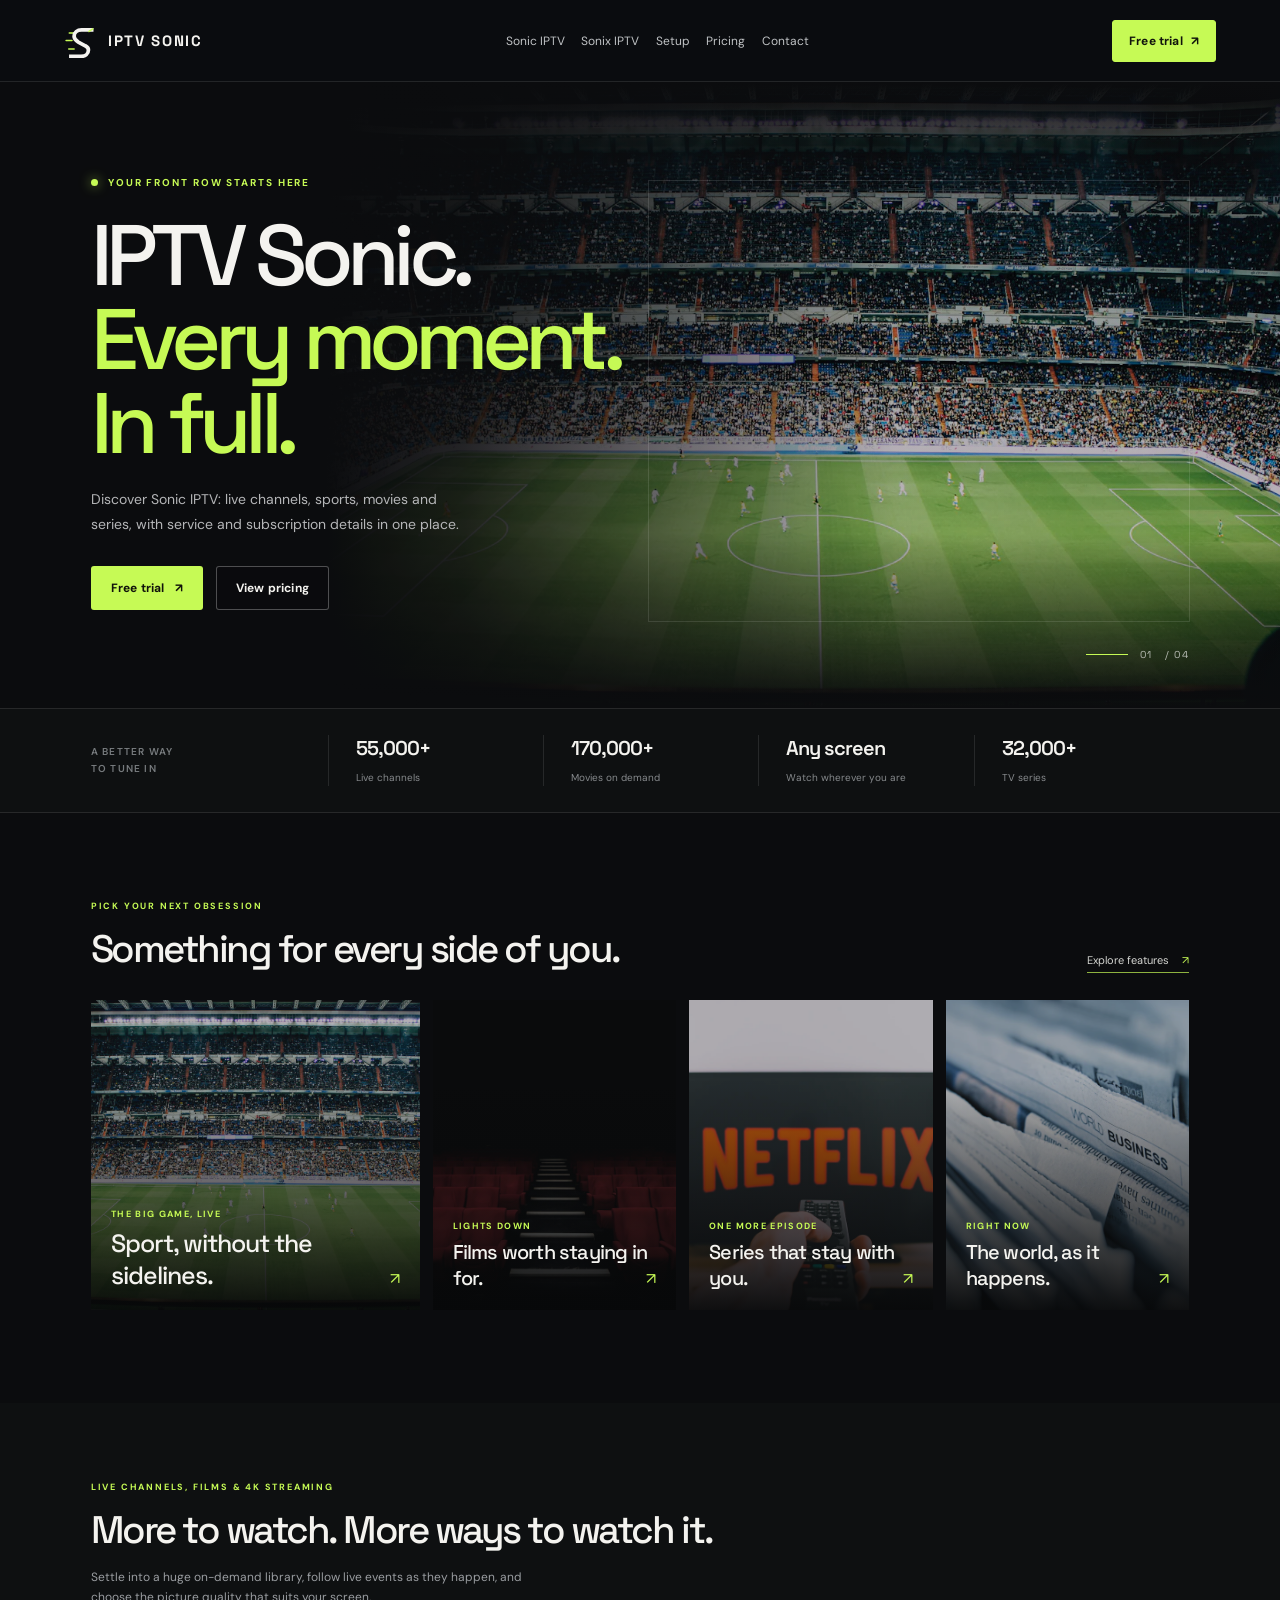
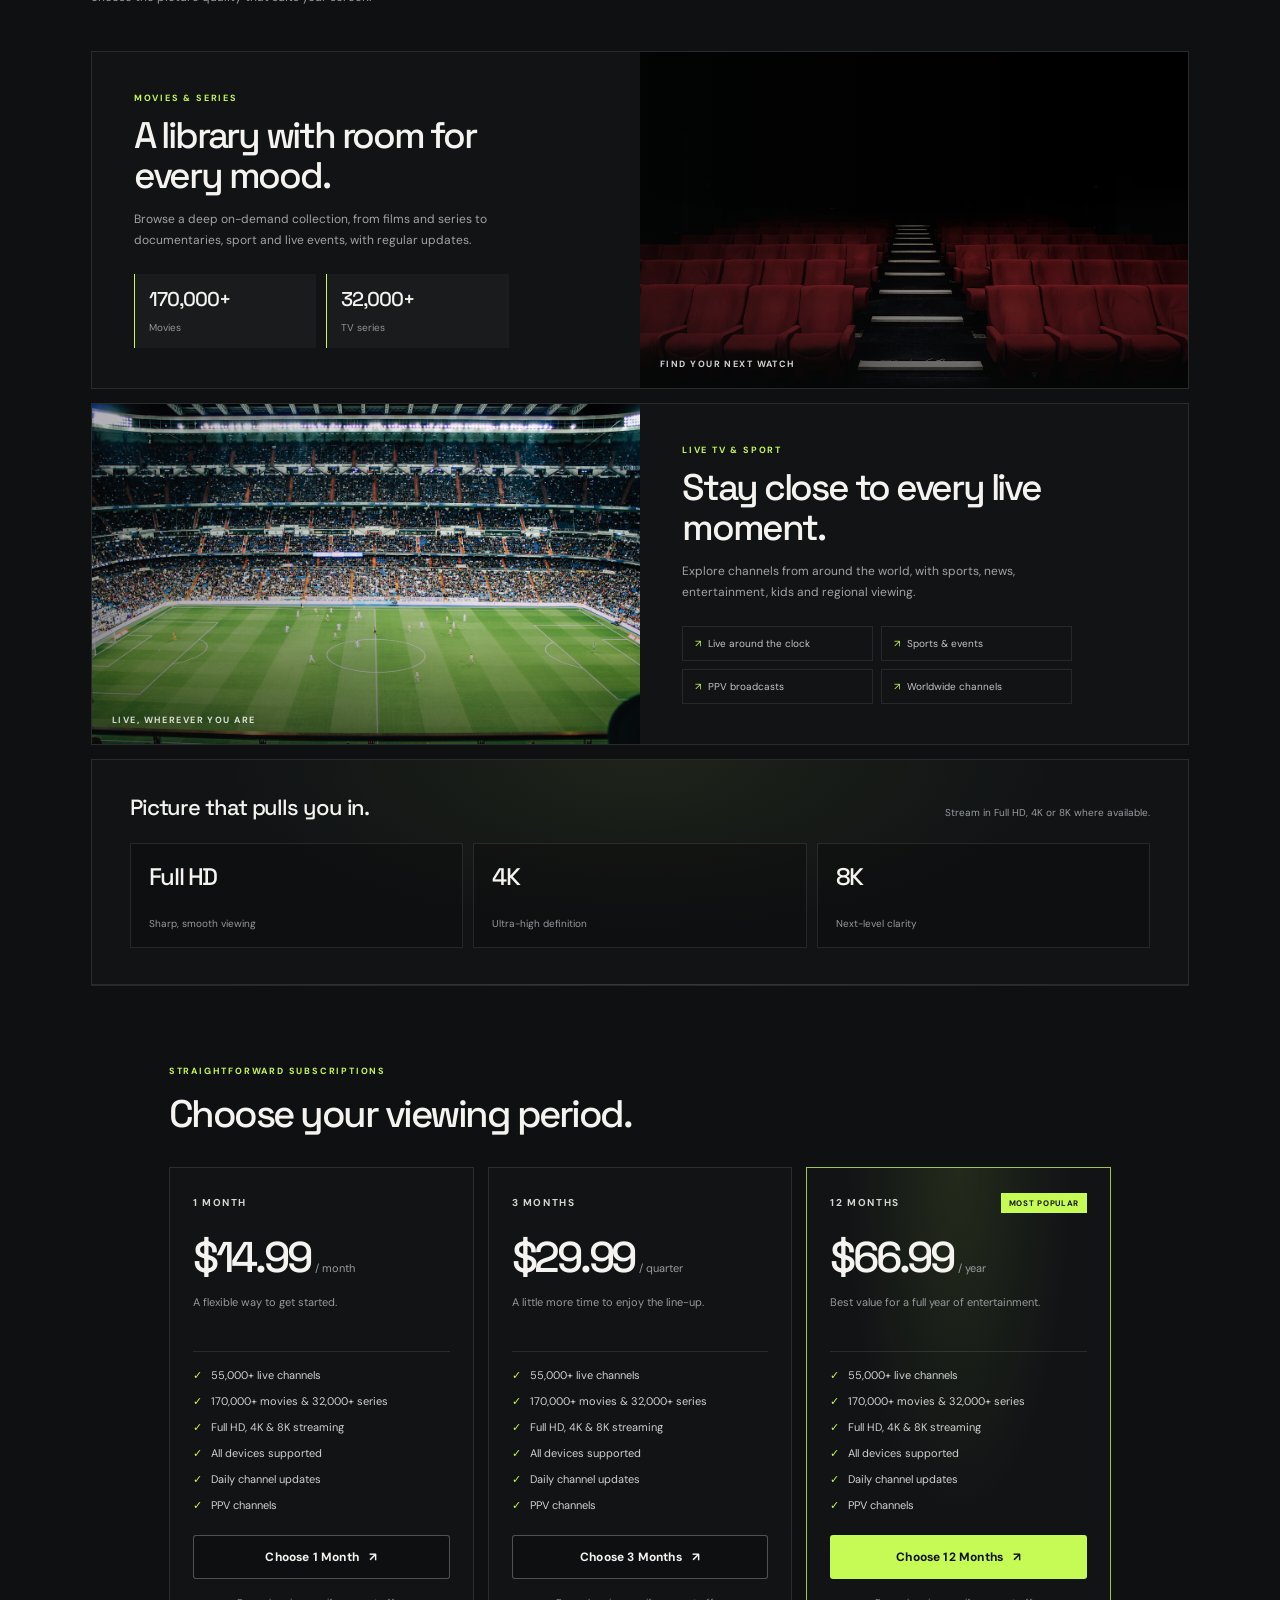
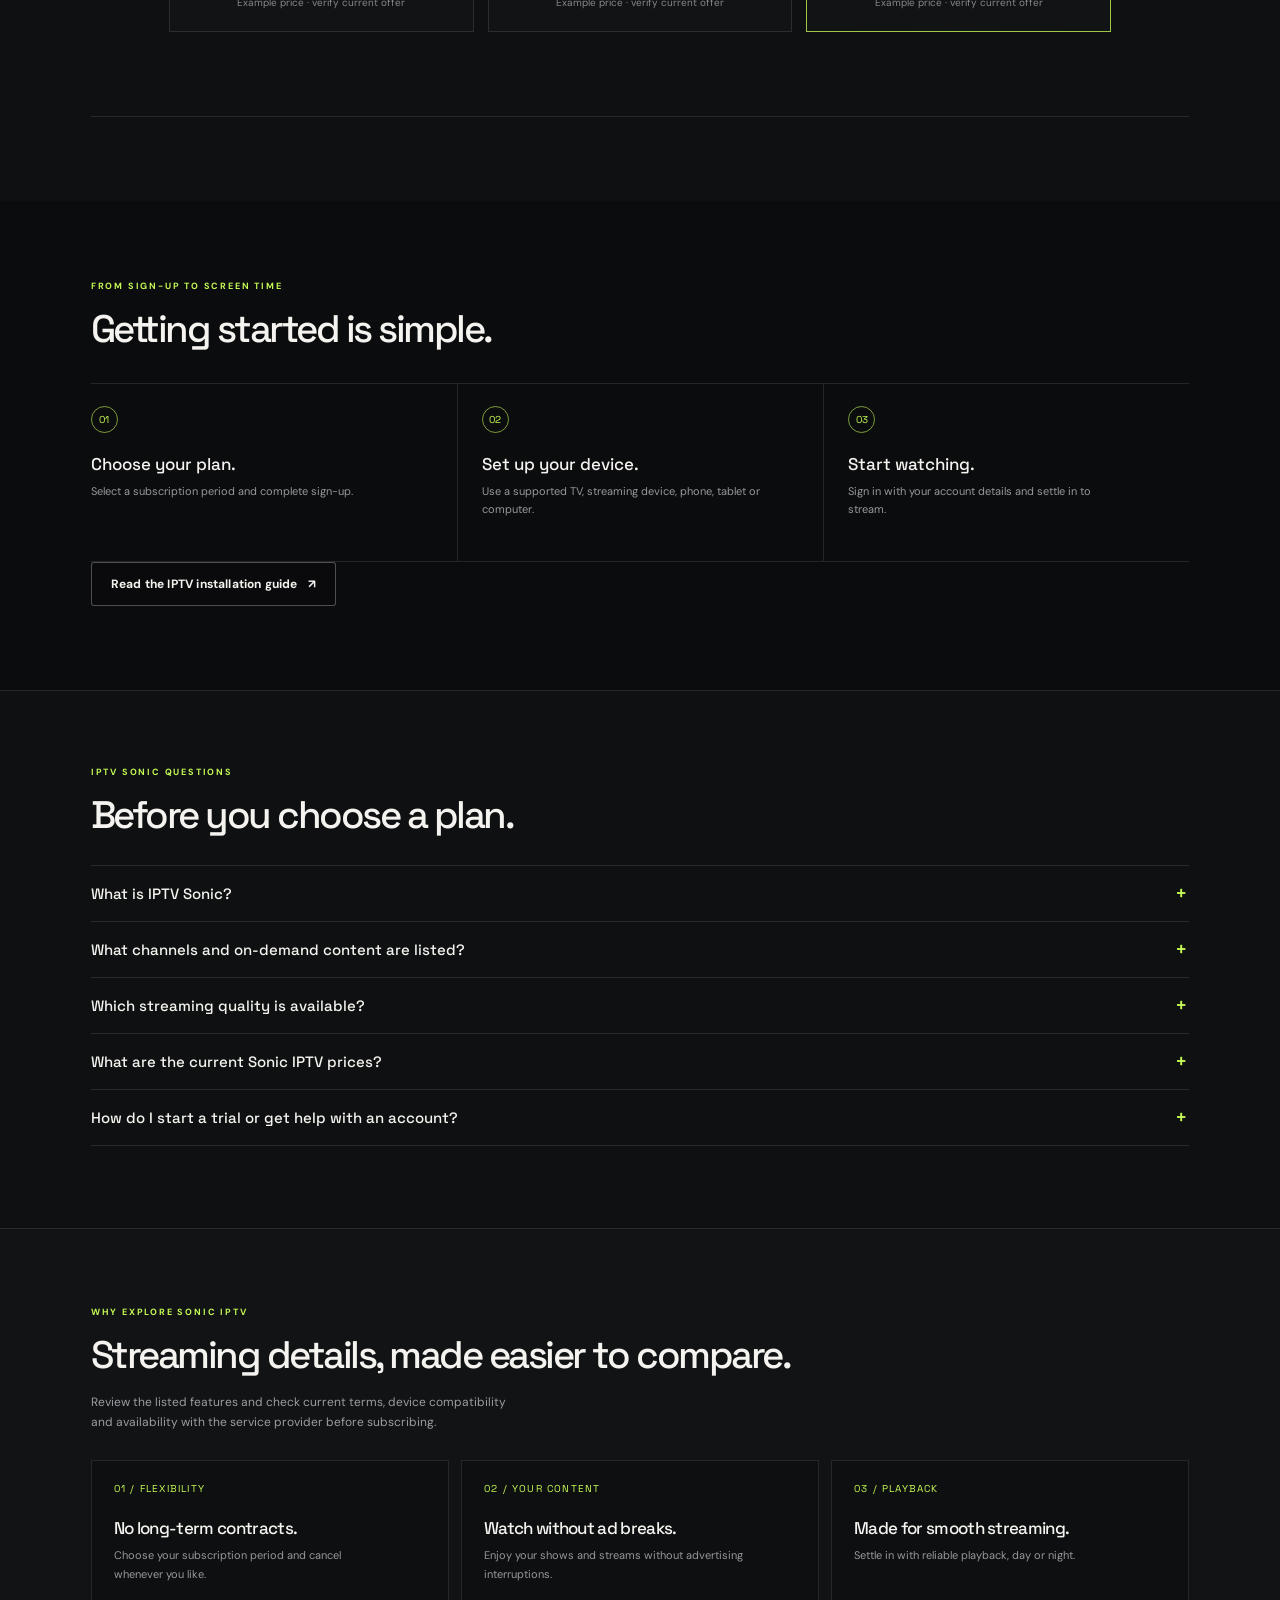
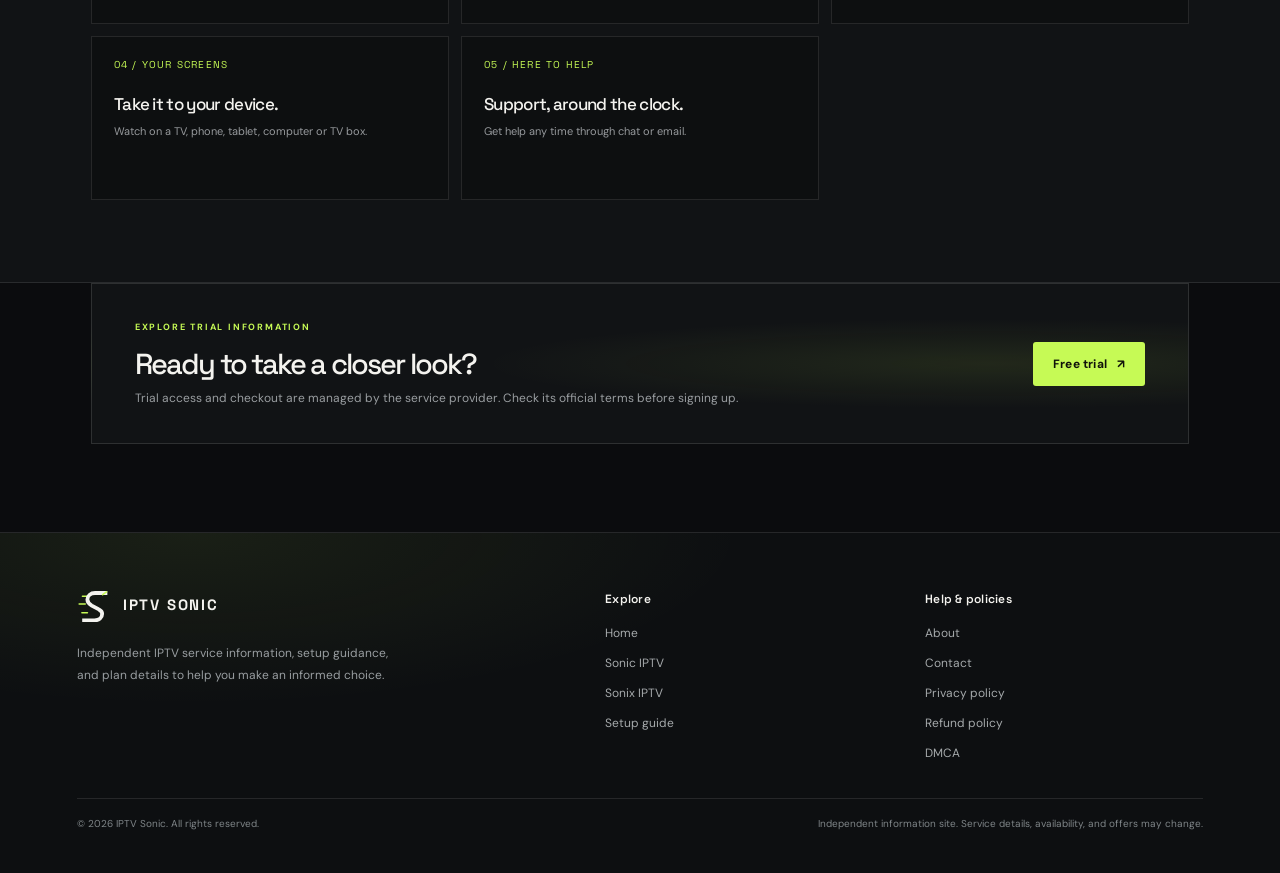
<file: index.html>
<!doctype html>
<html lang="en">
  <head>
    <meta charset="UTF-8" />
    <meta name="viewport" content="width=device-width, initial-scale=1.0" />
    <meta
      name="description"
      content="Explore IPTV Sonic: live TV, sports, movies and series with Sonic IPTV plan details, supported devices, streaming quality and trial information."
    />
    <meta name="robots" content="index, follow" />
    <meta name="theme-color" content="#0b0c0e" />
    <link rel="canonical" href="https://iptvsonic.com/" />
    <link rel="icon" type="image/svg+xml" href="favicon.svg?v=2" sizes="any" />
    <link rel="icon" type="image/png" sizes="32x32" href="favicon-32.png?v=2" />
    <link rel="shortcut icon" href="favicon.ico?v=2" />
    <link rel="apple-touch-icon" sizes="180x180" href="apple-touch-icon.png?v=2" />
    <link rel="preload" as="image" href="images/stadium.webp" fetchpriority="high" />
    <meta property="og:type" content="website" />
    <meta property="og:title" content="IPTV Sonic | Live TV, Movies &amp; Series" />
    <meta property="og:description" content="Explore IPTV Sonic and Sonic IPTV service information, content, supported devices and plan details." />
    <meta property="og:url" content="https://iptvsonic.com/" />
    <meta property="og:locale" content="en_US" />
    <meta property="og:image" content="https://iptvsonic.com/images/social-cover.webp" />
    <meta name="twitter:card" content="summary_large_image" />
    <meta name="twitter:title" content="IPTV Sonic | Live TV, Movies &amp; Series" />
    <meta name="twitter:description" content="Explore IPTV Sonic and Sonic IPTV service information, content, supported devices and plan details." />
    <meta name="twitter:image" content="https://iptvsonic.com/images/social-cover.webp" />
    <title>IPTV Sonic | Live TV, Movies &amp; Series Streaming</title>
    <script type="application/ld+json">
      {
        "@context": "https://schema.org",
        "@graph": [
          {
            "@type": "WebSite",
            "@id": "https://iptvsonic.com/#website",
            "url": "https://iptvsonic.com/",
            "name": "IPTV Sonic",
            "alternateName": "Sonic IPTV",
            "inLanguage": "en"
          },
          {
            "@type": "WebPage",
            "@id": "https://iptvsonic.com/#webpage",
            "url": "https://iptvsonic.com/",
            "name": "IPTV Sonic | Live TV, Movies & Series Streaming",
            "description": "Explore IPTV Sonic: live TV, sports, movies and series with Sonic IPTV plan details, supported devices, streaming quality and trial information.",
            "isPartOf": { "@id": "https://iptvsonic.com/#website" },
            "inLanguage": "en"
          },
          {
            "@type": "FAQPage",
            "@id": "https://iptvsonic.com/#faq",
            "mainEntity": [
              {
                "@type": "Question",
                "name": "What is IPTV Sonic?",
                "acceptedAnswer": {
                  "@type": "Answer",
                  "text": "IPTV Sonic is an informational landing page for live television and on-demand streaming offers. Subscription, trial, billing and account services are managed separately by the service provider."
                }
              },
              {
                "@type": "Question",
                "name": "What channels and on-demand content are listed?",
                "acceptedAnswer": {
                  "@type": "Answer",
                  "text": "The service provider advertises more than 55,000 live channels, 170,000 movies and 32,000 series. Catalog size, channel availability and content rights can vary; confirm the current catalog and terms with the provider before subscribing."
                }
              },
              {
                "@type": "Question",
                "name": "Which streaming quality is available?",
                "acceptedAnswer": {
                  "@type": "Answer",
                  "text": "The service provider advertises Full HD, 4K and 8K streaming. Actual playback quality depends on the selected content, device, app and connection."
                }
              },
              {
                "@type": "Question",
                "name": "What are the current Sonic IPTV prices?",
                "acceptedAnswer": {
                  "@type": "Answer",
                  "text": "Plan examples on this page may change. Check current pricing and plan details with the service provider before paying."
                }
              },
              {
                "@type": "Question",
                "name": "How do I start a trial or get help with an account?",
                "acceptedAnswer": {
                  "@type": "Answer",
                  "text": "Trial sign-up, billing and account support are handled by the service provider. Use the provider's official website or the support details in your order confirmation."
                }
              }
            ]
          }
        ]
      }
    </script>
    <link rel="preconnect" href="https://fonts.googleapis.com" />
    <link rel="preconnect" href="https://fonts.gstatic.com" crossorigin />
    <link
      href="https://fonts.googleapis.com/css2?family=DM+Sans:wght@400;500;600;700&family=Space+Grotesk:wght@400;500;600;700&display=swap"
      rel="stylesheet"
    />
    <style>
      :root {
        color-scheme: dark;
        --bg: #0b0c0e;
        --panel: #111315;
        --line: rgba(255, 255, 255, 0.1);
        --muted: #9a9da1;
        --white: #f4f3ef;
        --lime: #c6fa55;
        --font-display: "Space Grotesk", sans-serif;
        --font-body: "DM Sans", sans-serif;
      }

      * {
        box-sizing: border-box;
      }

      html {
        scroll-behavior: smooth;
      }

      body {
        margin: 0;
        background: var(--bg);
        color: var(--white);
        font-family: var(--font-body);
        -webkit-font-smoothing: antialiased;
      }

      a {
        color: inherit;
        text-decoration: none;
      }

      button {
        font: inherit;
      }

      .page-shell {
        width: min(1440px, 100%);
        margin: 0 auto;
        overflow: hidden;
      }

      .topbar {
        height: 82px;
        padding: 0 7.1%;
        display: flex;
        align-items: center;
        justify-content: space-between;
        border-bottom: 1px solid rgba(255, 255, 255, 0.07);
        position: relative;
        z-index: 5;
      }

      .brand {
        display: inline-flex;
        align-items: center;
        gap: 11px;
        font-family: var(--font-display);
        font-size: 19px;
        font-weight: 700;
        letter-spacing: 0.12em;
      }

      .brand-mark {
        width: 34px;
        height: 34px;
        display: inline-block;
        object-fit: contain;
      }

      .nav-links {
        display: flex;
        gap: 37px;
        color: #b9babe;
        font-size: 13px;
      }

      .nav-links a {
        transition: color 160ms ease;
      }

      .nav-links a:hover {
        color: var(--lime);
      }

      .nav-actions {
        display: flex;
        align-items: center;
        gap: 25px;
        font-size: 13px;
      }

      .button {
        min-height: 44px;
        padding: 0 19px;
        display: inline-flex;
        align-items: center;
        justify-content: center;
        gap: 10px;
        border: 1px solid transparent;
        border-radius: 3px;
        font-size: 12px;
        font-weight: 700;
        letter-spacing: 0.015em;
        transition: transform 160ms ease, background 160ms ease, border 160ms ease;
      }

      .button:hover {
        transform: translateY(-2px);
      }

      .button-primary {
        color: #10120a;
        background: var(--lime);
      }

      .button-primary:hover {
        background: #d5ff7c;
      }

      .button-quiet {
        color: var(--white);
        border-color: rgba(255, 255, 255, 0.28);
        background: rgba(10, 11, 13, 0.35);
      }

      .button-quiet:hover {
        border-color: var(--lime);
      }

      .hero {
        position: relative;
        min-height: 626px;
        display: flex;
        align-items: center;
        padding: 70px 7.1% 74px;
        isolation: isolate;
      }

      .hero::before {
        content: "";
        position: absolute;
        z-index: -2;
        inset: 0 0 0 25%;
        background:
          linear-gradient(90deg, var(--bg) 0%, rgba(11, 12, 14, 0.88) 15%, rgba(11, 12, 14, 0.18) 60%, rgba(11, 12, 14, 0.18) 100%),
          linear-gradient(0deg, var(--bg) 0%, transparent 28%, rgba(11, 12, 14, 0.12) 76%, var(--bg) 100%),
          url("images/stadium.webp") center 48% / cover;
        opacity: 0.88;
      }

      .hero::after {
        content: "";
        position: absolute;
        z-index: -1;
        width: 540px;
        height: 440px;
        right: 7%;
        top: 98px;
        border: 1px solid rgba(255, 255, 255, 0.11);
        pointer-events: none;
      }

      .hero-copy {
        width: min(590px, 58%);
        position: relative;
        z-index: 1;
        padding: 20px 0;
      }

      .eyebrow {
        display: flex;
        align-items: center;
        gap: 10px;
        color: var(--lime);
        font-size: 10px;
        font-weight: 700;
        letter-spacing: 0.19em;
        text-transform: uppercase;
      }

      .live-dot {
        width: 7px;
        height: 7px;
        background: var(--lime);
        border-radius: 50%;
        box-shadow: 0 0 12px rgba(198, 250, 85, 0.65);
      }

      h1,
      h2,
      h3,
      p {
        margin-top: 0;
      }

      h1 {
        max-width: 620px;
        margin: 25px 0 21px;
        font-family: var(--font-display);
        font-size: clamp(52px, 6.7vw, 91px);
        font-weight: 500;
        letter-spacing: -0.078em;
        line-height: 0.98;
      }

      h1 span {
        color: var(--lime);
      }

      .hero-description {
        max-width: 390px;
        margin-bottom: 29px;
        color: #b5b6b8;
        font-size: 14px;
        line-height: 1.8;
      }

      .hero-ctas {
        display: flex;
        align-items: center;
        gap: 13px;
      }

      .play-icon {
        width: 17px;
        height: 17px;
        display: inline-grid;
        place-items: center;
        border: 1px solid rgba(255, 255, 255, 0.7);
        border-radius: 50%;
        font-size: 7px;
        line-height: 1;
      }

      .hero-index {
        position: absolute;
        right: 7.1%;
        bottom: 47px;
        display: flex;
        align-items: center;
        gap: 12px;
        color: rgba(255, 255, 255, 0.68);
        font-family: var(--font-display);
        font-size: 10px;
        letter-spacing: 0.14em;
      }

      .hero-index::before {
        content: "";
        width: 42px;
        height: 1px;
        background: var(--lime);
      }

      .proof-strip {
        min-height: 105px;
        padding: 22px 7.1%;
        display: grid;
        grid-template-columns: 1.1fr repeat(4, 1fr);
        align-items: center;
        border-top: 1px solid var(--line);
        border-bottom: 1px solid var(--line);
        background: #0e1011;
      }

      .proof-intro {
        color: #777b7e;
        font-size: 10px;
        font-weight: 600;
        letter-spacing: 0.12em;
        line-height: 1.65;
        text-transform: uppercase;
      }

      .proof-stat {
        min-height: 39px;
        padding-left: 27px;
        border-left: 1px solid var(--line);
      }

      .proof-stat strong {
        display: block;
        margin-bottom: 4px;
        font-family: var(--font-display);
        font-size: 20px;
        font-weight: 600;
        letter-spacing: -0.05em;
      }

      .proof-stat span {
        color: #878a8d;
        font-size: 10px;
      }

      .content-section {
        padding: 87px 7.1% 93px;
      }

      .section-heading {
        margin-bottom: 27px;
        display: flex;
        align-items: end;
        justify-content: space-between;
      }

      .section-kicker {
        margin-bottom: 12px;
        color: var(--lime);
        font-size: 9px;
        font-weight: 700;
        letter-spacing: 0.2em;
        text-transform: uppercase;
      }

      h2 {
        margin-bottom: 0;
        font-family: var(--font-display);
        font-size: clamp(29px, 3vw, 40px);
        font-weight: 500;
        letter-spacing: -0.065em;
      }

      .text-link {
        padding-bottom: 5px;
        color: #d4d5d1;
        border-bottom: 1px solid rgba(198, 250, 85, 0.7);
        font-size: 11px;
      }

      .text-link span {
        padding-left: 10px;
        color: var(--lime);
      }

      .feature-showcase {
        padding: 78px 7.1% 84px;
        background: #0e1011;
      }

      .feature-showcase-heading {
        margin-bottom: 43px;
      }

      .feature-showcase-heading p {
        max-width: 435px;
        margin: 13px 0 0;
        color: var(--muted);
        font-size: 12px;
        line-height: 1.7;
      }

      .feature-story {
        min-height: 335px;
        margin-bottom: 14px;
        display: grid;
        grid-template-columns: 1fr 1fr;
        border: 1px solid rgba(255, 255, 255, 0.1);
        background: #111315;
      }

      .feature-story-copy {
        padding: 40px 42px;
        display: flex;
        align-items: flex-start;
        flex-direction: column;
        justify-content: center;
      }

      .feature-story-copy h3 {
        max-width: 420px;
        margin: 0 0 13px;
        font-family: var(--font-display);
        font-size: clamp(27px, 3vw, 37px);
        font-weight: 500;
        letter-spacing: -0.06em;
        line-height: 1.08;
      }

      .feature-story-copy > p {
        max-width: 410px;
        margin: 0 0 23px;
        color: #a1a4a5;
        font-size: 12px;
        line-height: 1.75;
      }

      .library-numbers {
        width: 100%;
        max-width: 375px;
        display: grid;
        grid-template-columns: 1fr 1fr;
        gap: 10px;
      }

      .library-number {
        padding: 12px 14px;
        border-left: 1px solid var(--lime);
        background: rgba(255, 255, 255, 0.035);
      }

      .library-number strong {
        display: block;
        margin-bottom: 3px;
        font-family: var(--font-display);
        font-size: 20px;
        font-weight: 500;
        letter-spacing: -0.05em;
      }

      .library-number span {
        color: #919597;
        font-size: 10px;
      }

      .feature-art {
        min-height: 335px;
        position: relative;
        overflow: hidden;
        background-color: #1b2021;
        background-position: center;
        background-size: cover;
      }

      .feature-art::after {
        content: "";
        position: absolute;
        inset: 0;
        background: linear-gradient(90deg, rgba(10, 12, 13, 0.28), transparent 70%), linear-gradient(0deg, rgba(8, 9, 10, 0.58), transparent 50%);
      }

      .feature-art-library {
        background-image: url("images/cinema.webp");
      }

      .feature-art-live {
        background-image: url("images/stadium.webp");
      }

      .art-caption {
        position: absolute;
        z-index: 1;
        right: 20px;
        bottom: 18px;
        left: 20px;
        color: rgba(255, 255, 255, 0.82);
        font-size: 9px;
        font-weight: 700;
        letter-spacing: 0.16em;
        text-transform: uppercase;
      }

      .feature-story-reverse .feature-art {
        order: 0;
      }

      .feature-story-reverse .feature-story-copy {
        order: 1;
      }

      .live-points {
        width: 100%;
        max-width: 390px;
        display: grid;
        grid-template-columns: 1fr 1fr;
        gap: 8px;
      }

      .live-point {
        padding: 10px 12px;
        border: 1px solid rgba(255, 255, 255, 0.09);
        color: #c4c6c4;
        font-size: 10px;
      }

      .live-point::before {
        content: "↗";
        margin-right: 7px;
        color: var(--lime);
      }

      .quality-panel {
        margin-top: 14px;
        padding: 33px 38px 36px;
        border: 1px solid rgba(255, 255, 255, 0.1);
        background:
          radial-gradient(ellipse at 50% 0%, rgba(198, 250, 85, 0.07), transparent 54%),
          #111315;
      }

      .quality-panel-heading {
        margin-bottom: 22px;
        display: flex;
        align-items: end;
        justify-content: space-between;
        gap: 20px;
      }

      .quality-panel-heading h3 {
        margin: 0;
        font-family: var(--font-display);
        font-size: 22px;
        font-weight: 500;
        letter-spacing: -0.05em;
      }

      .quality-panel-heading p {
        margin: 0 0 2px;
        color: var(--muted);
        font-size: 10px;
      }

      .quality-levels {
        display: grid;
        grid-template-columns: repeat(3, 1fr);
        gap: 10px;
      }

      .quality-level {
        min-height: 105px;
        padding: 17px 18px;
        display: flex;
        align-items: flex-start;
        flex-direction: column;
        justify-content: space-between;
        border: 1px solid rgba(255, 255, 255, 0.1);
        background: rgba(7, 8, 9, 0.32);
      }

      .quality-level strong {
        font-family: var(--font-display);
        font-size: 24px;
        font-weight: 500;
        letter-spacing: -0.06em;
      }

      .quality-level span {
        color: #96999c;
        font-size: 10px;
      }

      .setup-section {
        padding: 79px 7.1% 84px;
      }

      .setup-heading {
        margin-bottom: 30px;
      }

      .setup-grid {
        display: grid;
        grid-template-columns: repeat(3, 1fr);
        border-top: 1px solid var(--line);
        border-bottom: 1px solid var(--line);
      }

      .setup-step {
        min-height: 177px;
        padding: 22px 24px 23px 0;
      }

      .setup-step + .setup-step {
        padding-left: 24px;
        border-left: 1px solid var(--line);
      }

      .setup-step-number {
        width: 27px;
        height: 27px;
        margin-bottom: 20px;
        display: inline-grid;
        place-items: center;
        color: var(--lime);
        border: 1px solid rgba(198, 250, 85, 0.6);
        border-radius: 50%;
        font-family: var(--font-display);
        font-size: 10px;
      }

      .setup-step h3 {
        margin: 0 0 7px;
        font-family: var(--font-display);
        font-size: 17px;
        font-weight: 500;
      }

      .setup-step p {
        max-width: 280px;
        margin: 0;
        color: #96999c;
        font-size: 11px;
        line-height: 1.65;
      }

      .faq-section {
        padding: 75px 7.1% 82px;
        border-top: 1px solid var(--line);
        background: #0e1011;
      }

      .faq-heading {
        margin-bottom: 26px;
      }

      .faq-list {
        border-top: 1px solid var(--line);
      }

      .faq-list details {
        border-bottom: 1px solid var(--line);
      }

      .faq-list summary {
        padding: 18px 32px 18px 0;
        position: relative;
        color: var(--white);
        cursor: pointer;
        font-family: var(--font-display);
        font-size: 15px;
        font-weight: 500;
        list-style: none;
      }

      .faq-list summary::-webkit-details-marker {
        display: none;
      }

      .faq-list summary::after {
        content: "+";
        position: absolute;
        top: 50%;
        right: 2px;
        color: var(--lime);
        font-size: 20px;
        transform: translateY(-50%);
      }

      .faq-list details[open] summary::after {
        content: "−";
      }

      .faq-list details p {
        max-width: 760px;
        margin: 0;
        padding: 0 24px 18px 0;
        color: #a1a4a5;
        font-size: 12px;
        line-height: 1.8;
      }

      .faq-list a {
        color: var(--lime);
        text-decoration: underline;
        text-underline-offset: 3px;
      }

      .why-section {
        padding: 77px 7.1% 82px;
        border-top: 1px solid var(--line);
        border-bottom: 1px solid var(--line);
        background: #111315;
      }

      .why-heading {
        margin-bottom: 28px;
      }

      .why-heading p {
        max-width: 420px;
        margin: 13px 0 0;
        color: var(--muted);
        font-size: 12px;
        line-height: 1.7;
      }

      .benefit-grid {
        display: grid;
        grid-template-columns: repeat(3, minmax(0, 1fr));
        gap: 12px;
      }

      .benefit-card {
        min-height: 164px;
        padding: 21px 22px;
        border: 1px solid rgba(255, 255, 255, 0.1);
        background: #0d0f10;
      }

      .benefit-number {
        display: block;
        margin-bottom: 22px;
        color: var(--lime);
        font-family: var(--font-display);
        font-size: 10px;
        letter-spacing: 0.12em;
      }

      .benefit-card h3 {
        margin: 0 0 7px;
        font-family: var(--font-display);
        font-size: 17px;
        font-weight: 500;
        letter-spacing: -0.04em;
      }

      .benefit-card p {
        max-width: 260px;
        margin: 0;
        color: #96999c;
        font-size: 11px;
        line-height: 1.65;
      }

      .pricing-section {
        padding: 79px 7.1% 84px;
        border-top: 1px solid var(--line);
        border-bottom: 1px solid var(--line);
        background: #0e1011;
      }

      .pricing-heading {
        margin-bottom: 29px;
        display: flex;
        align-items: end;
        justify-content: space-between;
        gap: 24px;
      }

      .pricing-heading p {
        max-width: 270px;
        margin: 0 0 4px;
        color: var(--muted);
        font-size: 12px;
        line-height: 1.7;
      }

      .pricing-heading p a {
        color: var(--lime);
        text-decoration: underline;
        text-underline-offset: 3px;
      }

      .pricing-grid {
        display: grid;
        grid-template-columns: repeat(3, minmax(0, 1fr));
        gap: 14px;
      }

      .plan-card {
        min-height: 360px;
        padding: 25px 23px 22px;
        display: flex;
        flex-direction: column;
        border: 1px solid rgba(255, 255, 255, 0.11);
        background: #111315;
      }

      .plan-card.featured {
        border-color: rgba(198, 250, 85, 0.78);
        background:
          radial-gradient(ellipse at 50% 0%, rgba(198, 250, 85, 0.1), transparent 53%),
          #111315;
      }

      .plan-topline {
        min-height: 20px;
        margin-bottom: 17px;
        display: flex;
        align-items: center;
        justify-content: space-between;
      }

      .plan-name {
        color: #d6d7d3;
        font-size: 10px;
        font-weight: 700;
        letter-spacing: 0.16em;
        text-transform: uppercase;
      }

      .plan-badge {
        padding: 5px 8px;
        color: #14170d;
        background: var(--lime);
        font-size: 8px;
        font-weight: 700;
        letter-spacing: 0.09em;
        text-transform: uppercase;
      }

      .plan-price {
        display: flex;
        align-items: baseline;
        gap: 5px;
        font-family: var(--font-display);
      }

      .plan-price strong {
        font-size: 43px;
        font-weight: 500;
        letter-spacing: -0.075em;
      }

      .plan-price span {
        color: var(--muted);
        font-family: var(--font-body);
        font-size: 11px;
      }

      .plan-summary {
        min-height: 39px;
        margin: 8px 0 19px;
        color: #96999c;
        font-size: 11px;
        line-height: 1.65;
      }

      .plan-features {
        margin: 0 0 23px;
        padding: 16px 0 0;
        display: grid;
        gap: 12px;
        border-top: 1px solid var(--line);
        list-style: none;
      }

      .plan-features li {
        display: flex;
        gap: 9px;
        color: #d1d2cf;
        font-size: 11px;
      }

      .plan-features li::before {
        content: "✓";
        color: var(--lime);
      }

      .plan-card .button {
        width: 100%;
        margin-top: auto;
      }

      .trial-note {
        margin: 17px 0 0;
        color: #85898b;
        font-size: 10px;
        text-align: center;
      }

      .category-grid {
        display: grid;
        grid-template-columns: 1.35fr 1fr 1fr 1fr;
        gap: 13px;
      }

      .category-card {
        min-height: 257px;
        position: relative;
        overflow: hidden;
        background: #202326;
      }

      .category-card::before {
        content: "";
        position: absolute;
        inset: 0;
        background-image: var(--card-image);
        background-position: center;
        background-size: cover;
        opacity: 0.67;
        transition: transform 450ms ease, opacity 250ms ease;
      }

      .category-card:hover::before {
        transform: scale(1.045);
        opacity: 0.84;
      }

      .category-card::after {
        content: "";
        position: absolute;
        inset: 25% 0 0;
        background: linear-gradient(0deg, rgba(7, 8, 9, 0.95), transparent);
      }

      .category-card:first-child {
        min-height: 310px;
      }

      .category-card:first-child::before {
        background-position: center;
      }

      .category-card-content {
        position: absolute;
        z-index: 1;
        right: 20px;
        bottom: 19px;
        left: 20px;
      }

      .category-label {
        margin-bottom: 7px;
        color: var(--lime);
        font-size: 9px;
        font-weight: 700;
        letter-spacing: 0.15em;
        text-transform: uppercase;
      }

      .category-card h3 {
        margin: 0;
        font-family: var(--font-display);
        font-size: 20px;
        font-weight: 500;
        letter-spacing: -0.04em;
      }

      .category-card:first-child h3 {
        font-size: 25px;
      }

      .category-arrow {
        position: absolute;
        right: 0;
        bottom: 2px;
        color: var(--lime);
        font-size: 16px;
      }

      .bottom-cta {
        margin: 0 7.1% 88px;
        padding: 37px 43px;
        display: flex;
        align-items: center;
        justify-content: space-between;
        border: 1px solid rgba(255, 255, 255, 0.12);
        background:
          radial-gradient(ellipse at 82% 50%, rgba(198, 250, 85, 0.09), transparent 40%),
          #111315;
      }

      .bottom-cta h2 {
        margin-bottom: 8px;
        font-size: 29px;
      }

      .bottom-cta p {
        margin-bottom: 0;
        color: #999da0;
        font-size: 12px;
      }

      footer {
        min-height: 76px;
        padding: 0 7.1%;
        display: flex;
        align-items: center;
        justify-content: space-between;
        border-top: 1px solid var(--line);
        color: #777b7e;
        font-size: 12px;
      }

      .footer-links {
        display: flex;
        gap: 26px;
        font-size: 13px;
      }

      .footer-links a:hover {
        color: var(--white);
      }

      .menu-toggle {
        width: 40px;
        height: 40px;
        display: none;
        align-items: center;
        justify-content: center;
        color: var(--white);
        border: 1px solid var(--line);
        border-radius: 3px;
        background: transparent;
        cursor: pointer;
      }

      @media (max-width: 850px) {
        .topbar {
          padding: 0 5%;
        }

        .nav-links {
          gap: 20px;
        }

        .nav-actions {
          gap: 14px;
        }

        .hero {
          min-height: 590px;
          padding-right: 5%;
          padding-left: 5%;
        }

        .hero::before {
          left: 10%;
        }

        .proof-strip,
        .content-section {
          padding-right: 5%;
          padding-left: 5%;
        }

        .pricing-section {
          padding-right: 5%;
          padding-left: 5%;
        }

        .why-section {
          padding-right: 5%;
          padding-left: 5%;
        }

        .feature-showcase,
        .setup-section,
        .faq-section {
          padding-right: 5%;
          padding-left: 5%;
        }

        .feature-story-copy {
          padding: 31px 27px;
        }

        .quality-panel {
          padding-right: 25px;
          padding-left: 25px;
        }

        .benefit-grid {
          grid-template-columns: repeat(2, minmax(0, 1fr));
        }

        .category-grid {
          grid-template-columns: repeat(2, 1fr);
        }

        .category-card,
        .category-card:first-child {
          min-height: 250px;
        }

        .bottom-cta {
          margin-right: 5%;
          margin-left: 5%;
        }

        footer {
          padding-right: 5%;
          padding-left: 5%;
        }
      }

      @media (max-width: 1100px) {
        .topbar {
          height: 70px;
        }

        .menu-toggle {
          display: inline-flex;
          order: 3;
        }

        .nav-links {
          position: absolute;
          top: 69px;
          right: 0;
          left: 0;
          padding: 19px 5% 22px;
          display: none;
          flex-direction: column;
          gap: 19px;
          border-bottom: 1px solid var(--line);
          background: #101214;
        }

        .nav-links.is-open {
          display: flex;
        }

        .nav-actions {
          margin-left: auto;
          margin-right: 13px;
        }

        .nav-actions .button-quiet {
          display: none;
        }

        .nav-actions .button {
          min-height: 37px;
          padding: 0 12px;
          font-size: 10px;
        }
      }

      @media (max-width: 620px) {
        .topbar {
          height: 70px;
        }

        .menu-toggle {
          display: inline-flex;
          order: 3;
        }

        .nav-links {
          position: absolute;
          top: 69px;
          right: 0;
          left: 0;
          padding: 19px 5% 22px;
          display: none;
          flex-direction: column;
          gap: 19px;
          border-bottom: 1px solid var(--line);
          background: #101214;
        }

        .nav-links.is-open {
          display: flex;
        }

        .nav-actions {
          margin-left: auto;
          margin-right: 13px;
        }

        .nav-actions .button {
          min-height: 37px;
          padding: 0 12px;
          font-size: 10px;
        }

        .nav-actions .button-quiet {
          display: none;
        }

        .brand {
          gap: 8px;
          font-size: 16px;
        }

        .brand-mark {
          width: 30px;
          height: 30px;
        }

        .hero {
          min-height: 620px;
          align-items: end;
          padding: 90px 6% 69px;
        }

        .hero::before {
          inset: 0;
          background:
            linear-gradient(0deg, var(--bg) 2%, rgba(11, 12, 14, 0.88) 25%, rgba(11, 12, 14, 0.15) 83%, var(--bg) 100%),
            linear-gradient(90deg, rgba(11, 12, 14, 0.5), transparent),
            url("images/stadium.webp") 58% center / cover;
        }

        .hero::after {
          width: 64%;
          height: 190px;
          top: 94px;
          right: 6%;
        }

        .hero-copy {
          width: 100%;
        }

        h1 {
          max-width: 440px;
          font-size: clamp(55px, 15vw, 78px);
        }

        .hero-description {
          max-width: 340px;
          font-size: 13px;
        }

        .hero-index {
          right: 6%;
          bottom: 29px;
        }

        .proof-strip {
          padding: 22px 6%;
          grid-template-columns: repeat(2, 1fr);
          gap: 20px 0;
        }

        .proof-intro {
          grid-column: span 2;
        }

        .proof-stat {
          padding-left: 15px;
        }

        .proof-stat:nth-child(2n) {
          border-left: 0;
          padding-left: 0;
        }

        .proof-stat strong {
          font-size: 18px;
        }

        .content-section {
          padding: 66px 6% 70px;
        }

        .pricing-section {
          padding: 64px 6% 68px;
        }

        .why-section {
          padding: 63px 6% 67px;
        }

        .feature-showcase,
        .setup-section,
        .faq-section {
          padding: 63px 6% 67px;
        }

        .feature-showcase-heading {
          margin-bottom: 27px;
        }

        .feature-story {
          grid-template-columns: 1fr;
        }

        .feature-art,
        .feature-story {
          min-height: unset;
        }

        .feature-art {
          min-height: 220px;
          order: 0 !important;
        }

        .feature-story-copy {
          min-height: 265px;
          padding: 25px 21px;
          order: 1 !important;
        }

        .quality-panel {
          padding: 24px 19px;
        }

        .quality-panel-heading {
          align-items: start;
          flex-direction: column;
          gap: 8px;
        }

        .quality-levels {
          grid-template-columns: 1fr;
          gap: 8px;
        }

        .quality-level {
          min-height: 78px;
        }

        .setup-heading {
          margin-bottom: 24px;
        }

        .setup-grid {
          grid-template-columns: 1fr;
        }

        .setup-step,
        .setup-step + .setup-step {
          min-height: 0;
          padding: 19px 0;
          border-left: 0;
        }

        .setup-step + .setup-step {
          border-top: 1px solid var(--line);
        }

        .setup-step-number {
          margin-bottom: 13px;
        }

        .benefit-grid {
          grid-template-columns: 1fr;
          gap: 9px;
        }

        .benefit-card {
          min-height: 145px;
          padding: 18px;
        }

        .benefit-number {
          margin-bottom: 16px;
        }

        .pricing-heading {
          align-items: start;
          flex-direction: column;
          gap: 13px;
        }

        .pricing-heading p {
          max-width: 340px;
        }

        .pricing-grid {
          grid-template-columns: 1fr;
          gap: 11px;
        }

        .plan-card {
          min-height: unset;
          padding: 22px 19px;
        }

        .plan-summary {
          min-height: 0;
        }

        .section-heading {
          align-items: start;
          gap: 15px;
        }

        .section-heading .text-link {
          margin-top: 27px;
          white-space: nowrap;
          font-size: 10px;
        }

        .category-grid {
          gap: 9px;
        }

        .category-card,
        .category-card:first-child {
          min-height: 210px;
        }

        .category-card-content {
          right: 12px;
          bottom: 13px;
          left: 12px;
        }

        .category-card h3 {
          font-size: 17px;
        }

        .category-card:first-child h3 {
          font-size: 20px;
        }

        .bottom-cta {
          margin: 0 6% 62px;
          padding: 27px 22px;
          align-items: start;
          flex-direction: column;
          gap: 21px;
        }

        .bottom-cta h2 {
          font-size: 25px;
        }

        footer {
          min-height: 100px;
          padding: 18px 6%;
          align-items: start;
          flex-direction: column;
          gap: 14px;
        }

        .footer-links {
          gap: 16px;
          flex-wrap: wrap;
        }
      }

      @media (prefers-reduced-motion: reduce) {
        *,
        *::before,
        *::after {
          scroll-behavior: auto !important;
          transition-duration: 0.01ms !important;
        }
      }
    </style>
    <link rel="stylesheet" href="footer.css" />
    <link rel="stylesheet" href="header.css" />
    <script src="header.js" defer></script>
  </head>
  <body>
    <div class="page-shell">
      <header class="topbar site-header">
        <a class="brand site-header-brand" href="index.html" aria-label="IPTV Sonic home">
          <img class="brand-mark" src="sonic-mark.svg" alt="" aria-hidden="true" />
          <span>IPTV SONIC</span>
        </a>
        <nav class="nav-links site-header-nav" id="site-navigation" aria-label="Main navigation">
          <a href="sonic-iptv.html">Sonic IPTV</a>
          <a href="sonix-iptv.html">Sonix IPTV</a>
          <a href="installation-guide.html">Setup</a>
          <a href="#pricing">Pricing</a>
          <a href="contact.html">Contact</a>
        </nav>
        <div class="nav-actions site-header-actions">
          <a class="button button-primary site-header-cta" href="https://tvkix.com/trial/">Free trial <span aria-hidden="true">↗</span></a>
        </div>
        <button class="menu-toggle site-header-toggle" type="button" aria-label="Open navigation" aria-expanded="false" aria-controls="site-navigation">
          <span aria-hidden="true">☰</span>
        </button>
      </header>

      <main>
        <section class="hero" id="discover">
          <div class="hero-copy">
            <div class="eyebrow"><span class="live-dot"></span> Your front row starts here</div>
            <h1>IPTV Sonic.<br /><span>Every moment. In full.</span></h1>
            <p class="hero-description">
              Discover Sonic IPTV: live channels, sports, movies and series, with service and subscription details in one place.
            </p>
            <div class="hero-ctas">
              <a class="button button-primary" href="https://tvkix.com/trial/">Free trial <span aria-hidden="true">↗</span></a>
              <a class="button button-quiet" href="#pricing">View pricing</a>
            </div>
          </div>
          <div class="hero-index"><span>01</span> / 04</div>
        </section>

        <section class="proof-strip" aria-label="IPTV Sonic service highlights">
          <div class="proof-intro">A better way<br />to tune in</div>
          <div class="proof-stat"><strong>55,000+</strong><span>Live channels</span></div>
          <div class="proof-stat"><strong>170,000+</strong><span>Movies on demand</span></div>
          <div class="proof-stat"><strong>Any screen</strong><span>Watch wherever you are</span></div>
          <div class="proof-stat"><strong>32,000+</strong><span>TV series</span></div>
        </section>

        <section class="content-section" id="channels">
          <div class="section-heading">
            <div>
              <div class="section-kicker">Pick your next obsession</div>
              <h2>Something for every side of you.</h2>
            </div>
            <a class="text-link" href="#features">Explore features <span aria-hidden="true">↗</span></a>
          </div>

          <div class="category-grid">
            <a class="category-card" href="#features" style="--card-image: url('images/stadium.webp')">
              <div class="category-card-content">
                <div class="category-label">The big game, live</div>
                <h3>Sport, without the sidelines.</h3>
                <span class="category-arrow" aria-hidden="true">↗</span>
              </div>
            </a>
            <a class="category-card" href="#features" style="--card-image: url('images/cinema.webp')">
              <div class="category-card-content">
                <div class="category-label">Lights down</div>
                <h3>Films worth staying in for.</h3>
                <span class="category-arrow" aria-hidden="true">↗</span>
              </div>
            </a>
            <a class="category-card" href="#features" style="--card-image: url('images/live-tv.webp')">
              <div class="category-card-content">
                <div class="category-label">One more episode</div>
                <h3>Series that stay with you.</h3>
                <span class="category-arrow" aria-hidden="true">↗</span>
              </div>
            </a>
            <a class="category-card" href="#features" style="--card-image: url('images/entertainment.webp')">
              <div class="category-card-content">
                <div class="category-label">Right now</div>
                <h3>The world, as it happens.</h3>
                <span class="category-arrow" aria-hidden="true">↗</span>
              </div>
            </a>
          </div>
        </section>

        <section class="feature-showcase" id="features">
          <div class="feature-showcase-heading">
            <div class="section-kicker">Live channels, films &amp; 4K streaming</div>
            <h2>More to watch. More ways to watch it.</h2>
            <p>Settle into a huge on-demand library, follow live events as they happen, and choose the picture quality that suits your screen.</p>
          </div>

          <article class="feature-story">
            <div class="feature-story-copy">
              <div class="section-kicker">Movies &amp; series</div>
              <h3>A library with room for every mood.</h3>
              <p>Browse a deep on-demand collection, from films and series to documentaries, sport and live events, with regular updates.</p>
              <div class="library-numbers">
                <div class="library-number"><strong>170,000+</strong><span>Movies</span></div>
                <div class="library-number"><strong>32,000+</strong><span>TV series</span></div>
              </div>
            </div>
            <div class="feature-art feature-art-library" role="img" aria-label="Cinema seats and screen">
              <span class="art-caption">Find your next watch</span>
            </div>
          </article>

          <article class="feature-story feature-story-reverse">
            <div class="feature-art feature-art-live" role="img" aria-label="Live football in a stadium">
              <span class="art-caption">Live, wherever you are</span>
            </div>
            <div class="feature-story-copy">
              <div class="section-kicker">Live TV &amp; sport</div>
              <h3>Stay close to every live moment.</h3>
              <p>Explore channels from around the world, with sports, news, entertainment, kids and regional viewing.</p>
              <div class="live-points">
                <span class="live-point">Live around the clock</span>
                <span class="live-point">Sports &amp; events</span>
                <span class="live-point">PPV broadcasts</span>
                <span class="live-point">Worldwide channels</span>
              </div>
            </div>
          </article>

          <div class="quality-panel">
            <div class="quality-panel-heading">
              <h3>Picture that pulls you in.</h3>
              <p>Stream in Full HD, 4K or 8K where available.</p>
            </div>
            <div class="quality-levels">
              <div class="quality-level"><strong>Full HD</strong><span>Sharp, smooth viewing</span></div>
              <div class="quality-level"><strong>4K</strong><span>Ultra-high definition</span></div>
              <div class="quality-level"><strong>8K</strong><span>Next-level clarity</span></div>
            </div>
          </div>

          <section class="pricing-section" id="pricing">
            <div class="pricing-heading">
              <div>
                <div class="section-kicker">Straightforward subscriptions</div>
                <h2>Choose your viewing period.</h2>
              </div>
            </div>

            <div class="pricing-grid">
              <article class="plan-card">
                <div class="plan-topline"><span class="plan-name">1 Month</span></div>
                <div class="plan-price"><strong>$14.99</strong><span>/ month</span></div>
                <p class="plan-summary">A flexible way to get started.</p>
                <ul class="plan-features">
                  <li>55,000+ live channels</li>
                  <li>170,000+ movies &amp; 32,000+ series</li>
                  <li>Full HD, 4K &amp; 8K streaming</li>
                  <li>All devices supported</li>
                  <li>Daily channel updates</li>
                  <li>PPV channels</li>
                </ul>
                <a class="button button-quiet" href="https://tvkix.com/pay/?plan=1m&amp;devices=1">Choose 1 Month <span aria-hidden="true">↗</span></a>
                <p class="trial-note">Example price · verify current offer</p>
              </article>

              <article class="plan-card">
                <div class="plan-topline"><span class="plan-name">3 Months</span></div>
                <div class="plan-price"><strong>$29.99</strong><span>/ quarter</span></div>
                <p class="plan-summary">A little more time to enjoy the line-up.</p>
                <ul class="plan-features">
                  <li>55,000+ live channels</li>
                  <li>170,000+ movies &amp; 32,000+ series</li>
                  <li>Full HD, 4K &amp; 8K streaming</li>
                  <li>All devices supported</li>
                  <li>Daily channel updates</li>
                  <li>PPV channels</li>
                </ul>
                <a class="button button-quiet" href="https://tvkix.com/pay/?plan=3m&amp;devices=1">Choose 3 Months <span aria-hidden="true">↗</span></a>
                <p class="trial-note">Example price · verify current offer</p>
              </article>

              <article class="plan-card featured">
                <div class="plan-topline">
                  <span class="plan-name">12 Months</span>
                  <span class="plan-badge">Most popular</span>
                </div>
                <div class="plan-price"><strong>$66.99</strong><span>/ year</span></div>
                <p class="plan-summary">Best value for a full year of entertainment.</p>
                <ul class="plan-features">
                  <li>55,000+ live channels</li>
                  <li>170,000+ movies &amp; 32,000+ series</li>
                  <li>Full HD, 4K &amp; 8K streaming</li>
                  <li>All devices supported</li>
                  <li>Daily channel updates</li>
                  <li>PPV channels</li>
                </ul>
                <a class="button button-primary" href="https://tvkix.com/pay/?plan=12m&amp;devices=1">Choose 12 Months <span aria-hidden="true">↗</span></a>
                <p class="trial-note">Example price · verify current offer</p>
              </article>
            </div>
          </section>
        </section>

        <section class="setup-section" id="getting-started">
          <div class="setup-heading">
            <div class="section-kicker">From sign-up to screen time</div>
            <h2>Getting started is simple.</h2>
          </div>
          <div class="setup-grid">
            <article class="setup-step">
              <span class="setup-step-number">01</span>
              <h3>Choose your plan.</h3>
              <p>Select a subscription period and complete sign-up.</p>
            </article>
            <article class="setup-step">
              <span class="setup-step-number">02</span>
              <h3>Set up your device.</h3>
              <p>Use a supported TV, streaming device, phone, tablet or computer.</p>
            </article>
            <article class="setup-step">
              <span class="setup-step-number">03</span>
              <h3>Start watching.</h3>
              <p>Sign in with your account details and settle in to stream.</p>
            </article>
          </div>
          <div class="page-actions">
            <a class="button button-quiet" href="installation-guide.html">Read the IPTV installation guide <span aria-hidden="true">↗</span></a>
          </div>
        </section>

        <section class="faq-section" id="faq">
          <div class="faq-heading">
            <div class="section-kicker">IPTV Sonic questions</div>
            <h2>Before you choose a plan.</h2>
          </div>
          <div class="faq-list">
            <details>
              <summary>What is IPTV Sonic?</summary>
              <p>IPTV Sonic is an informational landing page for live television and on-demand streaming offers. Subscription, trial, billing and account services are managed separately by the service provider.</p>
            </details>
            <details>
              <summary>What channels and on-demand content are listed?</summary>
              <p>The service provider advertises more than 55,000 live channels, 170,000 movies and 32,000 series. Catalog size, channel availability, and content rights can vary; confirm the current catalog and terms with the provider before subscribing.</p>
            </details>
            <details>
              <summary>Which streaming quality is available?</summary>
              <p>The service provider advertises Full HD, 4K and 8K streaming. Actual playback quality depends on the selected content, device, app, and connection.</p>
            </details>
            <details>
              <summary>What are the current Sonic IPTV prices?</summary>
              <p>The plan examples on this page may change. Check current pricing and plan details with the service provider before paying.</p>
            </details>
            <details>
              <summary>How do I start a trial or get help with an account?</summary>
              <p>Trial sign-up, billing, and account support are handled by the service provider. Use the provider's official website or the support details in your order confirmation.</p>
            </details>
          </div>
        </section>

        <section class="why-section" id="why-sonic">
          <div class="why-heading">
            <div class="section-kicker">Why explore Sonic IPTV</div>
            <h2>Streaming details, made easier to compare.</h2>
            <p>Review the listed features and check current terms, device compatibility and availability with the service provider before subscribing.</p>
          </div>

          <div class="benefit-grid">
            <article class="benefit-card">
              <span class="benefit-number">01 / FLEXIBILITY</span>
              <h3>No long-term contracts.</h3>
              <p>Choose your subscription period and cancel whenever you like.</p>
            </article>
            <article class="benefit-card">
              <span class="benefit-number">02 / YOUR CONTENT</span>
              <h3>Watch without ad breaks.</h3>
              <p>Enjoy your shows and streams without advertising interruptions.</p>
            </article>
            <article class="benefit-card">
              <span class="benefit-number">03 / PLAYBACK</span>
              <h3>Made for smooth streaming.</h3>
              <p>Settle in with reliable playback, day or night.</p>
            </article>
            <article class="benefit-card">
              <span class="benefit-number">04 / YOUR SCREENS</span>
              <h3>Take it to your device.</h3>
              <p>Watch on a TV, phone, tablet, computer or TV box.</p>
            </article>
            <article class="benefit-card">
              <span class="benefit-number">05 / HERE TO HELP</span>
              <h3>Support, around the clock.</h3>
              <p>Get help any time through chat or email.</p>
            </article>
          </div>
        </section>

        <section class="bottom-cta" id="trial">
          <div>
            <div class="section-kicker">Explore trial information</div>
            <h2>Ready to take a closer look?</h2>
            <p>Trial access and checkout are managed by the service provider. Check its official terms before signing up.</p>
          </div>
          <a class="button button-primary" href="https://tvkix.com/trial/">Free trial <span aria-hidden="true">↗</span></a>
        </section>
      </main>

      <footer class="site-footer" id="support">
        <div class="site-footer-inner">
          <div class="site-footer-main">
            <div class="site-footer-branding">
              <a class="site-footer-brand" href="index.html" aria-label="IPTV Sonic home"><img src="sonic-mark.svg" alt="" aria-hidden="true" /><span>IPTV SONIC</span></a>
              <p class="site-footer-description">Independent IPTV service information, setup guidance, and plan details to help you make an informed choice.</p>
            </div>
            <nav aria-label="Explore">
              <h2 class="site-footer-heading">Explore</h2>
              <div class="site-footer-links"><a href="index.html">Home</a><a href="sonic-iptv.html">Sonic IPTV</a><a href="sonix-iptv.html">Sonix IPTV</a><a href="installation-guide.html">Setup guide</a></div>
            </nav>
            <nav aria-label="Help and policies">
              <h2 class="site-footer-heading">Help &amp; policies</h2>
              <div class="site-footer-links"><a href="about.html">About</a><a href="contact.html">Contact</a><a href="privacy.html">Privacy policy</a><a href="refund.html">Refund policy</a><a href="dmca.html">DMCA</a></div>
            </nav>
          </div>
          <div class="site-footer-bottom"><p>© 2026 IPTV Sonic. All rights reserved.</p><p>Independent information site. Service details, availability, and offers may change.</p></div>
        </div>
      </footer>
    </div>
  </body>
</html>
</file>
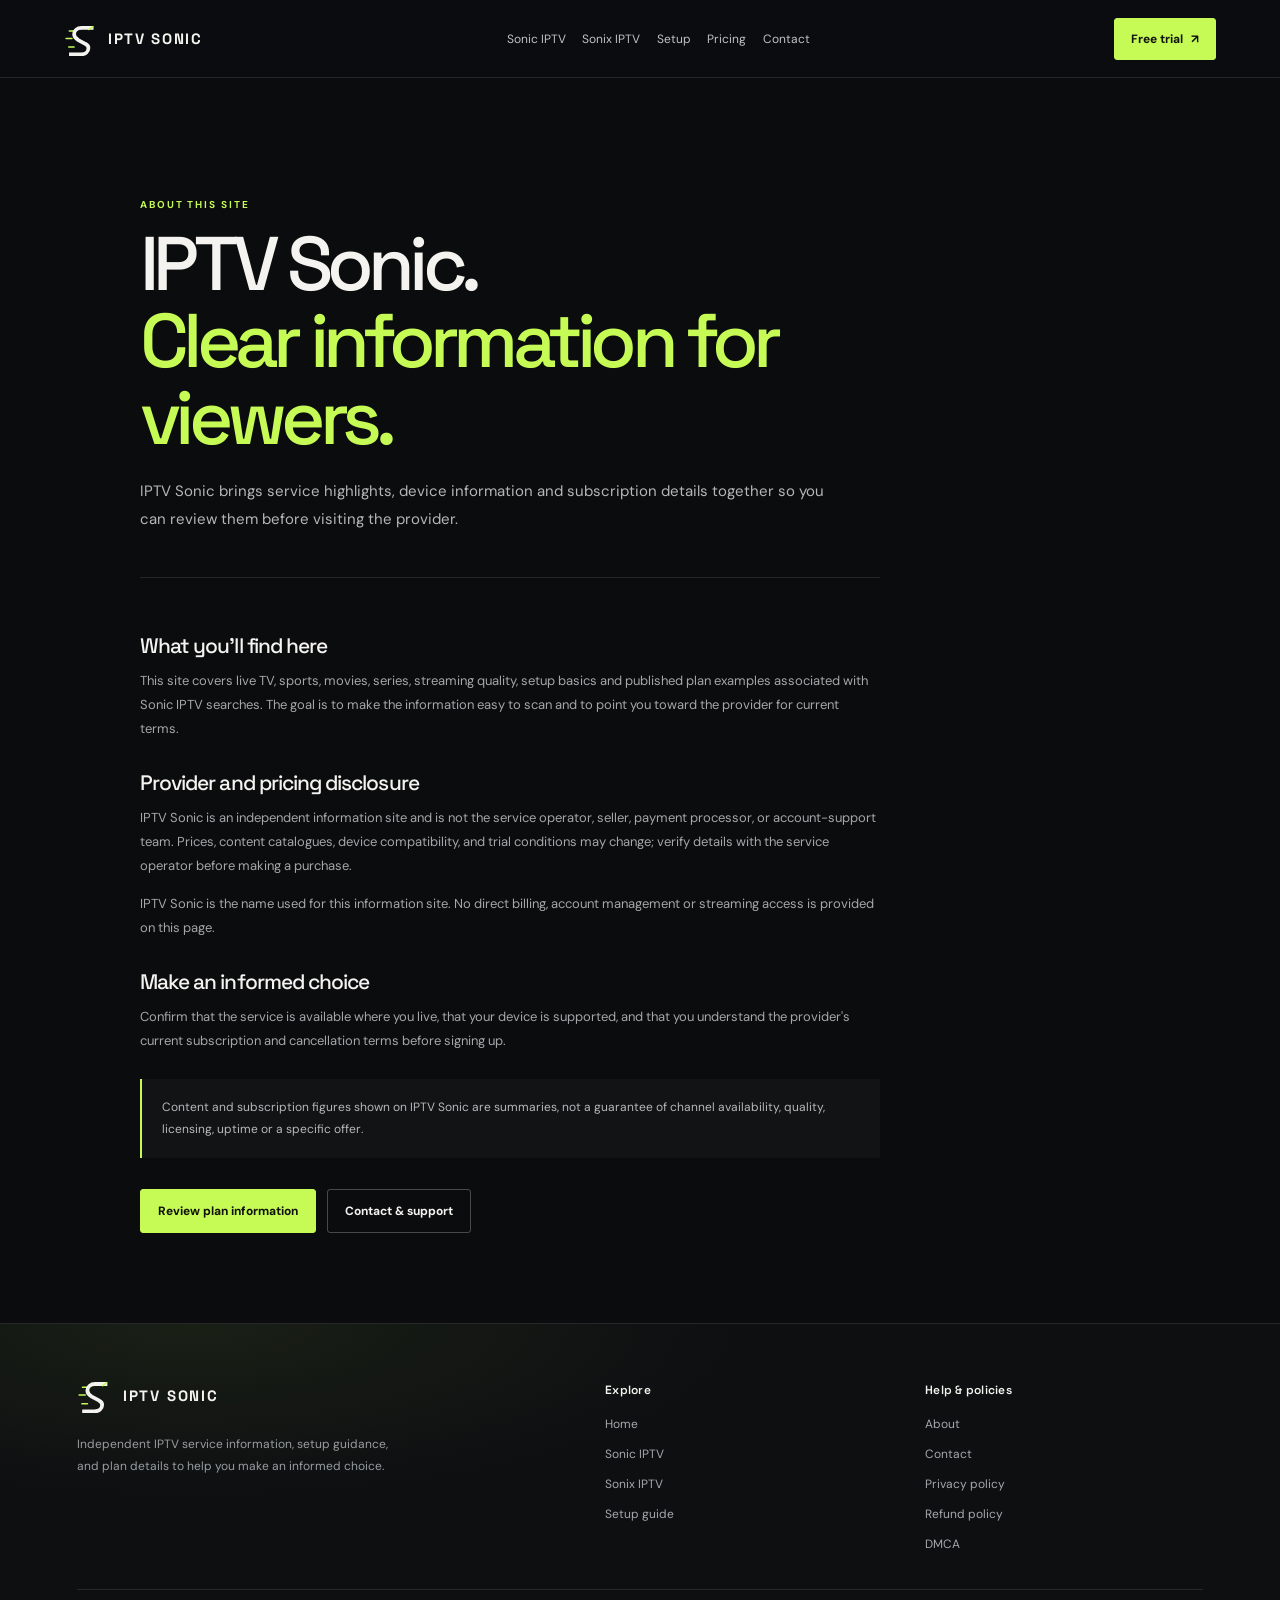
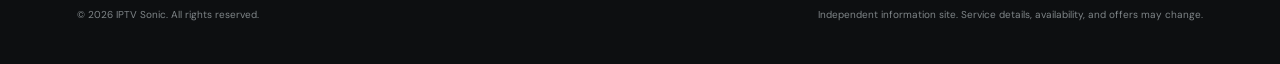
<file: about.html>
<!doctype html>
<html lang="en">
  <head>
    <meta charset="UTF-8" />
    <meta name="viewport" content="width=device-width, initial-scale=1.0" />
    <meta name="robots" content="index, follow" />
    <meta name="description" content="Learn about IPTV Sonic, the information this site provides, and how to review Sonic IPTV service and plan details." />
    <meta name="theme-color" content="#0b0c0e" />
    <link rel="canonical" href="https://iptvsonic.com/about.html" />
    <link rel="icon" type="image/svg+xml" href="favicon.svg?v=2" sizes="any" />
    <link rel="icon" type="image/png" sizes="32x32" href="favicon-32.png?v=2" />
    <link rel="shortcut icon" href="favicon.ico?v=2" />
    <link rel="apple-touch-icon" sizes="180x180" href="apple-touch-icon.png?v=2" />
    <title>About IPTV Sonic | Sonic IPTV Information</title>
    <script type="application/ld+json">
      {
        "@context": "https://schema.org",
        "@type": "AboutPage",
        "name": "About IPTV Sonic",
        "url": "https://iptvsonic.com/about.html",
        "isPartOf": { "@type": "WebSite", "name": "IPTV Sonic", "url": "https://iptvsonic.com/" },
        "inLanguage": "en"
      }
    </script>
    <link rel="preconnect" href="https://fonts.googleapis.com" />
    <link rel="preconnect" href="https://fonts.gstatic.com" crossorigin />
    <link href="https://fonts.googleapis.com/css2?family=DM+Sans:wght@400;500;600;700&family=Space+Grotesk:wght@400;500;600;700&display=swap" rel="stylesheet" />
    <link rel="stylesheet" href="site-pages.css" />
    <link rel="stylesheet" href="footer.css" />
    <link rel="stylesheet" href="header.css" />
    <script src="header.js" defer></script>
  </head>
  <body>
    <header class="page-header site-header">
      <a class="site-brand site-header-brand" href="index.html" aria-label="IPTV Sonic home"><img class="site-brand-mark" src="sonic-mark.svg" alt="" aria-hidden="true" /><span>IPTV SONIC</span></a>
      <nav class="page-nav site-header-nav" id="site-navigation" aria-label="Main navigation">
        <a href="sonic-iptv.html">Sonic IPTV</a><a href="sonix-iptv.html">Sonix IPTV</a><a href="installation-guide.html">Setup</a><a href="index.html#pricing">Pricing</a><a href="contact.html">Contact</a>
      </nav>
      <div class="site-header-actions"><a class="site-header-cta" href="https://tvkix.com/trial/">Free trial <span aria-hidden="true">↗</span></a></div>
      <button class="site-header-toggle" type="button" aria-label="Open navigation" aria-expanded="false" aria-controls="site-navigation"><span aria-hidden="true">☰</span></button>
    </header>

    <main class="page-main">
      <div class="page-kicker">About this site</div>
      <h1>IPTV Sonic.<br /><span>Clear information for viewers.</span></h1>
      <p class="page-lead">
        IPTV Sonic brings service highlights, device information and subscription details together so you can review them before visiting the provider.
      </p>

      <div class="page-content">
        <h2>What you'll find here</h2>
        <p>
          This site covers live TV, sports, movies, series, streaming quality, setup basics and published plan examples associated with Sonic IPTV searches. The goal is to make the information easy to scan and to point you toward the provider for current terms.
        </p>

        <h2>Provider and pricing disclosure</h2>
        <p>
          IPTV Sonic is an independent information site and is not the service operator, seller, payment processor, or account-support team. Prices, content catalogues, device compatibility, and trial conditions may change; verify details with the service operator before making a purchase.
        </p>
        <p>
          IPTV Sonic is the name used for this information site. No direct billing, account management or streaming access is provided on this page.
        </p>

        <h2>Make an informed choice</h2>
        <p>
          Confirm that the service is available where you live, that your device is supported, and that you understand the provider's current subscription and cancellation terms before signing up.
        </p>

        <div class="notice">
          Content and subscription figures shown on IPTV Sonic are summaries, not a guarantee of channel availability, quality, licensing, uptime or a specific offer.
        </div>
        <div class="page-actions">
          <a class="page-button page-button-primary" href="index.html#pricing">Review plan information</a>
          <a class="page-button" href="contact.html">Contact &amp; support</a>
        </div>
      </div>
    </main>

    <footer class="site-footer">
      <div class="site-footer-inner">
        <div class="site-footer-main">
          <div class="site-footer-branding">
            <a class="site-footer-brand" href="index.html" aria-label="IPTV Sonic home"><img src="sonic-mark.svg" alt="" aria-hidden="true" /><span>IPTV SONIC</span></a>
            <p class="site-footer-description">Independent IPTV service information, setup guidance, and plan details to help you make an informed choice.</p>
          </div>
          <nav aria-label="Explore">
            <h2 class="site-footer-heading">Explore</h2>
            <div class="site-footer-links"><a href="index.html">Home</a><a href="sonic-iptv.html">Sonic IPTV</a><a href="sonix-iptv.html">Sonix IPTV</a><a href="installation-guide.html">Setup guide</a></div>
          </nav>
          <nav aria-label="Help and policies">
            <h2 class="site-footer-heading">Help &amp; policies</h2>
            <div class="site-footer-links"><a href="about.html">About</a><a href="contact.html">Contact</a><a href="privacy.html">Privacy policy</a><a href="refund.html">Refund policy</a><a href="dmca.html">DMCA</a></div>
          </nav>
        </div>
        <div class="site-footer-bottom"><p>© 2026 IPTV Sonic. All rights reserved.</p><p>Independent information site. Service details, availability, and offers may change.</p></div>
      </div>
    </footer>
  </body>
</html>
</file>
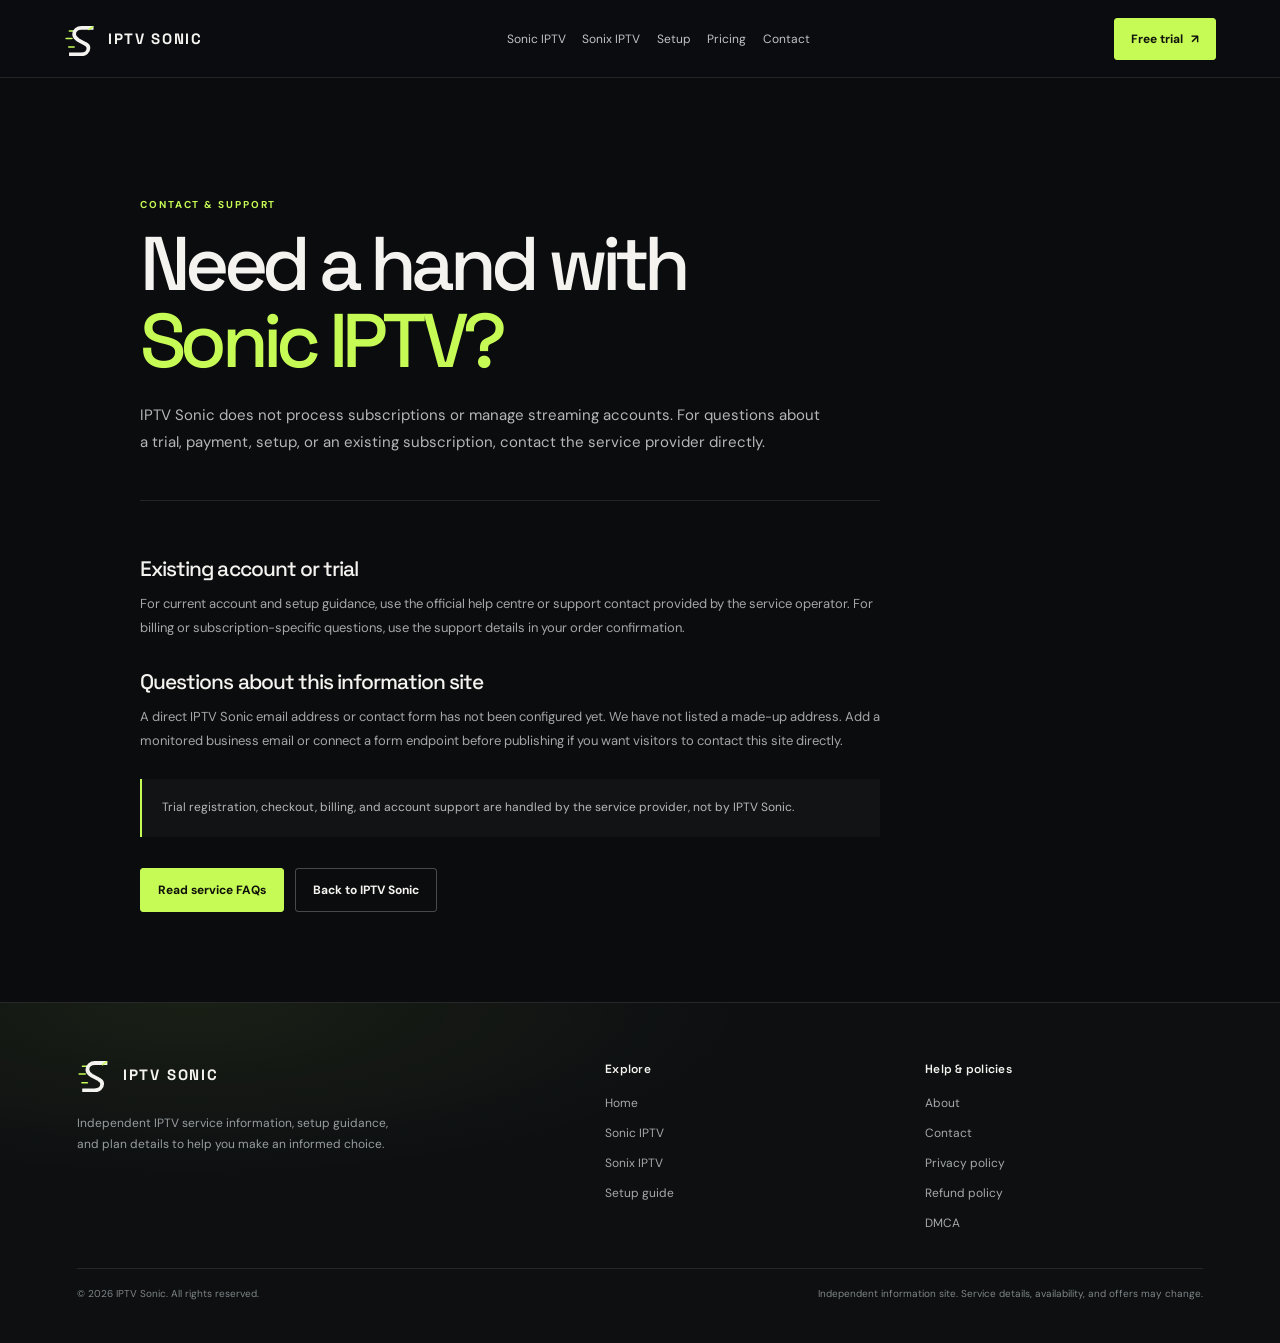
<file: contact.html>
<!doctype html>
<html lang="en">
  <head>
    <meta charset="UTF-8" />
    <meta name="viewport" content="width=device-width, initial-scale=1.0" />
    <meta name="robots" content="index, follow" />
    <meta name="description" content="Contact and support information for IPTV Sonic. Trial, billing, and account support are handled by the independent service provider." />
    <meta name="theme-color" content="#0b0c0e" />
    <link rel="canonical" href="https://iptvsonic.com/contact.html" />
    <link rel="icon" type="image/svg+xml" href="favicon.svg?v=2" sizes="any" />
    <link rel="icon" type="image/png" sizes="32x32" href="favicon-32.png?v=2" />
    <link rel="shortcut icon" href="favicon.ico?v=2" />
    <link rel="apple-touch-icon" sizes="180x180" href="apple-touch-icon.png?v=2" />
    <title>Contact IPTV Sonic | Sonic IPTV Support</title>
    <script type="application/ld+json">
      {
        "@context": "https://schema.org",
        "@type": "ContactPage",
        "name": "Contact IPTV Sonic",
        "url": "https://iptvsonic.com/contact.html",
        "isPartOf": { "@type": "WebSite", "name": "IPTV Sonic", "url": "https://iptvsonic.com/" },
        "inLanguage": "en"
      }
    </script>
    <link rel="preconnect" href="https://fonts.googleapis.com" />
    <link rel="preconnect" href="https://fonts.gstatic.com" crossorigin />
    <link href="https://fonts.googleapis.com/css2?family=DM+Sans:wght@400;500;600;700&family=Space+Grotesk:wght@400;500;600;700&display=swap" rel="stylesheet" />
    <link rel="stylesheet" href="site-pages.css" />
    <link rel="stylesheet" href="footer.css" />
    <link rel="stylesheet" href="header.css" />
    <script src="header.js" defer></script>
  </head>
  <body>
    <header class="page-header site-header">
      <a class="site-brand site-header-brand" href="index.html" aria-label="IPTV Sonic home"><img class="site-brand-mark" src="sonic-mark.svg" alt="" aria-hidden="true" /><span>IPTV SONIC</span></a>
      <nav class="page-nav site-header-nav" id="site-navigation" aria-label="Main navigation">
        <a href="sonic-iptv.html">Sonic IPTV</a><a href="sonix-iptv.html">Sonix IPTV</a><a href="installation-guide.html">Setup</a><a href="index.html#pricing">Pricing</a><a href="contact.html">Contact</a>
      </nav>
      <div class="site-header-actions"><a class="site-header-cta" href="https://tvkix.com/trial/">Free trial <span aria-hidden="true">↗</span></a></div>
      <button class="site-header-toggle" type="button" aria-label="Open navigation" aria-expanded="false" aria-controls="site-navigation"><span aria-hidden="true">☰</span></button>
    </header>

    <main class="page-main">
      <div class="page-kicker">Contact &amp; support</div>
      <h1>Need a hand with<br /><span>Sonic IPTV?</span></h1>
      <p class="page-lead">
        IPTV Sonic does not process subscriptions or manage streaming accounts. For questions about a trial, payment, setup, or an existing subscription, contact the service provider directly.
      </p>

      <div class="page-content">
        <h2>Existing account or trial</h2>
        <p>
          For current account and setup guidance, use the official help centre or support contact provided by the service operator. For billing or subscription-specific questions, use the support details in your order confirmation.
        </p>

        <h2>Questions about this information site</h2>
        <p>
          A direct IPTV Sonic email address or contact form has not been configured yet. We have not listed a made-up address. Add a monitored business email or connect a form endpoint before publishing if you want visitors to contact this site directly.
        </p>

        <div class="notice">
          Trial registration, checkout, billing, and account support are handled by the service provider, not by IPTV Sonic.
        </div>
        <div class="page-actions">
          <a class="page-button page-button-primary" href="index.html#faq">Read service FAQs</a>
          <a class="page-button" href="index.html">Back to IPTV Sonic</a>
        </div>
      </div>
    </main>

    <footer class="site-footer">
      <div class="site-footer-inner">
        <div class="site-footer-main">
          <div class="site-footer-branding">
            <a class="site-footer-brand" href="index.html" aria-label="IPTV Sonic home"><img src="sonic-mark.svg" alt="" aria-hidden="true" /><span>IPTV SONIC</span></a>
            <p class="site-footer-description">Independent IPTV service information, setup guidance, and plan details to help you make an informed choice.</p>
          </div>
          <nav aria-label="Explore">
            <h2 class="site-footer-heading">Explore</h2>
            <div class="site-footer-links"><a href="index.html">Home</a><a href="sonic-iptv.html">Sonic IPTV</a><a href="sonix-iptv.html">Sonix IPTV</a><a href="installation-guide.html">Setup guide</a></div>
          </nav>
          <nav aria-label="Help and policies">
            <h2 class="site-footer-heading">Help &amp; policies</h2>
            <div class="site-footer-links"><a href="about.html">About</a><a href="contact.html">Contact</a><a href="privacy.html">Privacy policy</a><a href="refund.html">Refund policy</a><a href="dmca.html">DMCA</a></div>
          </nav>
        </div>
        <div class="site-footer-bottom"><p>© 2026 IPTV Sonic. All rights reserved.</p><p>Independent information site. Service details, availability, and offers may change.</p></div>
      </div>
    </footer>
  </body>
</html>
</file>
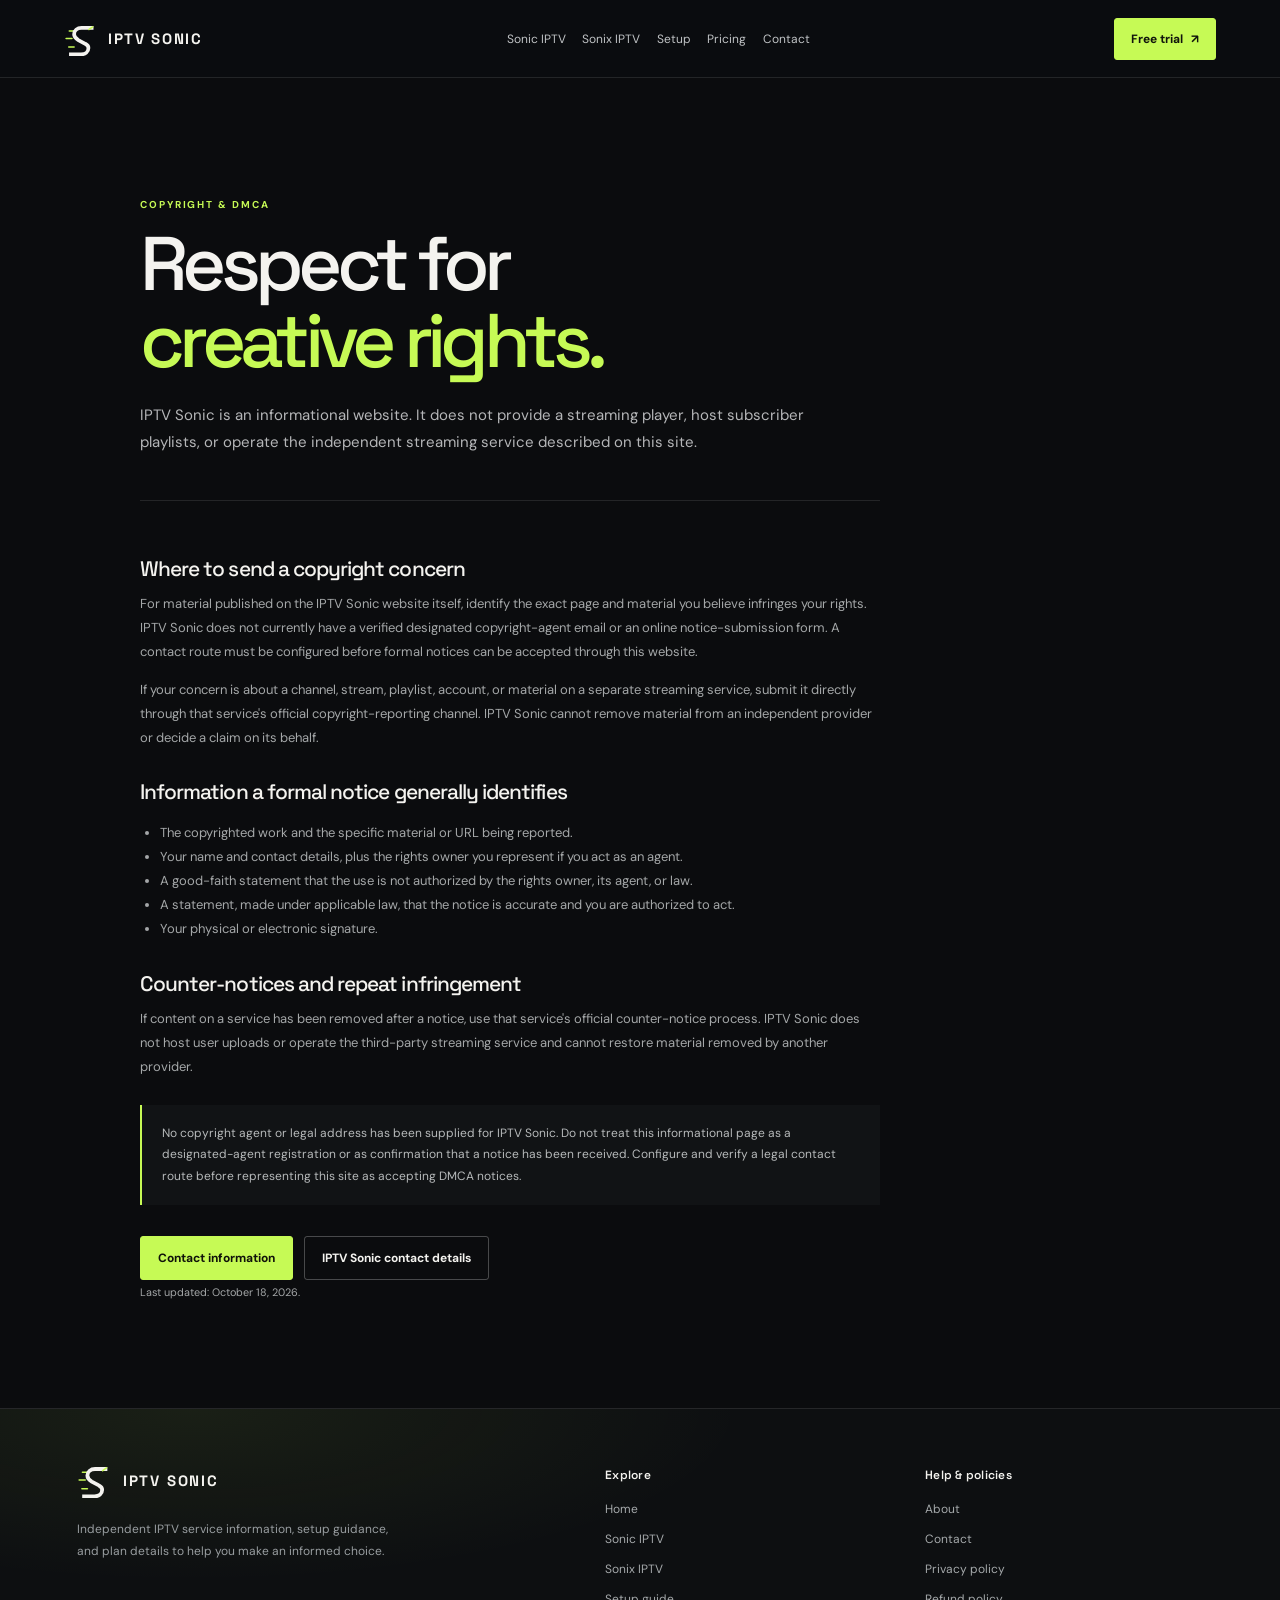
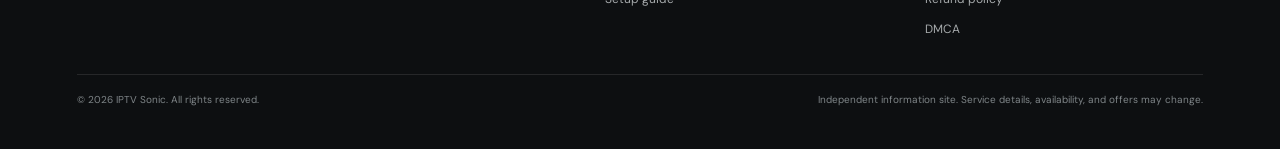
<file: dmca.html>
<!doctype html>
<html lang="en">
  <head>
    <meta charset="UTF-8" />
    <meta name="viewport" content="width=device-width, initial-scale=1.0" />
    <meta name="robots" content="index, follow" />
    <meta name="description" content="Copyright and DMCA information for IPTV Sonic. Learn what this informational website publishes and how to identify the correct service for a notice." />
    <meta name="theme-color" content="#0b0c0e" />
    <link rel="canonical" href="https://iptvsonic.com/dmca.html" />
    <link rel="icon" type="image/svg+xml" href="favicon.svg?v=2" sizes="any" />
    <link rel="icon" type="image/png" sizes="32x32" href="favicon-32.png?v=2" />
    <link rel="shortcut icon" href="favicon.ico?v=2" />
    <link rel="apple-touch-icon" sizes="180x180" href="apple-touch-icon.png?v=2" />
    <title>DMCA &amp; Copyright Policy | IPTV Sonic</title>
    <script type="application/ld+json">
      {
        "@context": "https://schema.org",
        "@type": "WebPage",
        "name": "DMCA & Copyright Policy | IPTV Sonic",
        "url": "https://iptvsonic.com/dmca.html",
        "isPartOf": { "@type": "WebSite", "name": "IPTV Sonic", "url": "https://iptvsonic.com/" },
        "inLanguage": "en"
      }
    </script>
    <link rel="preconnect" href="https://fonts.googleapis.com" />
    <link rel="preconnect" href="https://fonts.gstatic.com" crossorigin />
    <link href="https://fonts.googleapis.com/css2?family=DM+Sans:wght@400;500;600;700&family=Space+Grotesk:wght@400;500;600;700&display=swap" rel="stylesheet" />
    <link rel="stylesheet" href="site-pages.css" />
    <link rel="stylesheet" href="footer.css" />
    <link rel="stylesheet" href="header.css" />
    <script src="header.js" defer></script>
  </head>
  <body>
    <header class="page-header site-header">
      <a class="site-brand site-header-brand" href="index.html" aria-label="IPTV Sonic home"><img class="site-brand-mark" src="sonic-mark.svg" alt="" aria-hidden="true" /><span>IPTV SONIC</span></a>
      <nav class="page-nav site-header-nav" id="site-navigation" aria-label="Main navigation">
        <a href="sonic-iptv.html">Sonic IPTV</a><a href="sonix-iptv.html">Sonix IPTV</a><a href="installation-guide.html">Setup</a><a href="index.html#pricing">Pricing</a><a href="contact.html">Contact</a>
      </nav>
      <div class="site-header-actions"><a class="site-header-cta" href="https://tvkix.com/trial/">Free trial <span aria-hidden="true">↗</span></a></div>
      <button class="site-header-toggle" type="button" aria-label="Open navigation" aria-expanded="false" aria-controls="site-navigation"><span aria-hidden="true">☰</span></button>
    </header>

    <main class="page-main">
      <div class="page-kicker">Copyright &amp; DMCA</div>
      <h1>Respect for<br /><span>creative rights.</span></h1>
      <p class="page-lead">
        IPTV Sonic is an informational website. It does not provide a streaming player, host subscriber playlists, or operate the independent streaming service described on this site.
      </p>

      <div class="page-content">
        <h2>Where to send a copyright concern</h2>
        <p>
          For material published on the IPTV Sonic website itself, identify the exact page and material you believe infringes your rights. IPTV Sonic does not currently have a verified designated copyright-agent email or an online notice-submission form. A contact route must be configured before formal notices can be accepted through this website.
        </p>
        <p>
          If your concern is about a channel, stream, playlist, account, or material on a separate streaming service, submit it directly through that service's official copyright-reporting channel. IPTV Sonic cannot remove material from an independent provider or decide a claim on its behalf.
        </p>

        <h2>Information a formal notice generally identifies</h2>
        <ul>
          <li>The copyrighted work and the specific material or URL being reported.</li>
          <li>Your name and contact details, plus the rights owner you represent if you act as an agent.</li>
          <li>A good-faith statement that the use is not authorized by the rights owner, its agent, or law.</li>
          <li>A statement, made under applicable law, that the notice is accurate and you are authorized to act.</li>
          <li>Your physical or electronic signature.</li>
        </ul>

        <h2>Counter-notices and repeat infringement</h2>
        <p>
          If content on a service has been removed after a notice, use that service's official counter-notice process. IPTV Sonic does not host user uploads or operate the third-party streaming service and cannot restore material removed by another provider.
        </p>

        <div class="notice">
          No copyright agent or legal address has been supplied for IPTV Sonic. Do not treat this informational page as a designated-agent registration or as confirmation that a notice has been received. Configure and verify a legal contact route before representing this site as accepting DMCA notices.
        </div>
        <div class="page-actions">
          <a class="page-button page-button-primary" href="contact.html">Contact information</a>
          <a class="page-button" href="contact.html">IPTV Sonic contact details</a>
        </div>
        <p><small>Last updated: October 18, 2026.</small></p>
      </div>
    </main>

    <footer class="site-footer">
      <div class="site-footer-inner">
        <div class="site-footer-main">
          <div class="site-footer-branding">
            <a class="site-footer-brand" href="index.html" aria-label="IPTV Sonic home"><img src="sonic-mark.svg" alt="" aria-hidden="true" /><span>IPTV SONIC</span></a>
            <p class="site-footer-description">Independent IPTV service information, setup guidance, and plan details to help you make an informed choice.</p>
          </div>
          <nav aria-label="Explore">
            <h2 class="site-footer-heading">Explore</h2>
            <div class="site-footer-links"><a href="index.html">Home</a><a href="sonic-iptv.html">Sonic IPTV</a><a href="sonix-iptv.html">Sonix IPTV</a><a href="installation-guide.html">Setup guide</a></div>
          </nav>
          <nav aria-label="Help and policies">
            <h2 class="site-footer-heading">Help &amp; policies</h2>
            <div class="site-footer-links"><a href="about.html">About</a><a href="contact.html">Contact</a><a href="privacy.html">Privacy policy</a><a href="refund.html">Refund policy</a><a href="dmca.html">DMCA</a></div>
          </nav>
        </div>
        <div class="site-footer-bottom"><p>© 2026 IPTV Sonic. All rights reserved.</p><p>Independent information site. Service details, availability, and offers may change.</p></div>
      </div>
    </footer>
  </body>
</html>
</file>
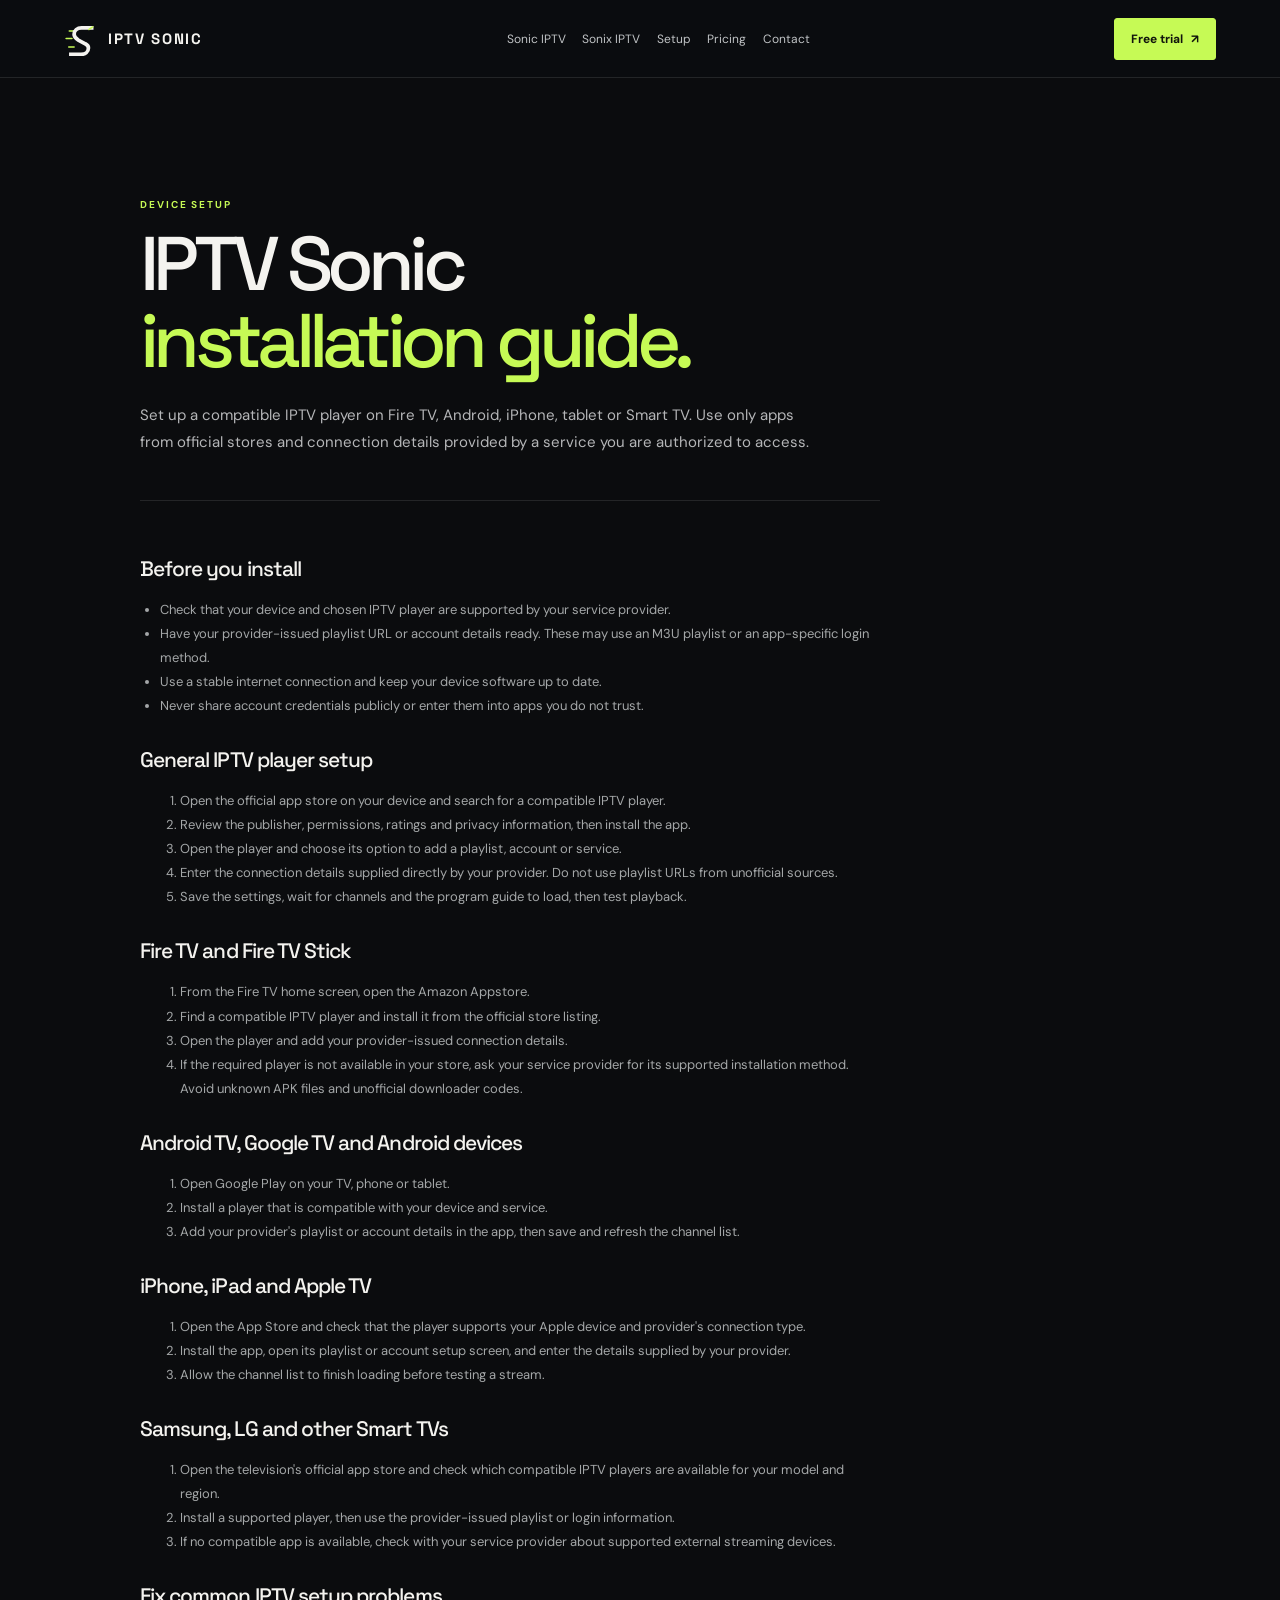
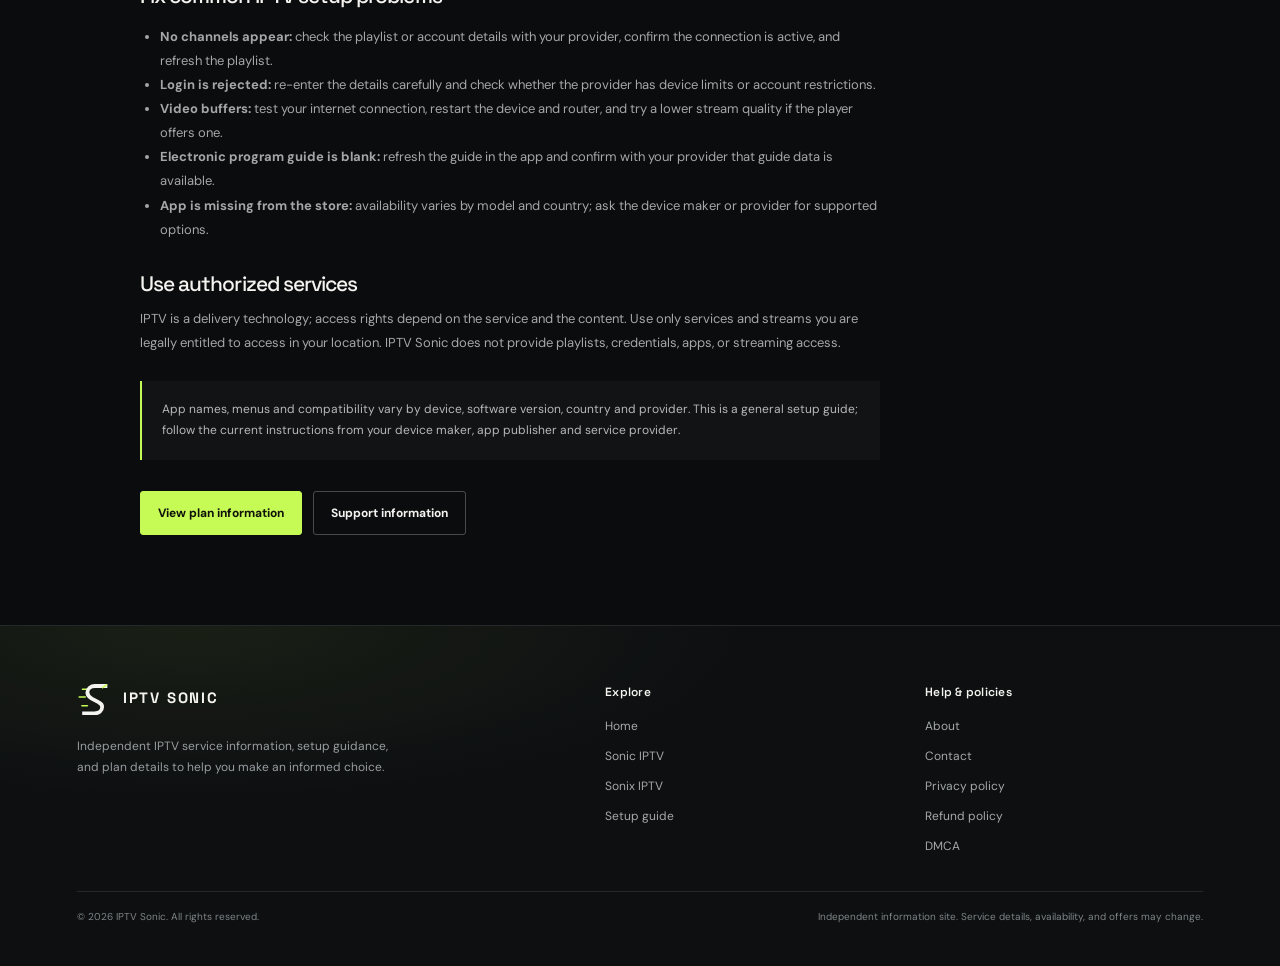
<file: installation-guide.html>
<!doctype html>
<html lang="en">
  <head>
    <meta charset="UTF-8" />
    <meta name="viewport" content="width=device-width, initial-scale=1.0" />
    <meta name="robots" content="index, follow" />
    <meta name="description" content="Follow the IPTV Sonic installation guide for Fire TV, Android, iPhone, tablets and Smart TVs. Learn how to install a compatible IPTV player and enter provider-issued details." />
    <meta name="theme-color" content="#0b0c0e" />
    <link rel="canonical" href="https://iptvsonic.com/installation-guide.html" />
    <link rel="icon" type="image/svg+xml" href="favicon.svg?v=2" sizes="any" />
    <link rel="icon" type="image/png" sizes="32x32" href="favicon-32.png?v=2" />
    <link rel="shortcut icon" href="favicon.ico?v=2" />
    <link rel="apple-touch-icon" sizes="180x180" href="apple-touch-icon.png?v=2" />
    <title>IPTV Sonic Installation Guide | Setup on Fire TV, Android &amp; Smart TV</title>
    <script type="application/ld+json">
      {
        "@context": "https://schema.org",
        "@type": "HowTo",
        "name": "IPTV Sonic installation guide",
        "description": "General steps for installing a compatible IPTV player and configuring it with details supplied by an authorized service provider.",
        "totalTime": "PT10M",
        "tool": [
          { "@type": "HowToTool", "name": "Compatible streaming device" },
          { "@type": "HowToTool", "name": "IPTV player from the device's official app store" }
        ],
        "step": [
          {
            "@type": "HowToStep",
            "name": "Check device and service compatibility",
            "text": "Confirm that your service provider supports your device, IPTV player and connection method."
          },
          {
            "@type": "HowToStep",
            "name": "Install a compatible IPTV player",
            "text": "Choose an IPTV player from the device's official app store and install it."
          },
          {
            "@type": "HowToStep",
            "name": "Add provider-issued connection details",
            "text": "Use the playlist URL or login details supplied directly by your authorized service provider."
          },
          {
            "@type": "HowToStep",
            "name": "Load channels and test playback",
            "text": "Save your provider settings, allow the channel guide to load and test a stream."
          }
        ],
        "inLanguage": "en"
      }
    </script>
    <script type="application/ld+json">
      {
        "@context": "https://schema.org",
        "@type": "BreadcrumbList",
        "itemListElement": [
          { "@type": "ListItem", "position": 1, "name": "Home", "item": "https://iptvsonic.com/" },
          { "@type": "ListItem", "position": 2, "name": "IPTV Installation Guide", "item": "https://iptvsonic.com/installation-guide.html" }
        ]
      }
    </script>
    <link rel="preconnect" href="https://fonts.googleapis.com" />
    <link rel="preconnect" href="https://fonts.gstatic.com" crossorigin />
    <link href="https://fonts.googleapis.com/css2?family=DM+Sans:wght@400;500;600;700&family=Space+Grotesk:wght@400;500;600;700&display=swap" rel="stylesheet" />
    <link rel="stylesheet" href="site-pages.css" />
    <link rel="stylesheet" href="footer.css" />
    <link rel="stylesheet" href="header.css" />
    <script src="header.js" defer></script>
  </head>
  <body>
    <header class="page-header site-header">
      <a class="site-brand site-header-brand" href="index.html" aria-label="IPTV Sonic home"><img class="site-brand-mark" src="sonic-mark.svg" alt="" aria-hidden="true" /><span>IPTV SONIC</span></a>
      <nav class="page-nav site-header-nav" id="site-navigation" aria-label="Main navigation">
        <a href="sonic-iptv.html">Sonic IPTV</a><a href="sonix-iptv.html">Sonix IPTV</a><a href="installation-guide.html">Setup</a><a href="index.html#pricing">Pricing</a><a href="contact.html">Contact</a>
      </nav>
      <div class="site-header-actions"><a class="site-header-cta" href="https://tvkix.com/trial/">Free trial <span aria-hidden="true">↗</span></a></div>
      <button class="site-header-toggle" type="button" aria-label="Open navigation" aria-expanded="false" aria-controls="site-navigation"><span aria-hidden="true">☰</span></button>
    </header>

    <main class="page-main">
      <div class="page-kicker">Device setup</div>
      <h1>IPTV Sonic<br /><span>installation guide.</span></h1>
      <p class="page-lead">
        Set up a compatible IPTV player on Fire TV, Android, iPhone, tablet or Smart TV. Use only apps from official stores and connection details provided by a service you are authorized to access.
      </p>

      <div class="page-content">
        <h2>Before you install</h2>
        <ul>
          <li>Check that your device and chosen IPTV player are supported by your service provider.</li>
          <li>Have your provider-issued playlist URL or account details ready. These may use an M3U playlist or an app-specific login method.</li>
          <li>Use a stable internet connection and keep your device software up to date.</li>
          <li>Never share account credentials publicly or enter them into apps you do not trust.</li>
        </ul>

        <h2>General IPTV player setup</h2>
        <ol>
          <li>Open the official app store on your device and search for a compatible IPTV player.</li>
          <li>Review the publisher, permissions, ratings and privacy information, then install the app.</li>
          <li>Open the player and choose its option to add a playlist, account or service.</li>
          <li>Enter the connection details supplied directly by your provider. Do not use playlist URLs from unofficial sources.</li>
          <li>Save the settings, wait for channels and the program guide to load, then test playback.</li>
        </ol>

        <h2>Fire TV and Fire TV Stick</h2>
        <ol>
          <li>From the Fire TV home screen, open the Amazon Appstore.</li>
          <li>Find a compatible IPTV player and install it from the official store listing.</li>
          <li>Open the player and add your provider-issued connection details.</li>
          <li>If the required player is not available in your store, ask your service provider for its supported installation method. Avoid unknown APK files and unofficial downloader codes.</li>
        </ol>

        <h2>Android TV, Google TV and Android devices</h2>
        <ol>
          <li>Open Google Play on your TV, phone or tablet.</li>
          <li>Install a player that is compatible with your device and service.</li>
          <li>Add your provider's playlist or account details in the app, then save and refresh the channel list.</li>
        </ol>

        <h2>iPhone, iPad and Apple TV</h2>
        <ol>
          <li>Open the App Store and check that the player supports your Apple device and provider's connection type.</li>
          <li>Install the app, open its playlist or account setup screen, and enter the details supplied by your provider.</li>
          <li>Allow the channel list to finish loading before testing a stream.</li>
        </ol>

        <h2>Samsung, LG and other Smart TVs</h2>
        <ol>
          <li>Open the television's official app store and check which compatible IPTV players are available for your model and region.</li>
          <li>Install a supported player, then use the provider-issued playlist or login information.</li>
          <li>If no compatible app is available, check with your service provider about supported external streaming devices.</li>
        </ol>

        <h2>Fix common IPTV setup problems</h2>
        <ul>
          <li><strong>No channels appear:</strong> check the playlist or account details with your provider, confirm the connection is active, and refresh the playlist.</li>
          <li><strong>Login is rejected:</strong> re-enter the details carefully and check whether the provider has device limits or account restrictions.</li>
          <li><strong>Video buffers:</strong> test your internet connection, restart the device and router, and try a lower stream quality if the player offers one.</li>
          <li><strong>Electronic program guide is blank:</strong> refresh the guide in the app and confirm with your provider that guide data is available.</li>
          <li><strong>App is missing from the store:</strong> availability varies by model and country; ask the device maker or provider for supported options.</li>
        </ul>

        <h2>Use authorized services</h2>
        <p>
          IPTV is a delivery technology; access rights depend on the service and the content. Use only services and streams you are legally entitled to access in your location. IPTV Sonic does not provide playlists, credentials, apps, or streaming access.
        </p>

        <div class="notice">
          App names, menus and compatibility vary by device, software version, country and provider. This is a general setup guide; follow the current instructions from your device maker, app publisher and service provider.
        </div>
        <div class="page-actions">
          <a class="page-button page-button-primary" href="index.html#pricing">View plan information</a>
          <a class="page-button" href="contact.html">Support information</a>
        </div>
      </div>
    </main>

    <footer class="site-footer">
      <div class="site-footer-inner">
        <div class="site-footer-main">
          <div class="site-footer-branding">
            <a class="site-footer-brand" href="index.html" aria-label="IPTV Sonic home"><img src="sonic-mark.svg" alt="" aria-hidden="true" /><span>IPTV SONIC</span></a>
            <p class="site-footer-description">Independent IPTV service information, setup guidance, and plan details to help you make an informed choice.</p>
          </div>
          <nav aria-label="Explore">
            <h2 class="site-footer-heading">Explore</h2>
            <div class="site-footer-links"><a href="index.html">Home</a><a href="sonic-iptv.html">Sonic IPTV</a><a href="sonix-iptv.html">Sonix IPTV</a><a href="installation-guide.html">Setup guide</a></div>
          </nav>
          <nav aria-label="Help and policies">
            <h2 class="site-footer-heading">Help &amp; policies</h2>
            <div class="site-footer-links"><a href="about.html">About</a><a href="contact.html">Contact</a><a href="privacy.html">Privacy policy</a><a href="refund.html">Refund policy</a><a href="dmca.html">DMCA</a></div>
          </nav>
        </div>
        <div class="site-footer-bottom"><p>© 2026 IPTV Sonic. All rights reserved.</p><p>Independent information site. Service details, availability, and offers may change.</p></div>
      </div>
    </footer>
  </body>
</html>
</file>
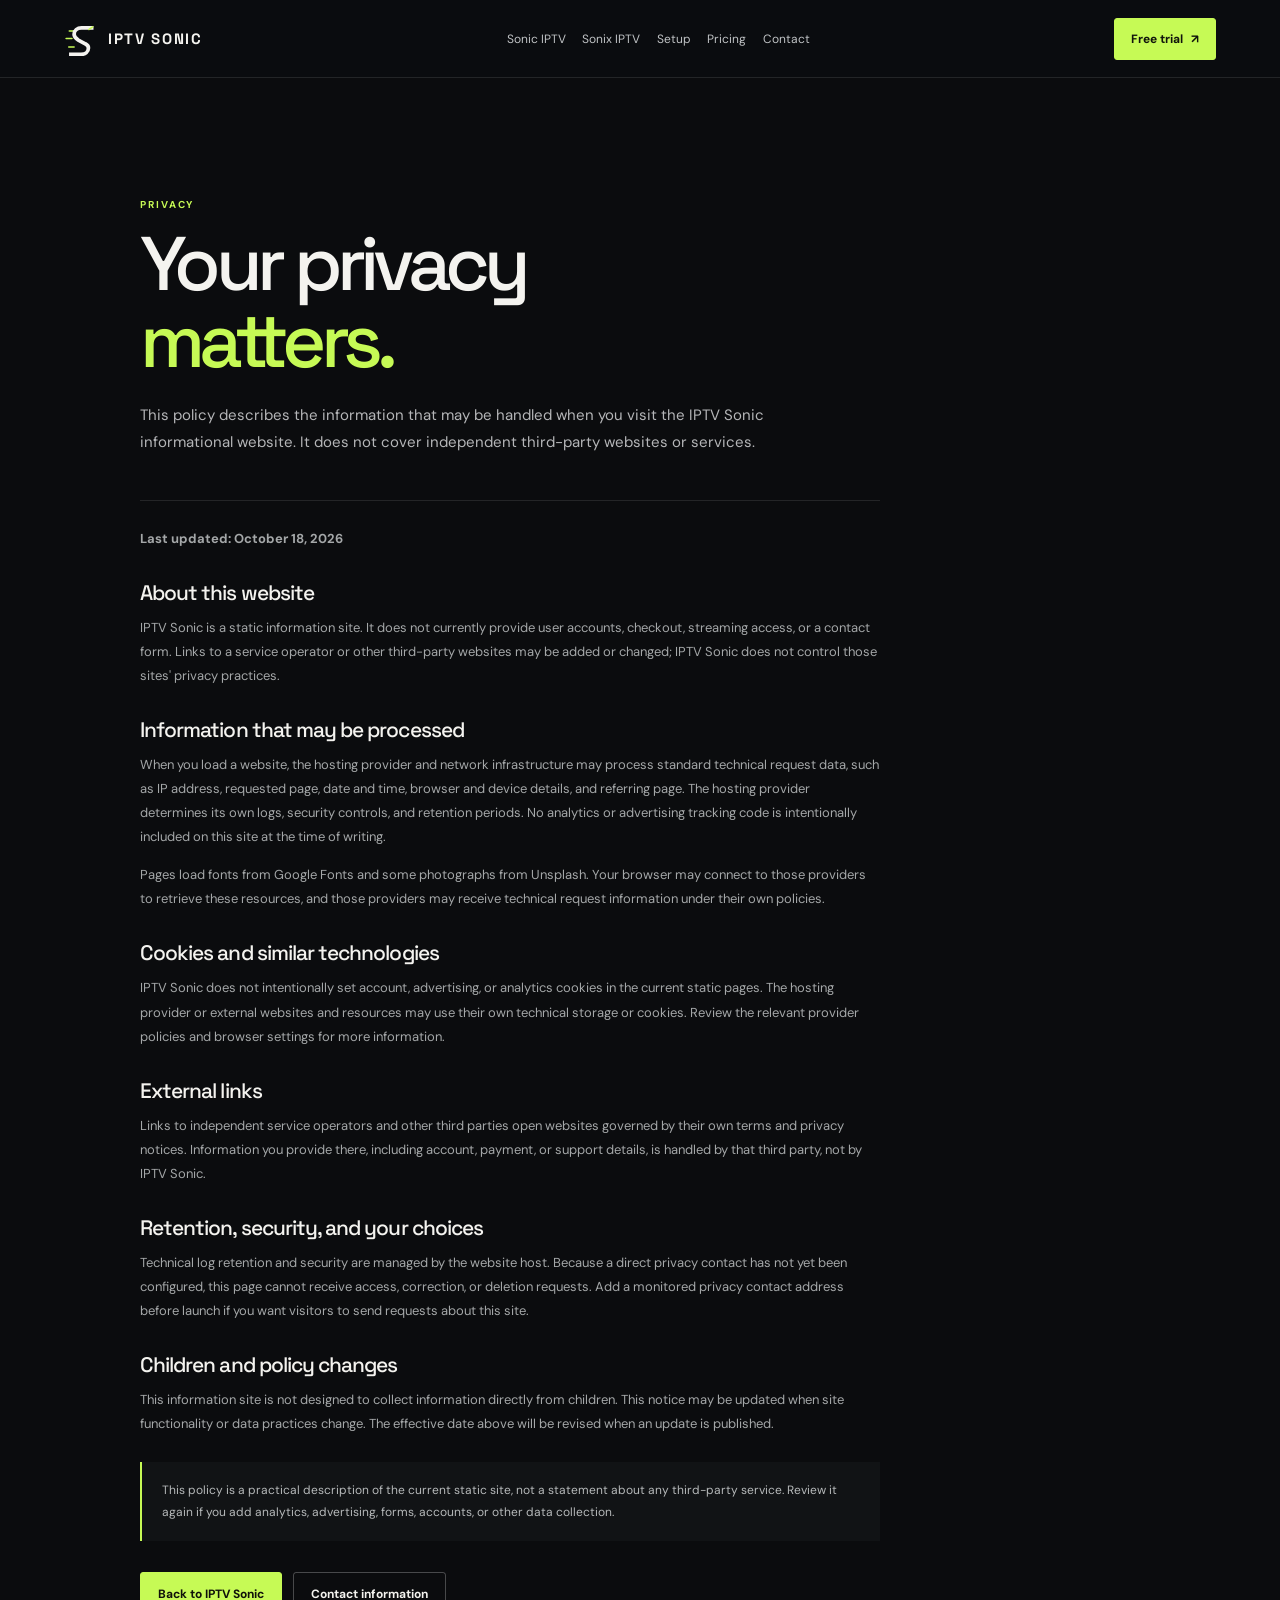
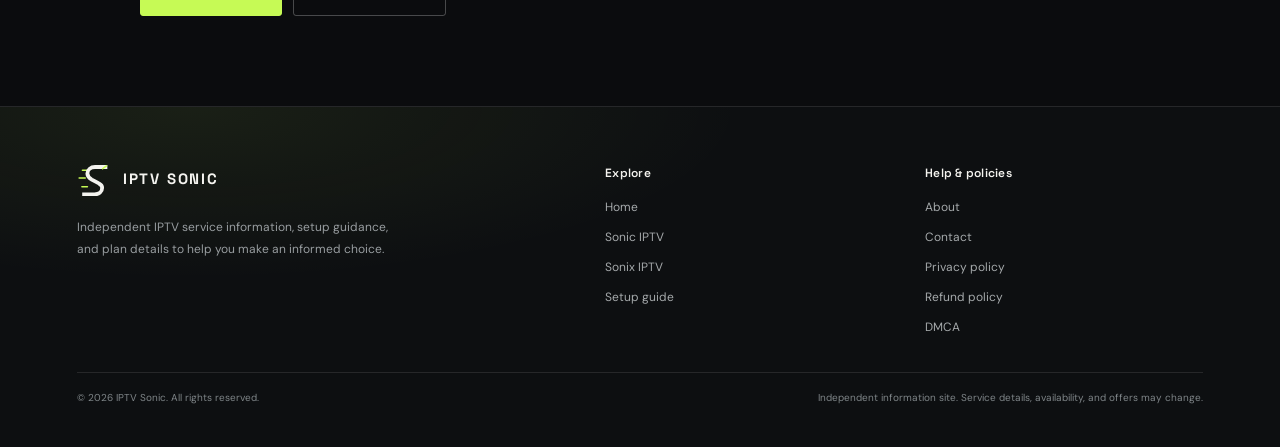
<file: privacy.html>
<!doctype html>
<html lang="en">
  <head>
    <meta charset="UTF-8" />
    <meta name="viewport" content="width=device-width, initial-scale=1.0" />
    <meta name="robots" content="index, follow" />
    <meta name="description" content="Learn how the IPTV Sonic information website and its third-party links and resources may process visitor information." />
    <meta name="theme-color" content="#0b0c0e" />
    <link rel="canonical" href="https://iptvsonic.com/privacy.html" />
    <link rel="icon" type="image/svg+xml" href="favicon.svg?v=2" sizes="any" />
    <link rel="icon" type="image/png" sizes="32x32" href="favicon-32.png?v=2" />
    <link rel="shortcut icon" href="favicon.ico?v=2" />
    <link rel="apple-touch-icon" sizes="180x180" href="apple-touch-icon.png?v=2" />
    <title>Privacy Policy | IPTV Sonic</title>
    <script type="application/ld+json">
      {
        "@context": "https://schema.org",
        "@type": "WebPage",
        "name": "Privacy Policy | IPTV Sonic",
        "url": "https://iptvsonic.com/privacy.html",
        "isPartOf": { "@type": "WebSite", "name": "IPTV Sonic", "url": "https://iptvsonic.com/" },
        "inLanguage": "en"
      }
    </script>
    <link rel="preconnect" href="https://fonts.googleapis.com" />
    <link rel="preconnect" href="https://fonts.gstatic.com" crossorigin />
    <link href="https://fonts.googleapis.com/css2?family=DM+Sans:wght@400;500;600;700&family=Space+Grotesk:wght@400;500;600;700&display=swap" rel="stylesheet" />
    <link rel="stylesheet" href="site-pages.css" />
    <link rel="stylesheet" href="footer.css" />
    <link rel="stylesheet" href="header.css" />
    <script src="header.js" defer></script>
  </head>
  <body>
    <header class="page-header site-header">
      <a class="site-brand site-header-brand" href="index.html" aria-label="IPTV Sonic home"><img class="site-brand-mark" src="sonic-mark.svg" alt="" aria-hidden="true" /><span>IPTV SONIC</span></a>
      <nav class="page-nav site-header-nav" id="site-navigation" aria-label="Main navigation">
        <a href="sonic-iptv.html">Sonic IPTV</a><a href="sonix-iptv.html">Sonix IPTV</a><a href="installation-guide.html">Setup</a><a href="index.html#pricing">Pricing</a><a href="contact.html">Contact</a>
      </nav>
      <div class="site-header-actions"><a class="site-header-cta" href="https://tvkix.com/trial/">Free trial <span aria-hidden="true">↗</span></a></div>
      <button class="site-header-toggle" type="button" aria-label="Open navigation" aria-expanded="false" aria-controls="site-navigation"><span aria-hidden="true">☰</span></button>
    </header>

    <main class="page-main">
      <div class="page-kicker">Privacy</div>
      <h1>Your privacy<br /><span>matters.</span></h1>
      <p class="page-lead">
        This policy describes the information that may be handled when you visit the IPTV Sonic informational website. It does not cover independent third-party websites or services.
      </p>

      <div class="page-content">
        <p><strong>Last updated: October 18, 2026</strong></p>

        <h2>About this website</h2>
        <p>
          IPTV Sonic is a static information site. It does not currently provide user accounts, checkout, streaming access, or a contact form. Links to a service operator or other third-party websites may be added or changed; IPTV Sonic does not control those sites' privacy practices.
        </p>

        <h2>Information that may be processed</h2>
        <p>
          When you load a website, the hosting provider and network infrastructure may process standard technical request data, such as IP address, requested page, date and time, browser and device details, and referring page. The hosting provider determines its own logs, security controls, and retention periods. No analytics or advertising tracking code is intentionally included on this site at the time of writing.
        </p>
        <p>
          Pages load fonts from Google Fonts and some photographs from Unsplash. Your browser may connect to those providers to retrieve these resources, and those providers may receive technical request information under their own policies.
        </p>

        <h2>Cookies and similar technologies</h2>
        <p>
          IPTV Sonic does not intentionally set account, advertising, or analytics cookies in the current static pages. The hosting provider or external websites and resources may use their own technical storage or cookies. Review the relevant provider policies and browser settings for more information.
        </p>

        <h2>External links</h2>
        <p>
          Links to independent service operators and other third parties open websites governed by their own terms and privacy notices. Information you provide there, including account, payment, or support details, is handled by that third party, not by IPTV Sonic.
        </p>

        <h2>Retention, security, and your choices</h2>
        <p>
          Technical log retention and security are managed by the website host. Because a direct privacy contact has not yet been configured, this page cannot receive access, correction, or deletion requests. Add a monitored privacy contact address before launch if you want visitors to send requests about this site.
        </p>

        <h2>Children and policy changes</h2>
        <p>
          This information site is not designed to collect information directly from children. This notice may be updated when site functionality or data practices change. The effective date above will be revised when an update is published.
        </p>

        <div class="notice">
          This policy is a practical description of the current static site, not a statement about any third-party service. Review it again if you add analytics, advertising, forms, accounts, or other data collection.
        </div>
        <div class="page-actions">
          <a class="page-button page-button-primary" href="index.html">Back to IPTV Sonic</a>
          <a class="page-button" href="contact.html">Contact information</a>
        </div>
      </div>
    </main>

    <footer class="site-footer">
      <div class="site-footer-inner">
        <div class="site-footer-main">
          <div class="site-footer-branding">
            <a class="site-footer-brand" href="index.html" aria-label="IPTV Sonic home"><img src="sonic-mark.svg" alt="" aria-hidden="true" /><span>IPTV SONIC</span></a>
            <p class="site-footer-description">Independent IPTV service information, setup guidance, and plan details to help you make an informed choice.</p>
          </div>
          <nav aria-label="Explore">
            <h2 class="site-footer-heading">Explore</h2>
            <div class="site-footer-links"><a href="index.html">Home</a><a href="sonic-iptv.html">Sonic IPTV</a><a href="sonix-iptv.html">Sonix IPTV</a><a href="installation-guide.html">Setup guide</a></div>
          </nav>
          <nav aria-label="Help and policies">
            <h2 class="site-footer-heading">Help &amp; policies</h2>
            <div class="site-footer-links"><a href="about.html">About</a><a href="contact.html">Contact</a><a href="privacy.html">Privacy policy</a><a href="refund.html">Refund policy</a><a href="dmca.html">DMCA</a></div>
          </nav>
        </div>
        <div class="site-footer-bottom"><p>© 2026 IPTV Sonic. All rights reserved.</p><p>Independent information site. Service details, availability, and offers may change.</p></div>
      </div>
    </footer>
  </body>
</html>
</file>
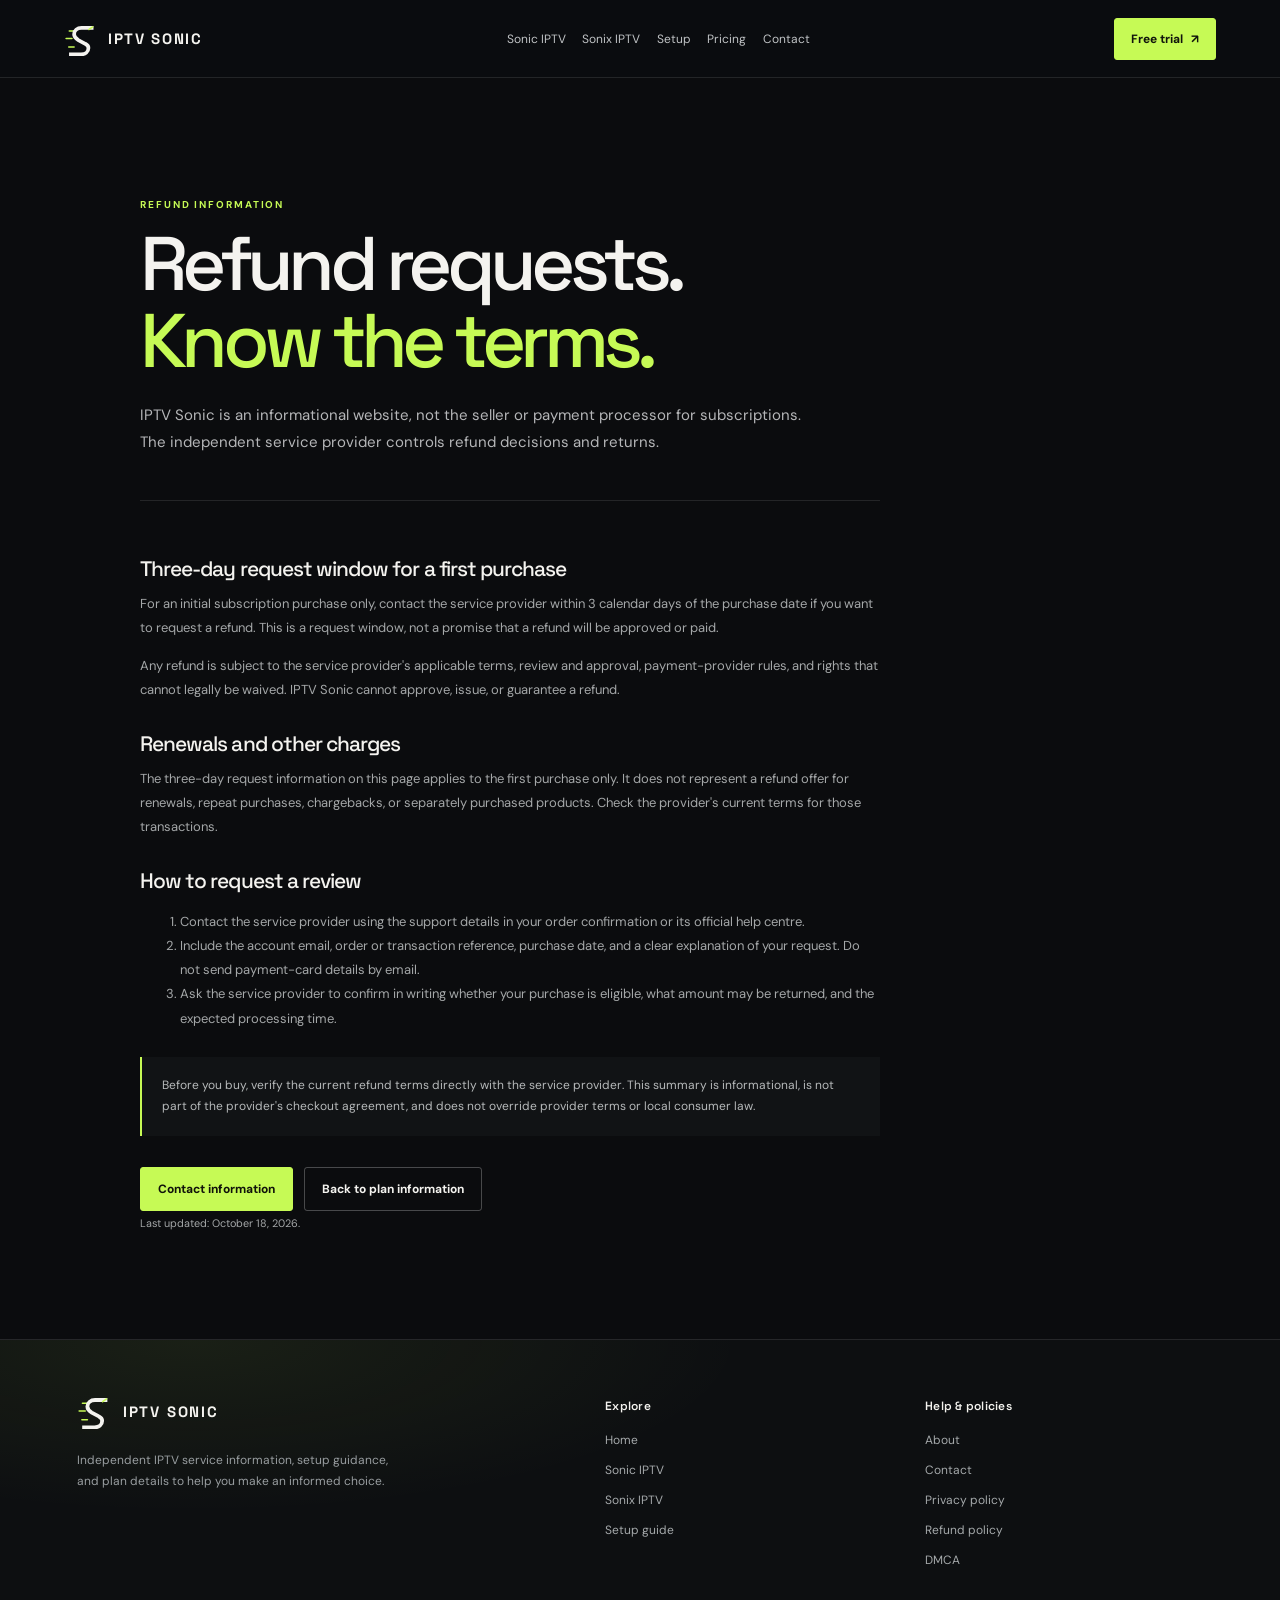
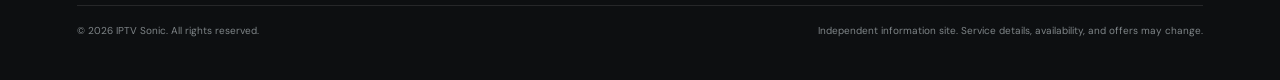
<file: refund.html>
<!doctype html>
<html lang="en">
  <head>
    <meta charset="UTF-8" />
    <meta name="viewport" content="width=device-width, initial-scale=1.0" />
    <meta name="robots" content="index, follow" />
    <meta name="description" content="Read IPTV Sonic's refund information: request a review within 3 days of an initial purchase, subject to the service provider's terms and approval." />
    <meta name="theme-color" content="#0b0c0e" />
    <link rel="canonical" href="https://iptvsonic.com/refund.html" />
    <link rel="icon" type="image/svg+xml" href="favicon.svg?v=2" sizes="any" />
    <link rel="icon" type="image/png" sizes="32x32" href="favicon-32.png?v=2" />
    <link rel="shortcut icon" href="favicon.ico?v=2" />
    <link rel="apple-touch-icon" sizes="180x180" href="apple-touch-icon.png?v=2" />
    <title>Refund Policy | IPTV Sonic</title>
    <script type="application/ld+json">
      {
        "@context": "https://schema.org",
        "@type": "WebPage",
        "name": "Refund Policy | IPTV Sonic",
        "url": "https://iptvsonic.com/refund.html",
        "isPartOf": { "@type": "WebSite", "name": "IPTV Sonic", "url": "https://iptvsonic.com/" },
        "inLanguage": "en"
      }
    </script>
    <link rel="preconnect" href="https://fonts.googleapis.com" />
    <link rel="preconnect" href="https://fonts.gstatic.com" crossorigin />
    <link href="https://fonts.googleapis.com/css2?family=DM+Sans:wght@400;500;600;700&family=Space+Grotesk:wght@400;500;600;700&display=swap" rel="stylesheet" />
    <link rel="stylesheet" href="site-pages.css" />
    <link rel="stylesheet" href="footer.css" />
    <link rel="stylesheet" href="header.css" />
    <script src="header.js" defer></script>
  </head>
  <body>
    <header class="page-header site-header">
      <a class="site-brand site-header-brand" href="index.html" aria-label="IPTV Sonic home"><img class="site-brand-mark" src="sonic-mark.svg" alt="" aria-hidden="true" /><span>IPTV SONIC</span></a>
      <nav class="page-nav site-header-nav" id="site-navigation" aria-label="Main navigation">
        <a href="sonic-iptv.html">Sonic IPTV</a><a href="sonix-iptv.html">Sonix IPTV</a><a href="installation-guide.html">Setup</a><a href="index.html#pricing">Pricing</a><a href="contact.html">Contact</a>
      </nav>
      <div class="site-header-actions"><a class="site-header-cta" href="https://tvkix.com/trial/">Free trial <span aria-hidden="true">↗</span></a></div>
      <button class="site-header-toggle" type="button" aria-label="Open navigation" aria-expanded="false" aria-controls="site-navigation"><span aria-hidden="true">☰</span></button>
    </header>

    <main class="page-main">
      <div class="page-kicker">Refund information</div>
      <h1>Refund requests.<br /><span>Know the terms.</span></h1>
      <p class="page-lead">
        IPTV Sonic is an informational website, not the seller or payment processor for subscriptions. The independent service provider controls refund decisions and returns.
      </p>

      <div class="page-content">
        <h2>Three-day request window for a first purchase</h2>
        <p>
          For an initial subscription purchase only, contact the service provider within 3 calendar days of the purchase date if you want to request a refund. This is a request window, not a promise that a refund will be approved or paid.
        </p>
        <p>
          Any refund is subject to the service provider's applicable terms, review and approval, payment-provider rules, and rights that cannot legally be waived. IPTV Sonic cannot approve, issue, or guarantee a refund.
        </p>

        <h2>Renewals and other charges</h2>
        <p>
          The three-day request information on this page applies to the first purchase only. It does not represent a refund offer for renewals, repeat purchases, chargebacks, or separately purchased products. Check the provider's current terms for those transactions.
        </p>

        <h2>How to request a review</h2>
        <ol>
          <li>Contact the service provider using the support details in your order confirmation or its official help centre.</li>
          <li>Include the account email, order or transaction reference, purchase date, and a clear explanation of your request. Do not send payment-card details by email.</li>
          <li>Ask the service provider to confirm in writing whether your purchase is eligible, what amount may be returned, and the expected processing time.</li>
        </ol>

        <div class="notice">
          Before you buy, verify the current refund terms directly with the service provider. This summary is informational, is not part of the provider's checkout agreement, and does not override provider terms or local consumer law.
        </div>
        <div class="page-actions">
          <a class="page-button page-button-primary" href="contact.html">Contact information</a>
          <a class="page-button" href="index.html#pricing">Back to plan information</a>
        </div>
        <p><small>Last updated: October 18, 2026.</small></p>
      </div>
    </main>

    <footer class="site-footer">
      <div class="site-footer-inner">
        <div class="site-footer-main">
          <div class="site-footer-branding">
            <a class="site-footer-brand" href="index.html" aria-label="IPTV Sonic home"><img src="sonic-mark.svg" alt="" aria-hidden="true" /><span>IPTV SONIC</span></a>
            <p class="site-footer-description">Independent IPTV service information, setup guidance, and plan details to help you make an informed choice.</p>
          </div>
          <nav aria-label="Explore">
            <h2 class="site-footer-heading">Explore</h2>
            <div class="site-footer-links"><a href="index.html">Home</a><a href="sonic-iptv.html">Sonic IPTV</a><a href="sonix-iptv.html">Sonix IPTV</a><a href="installation-guide.html">Setup guide</a></div>
          </nav>
          <nav aria-label="Help and policies">
            <h2 class="site-footer-heading">Help &amp; policies</h2>
            <div class="site-footer-links"><a href="about.html">About</a><a href="contact.html">Contact</a><a href="privacy.html">Privacy policy</a><a href="refund.html">Refund policy</a><a href="dmca.html">DMCA</a></div>
          </nav>
        </div>
        <div class="site-footer-bottom"><p>© 2026 IPTV Sonic. All rights reserved.</p><p>Independent information site. Service details, availability, and offers may change.</p></div>
      </div>
    </footer>
  </body>
</html>
</file>
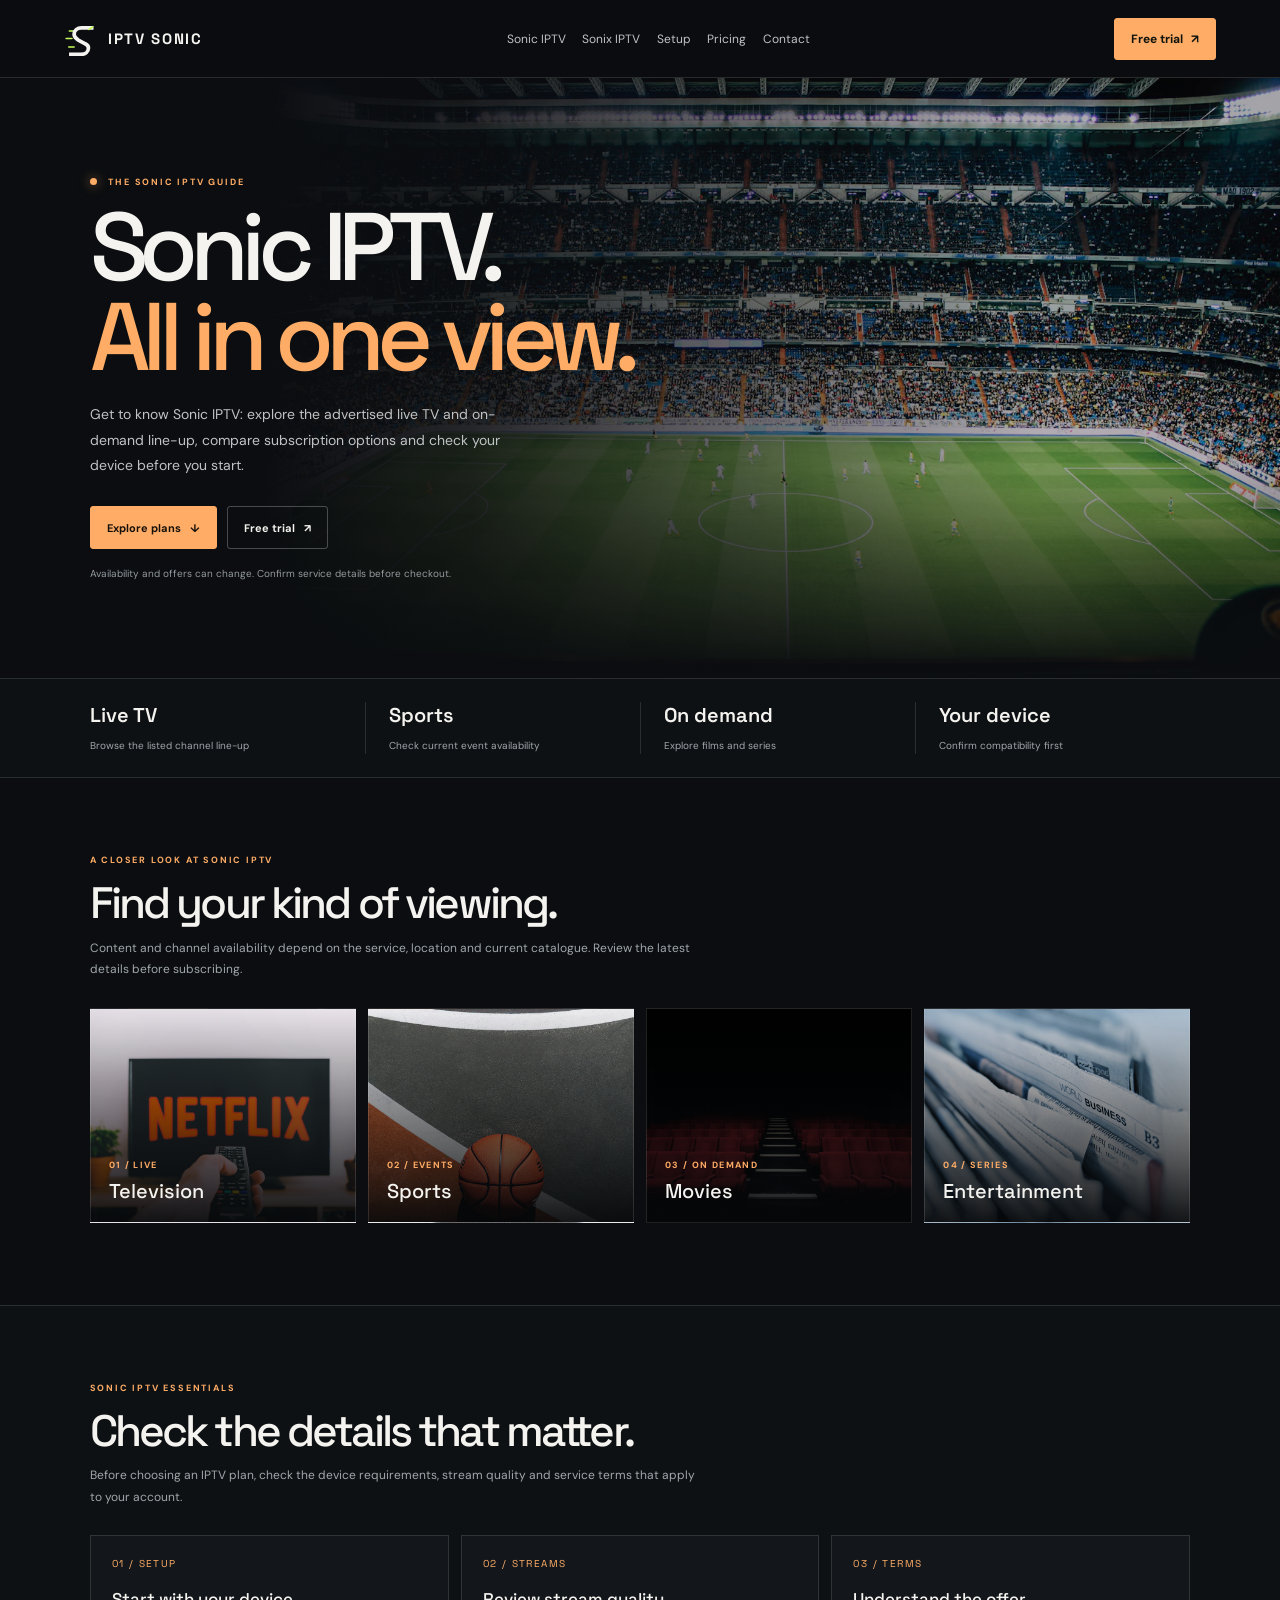
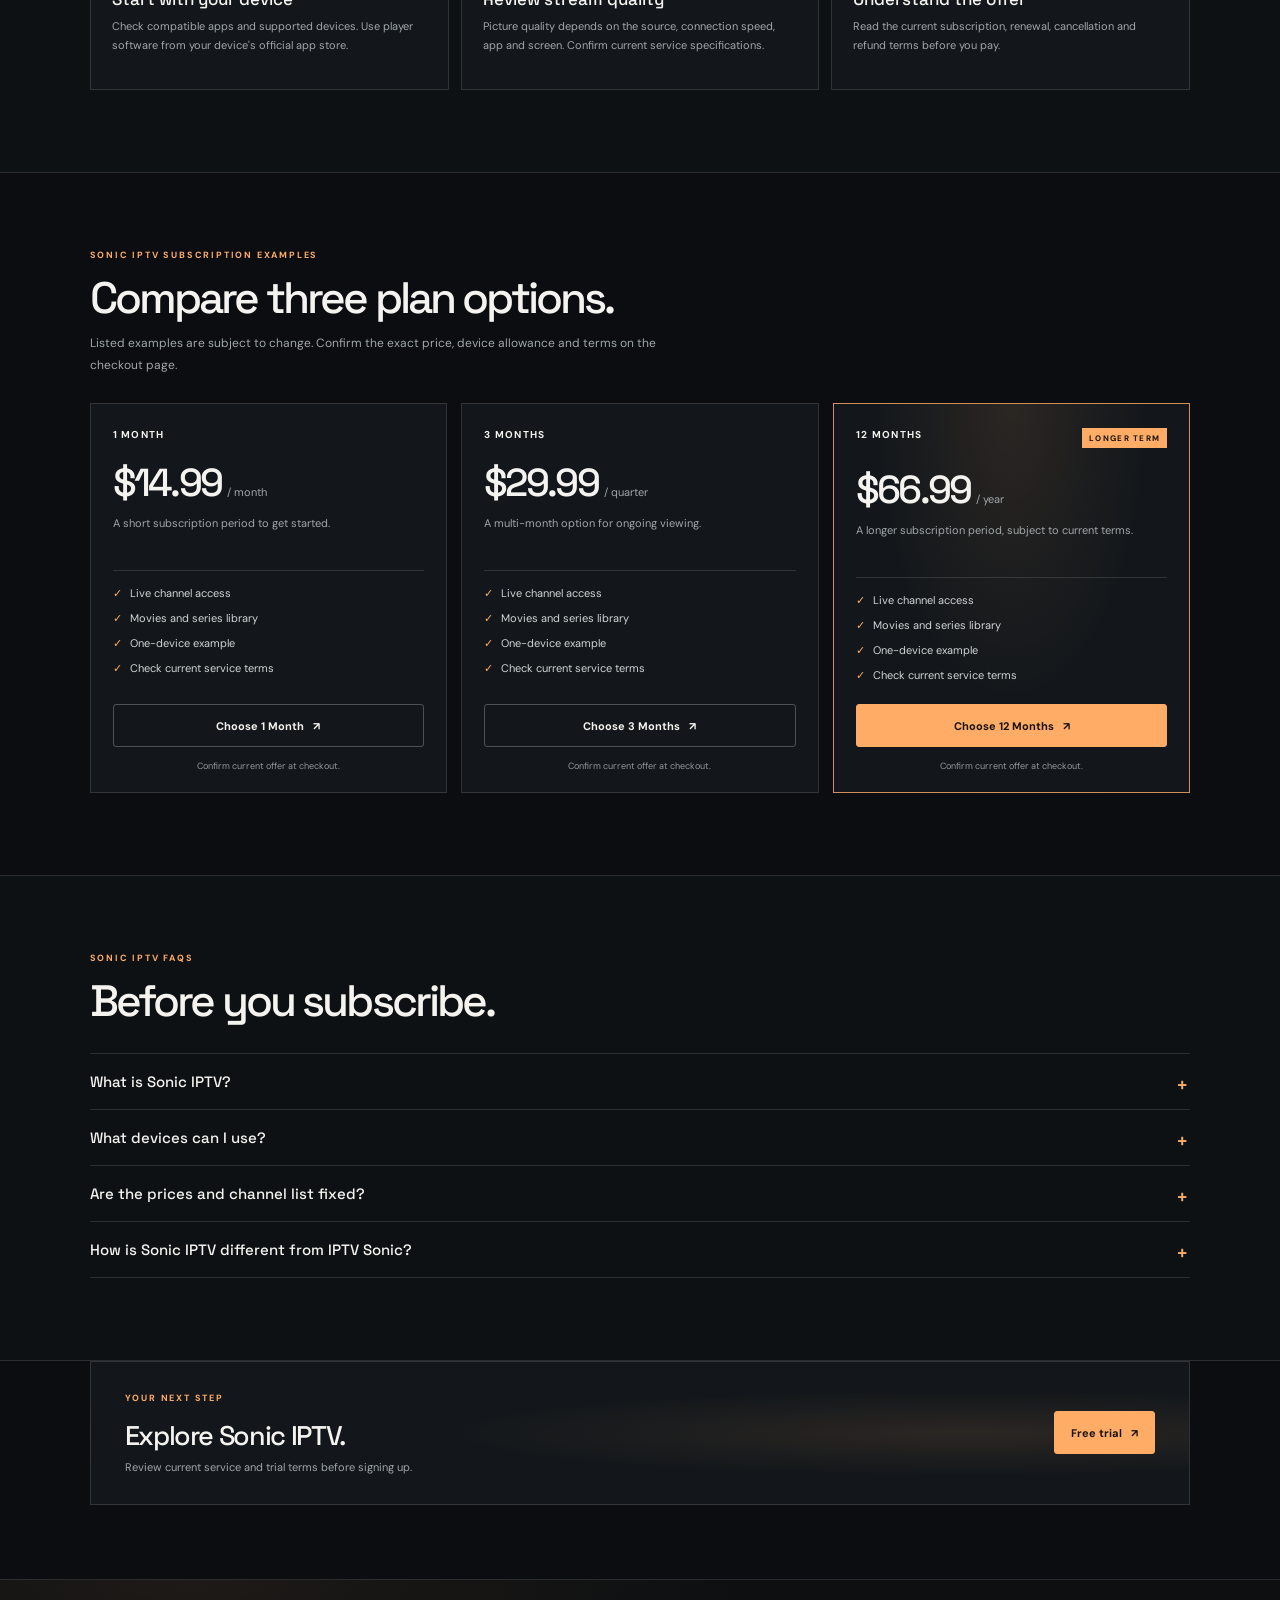
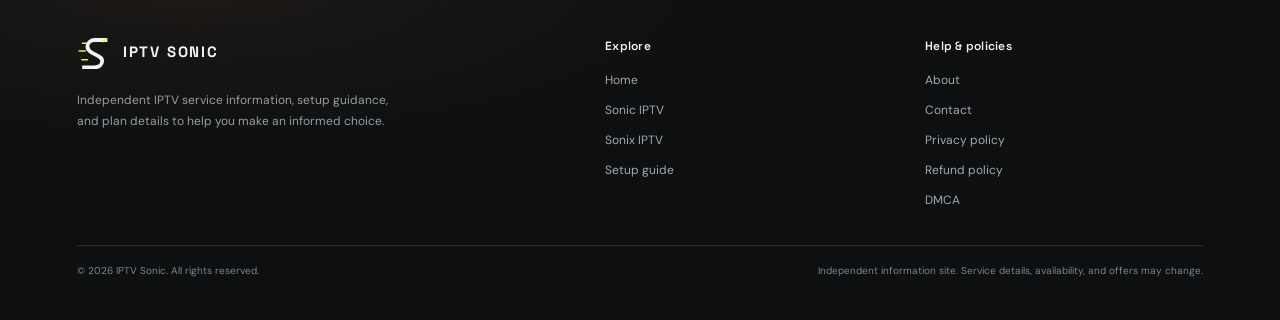
<file: sonic-iptv.html>
<!doctype html>
<html lang="en">
  <head>
    <meta charset="UTF-8" />
    <meta name="viewport" content="width=device-width, initial-scale=1.0" />
    <meta name="robots" content="index, follow" />
    <meta name="description" content="Discover Sonic IPTV: explore live TV, sports, movies, series, compatible devices and three subscription options. Compare Sonic IPTV with IPTV Sonic." />
    <meta name="theme-color" content="#0b0d10" />
    <link rel="canonical" href="https://iptvsonic.com/sonic-iptv.html" />
    <link rel="icon" type="image/svg+xml" href="favicon.svg?v=2" sizes="any" />
    <link rel="icon" type="image/png" sizes="32x32" href="favicon-32.png?v=2" />
    <link rel="shortcut icon" href="favicon.ico?v=2" />
    <link rel="apple-touch-icon" sizes="180x180" href="apple-touch-icon.png?v=2" />
    <link rel="preload" as="image" href="images/stadium.webp" fetchpriority="high" />
    <meta property="og:type" content="website" />
    <meta property="og:title" content="Sonic IPTV | Live TV, Sports &amp; On-Demand" />
    <meta property="og:description" content="Explore Sonic IPTV features, subscription examples, compatible devices and setup information." />
    <meta property="og:url" content="https://iptvsonic.com/sonic-iptv.html" />
    <meta property="og:image" content="https://iptvsonic.com/images/social-cover.webp" />
    <meta name="twitter:card" content="summary_large_image" />
    <meta name="twitter:title" content="Sonic IPTV | Live TV, Sports &amp; On-Demand" />
    <meta name="twitter:description" content="Explore Sonic IPTV features, subscription examples, compatible devices and setup information." />
    <meta name="twitter:image" content="https://iptvsonic.com/images/social-cover.webp" />
    <title>Sonic IPTV | Live TV, Sports &amp; On-Demand</title>
    <script type="application/ld+json">
      {
        "@context": "https://schema.org",
        "@graph": [
          {
            "@type": "WebPage",
            "@id": "https://iptvsonic.com/sonic-iptv.html#page",
            "url": "https://iptvsonic.com/sonic-iptv.html",
            "name": "Sonic IPTV | Live TV, Sports & On-Demand",
            "description": "Explore Sonic IPTV features, subscription examples, compatible devices and setup information.",
            "inLanguage": "en",
            "isPartOf": { "@id": "https://iptvsonic.com/#website" }
          },
          {
            "@type": "FAQPage",
            "@id": "https://iptvsonic.com/sonic-iptv.html#faq",
            "mainEntity": [
              {
                "@type": "Question",
                "name": "What is Sonic IPTV?",
                "acceptedAnswer": {
                  "@type": "Answer",
                  "text": "This Sonic IPTV page summarizes advertised live TV and on-demand service details. Confirm the operator, content rights, current offer and terms before subscribing."
                }
              },
              {
                "@type": "Question",
                "name": "Which devices work with Sonic IPTV?",
                "acceptedAnswer": {
                  "@type": "Answer",
                  "text": "Device compatibility depends on the provider and player. Check the supported-device list before purchase and use a player from your device's official app store."
                }
              },
              {
                "@type": "Question",
                "name": "Are Sonic IPTV prices and channels guaranteed?",
                "acceptedAnswer": {
                  "@type": "Answer",
                  "text": "No. Prices, channels and availability can change. Check the current offer and terms at checkout before paying."
                }
              }
            ]
          }
        ]
      }
    </script>
    <link rel="preconnect" href="https://fonts.googleapis.com" />
    <link rel="preconnect" href="https://fonts.gstatic.com" crossorigin />
    <link href="https://fonts.googleapis.com/css2?family=DM+Sans:wght@400;500;600;700&family=Space+Grotesk:wght@400;500;600;700&display=swap" rel="stylesheet" />
    <style>
      :root {
        color-scheme: dark;
        --bg: #0b0d10;
        --panel: #13171b;
        --line: rgba(255,255,255,.12);
        --muted: #a0a7aa;
        --white: #f4f3ef;
        --accent: #ffad66;
        --display: "Space Grotesk", sans-serif;
        --body: "DM Sans", sans-serif;
      }
      * { box-sizing: border-box; }
      html { scroll-behavior: smooth; }
      body { margin: 0; background: var(--bg); color: var(--white); font-family: var(--body); -webkit-font-smoothing: antialiased; }
      a { color: inherit; text-decoration: none; }
      a:hover { color: var(--accent); }
      .shell { width: min(1440px, 100%); margin: 0 auto; overflow: hidden; }
      .header { min-height: 78px; padding: 0 7%; display: flex; align-items: center; justify-content: space-between; gap: 24px; position: relative; z-index: 3; border-bottom: 1px solid var(--line); }
      .brand { display: inline-flex; align-items: center; gap: 10px; white-space: nowrap; font: 700 15px var(--display); letter-spacing: .12em; }
      .brand img { width: 34px; height: 34px; }
      .nav { display: flex; align-items: center; gap: 22px; color: #c0c3c4; font-size: 11px; }
      .header-actions { display: flex; align-items: center; gap: 10px; }
      .button { min-height: 43px; padding: 0 16px; display: inline-flex; align-items: center; justify-content: center; gap: 9px; border: 1px solid rgba(255,255,255,.25); border-radius: 3px; font-size: 11px; font-weight: 700; transition: transform 160ms ease, background 160ms ease; }
      .button:hover { transform: translateY(-2px); }
      .button-primary { border-color: var(--accent); background: var(--accent); color: #17110b; }
      .button-primary:hover { background: #ffc18d; color: #17110b; }
      .button-outline:hover { border-color: var(--accent); }
      .menu { width: 40px; height: 40px; display: none; align-items: center; justify-content: center; color: var(--white); border: 1px solid var(--line); border-radius: 3px; background: transparent; font: inherit; cursor: pointer; }
      .hero { min-height: 600px; padding: 88px 7%; display: flex; align-items: center; position: relative; isolation: isolate; }
      .hero::before { content: ""; position: absolute; z-index: -1; inset: 0 0 0 20%; background: linear-gradient(90deg,var(--bg),rgba(11,13,16,.86) 21%,rgba(11,13,16,.13) 76%),linear-gradient(0deg,var(--bg),transparent 35%),url("images/stadium.webp") center 48%/cover; opacity: .78; }
      .hero-copy { width: min(600px, 70%); }
      .kicker { margin-bottom: 14px; color: var(--accent); font-size: 9px; font-weight: 700; letter-spacing: .2em; text-transform: uppercase; }
      .live-dot { width: 7px; height: 7px; margin-right: 8px; display: inline-block; border-radius: 50%; background: var(--accent); box-shadow: 0 0 12px rgba(255,173,102,.65); }
      h1,h2,h3,p { margin-top: 0; }
      h1 { max-width: 680px; margin-bottom: 20px; font: 500 clamp(56px,8vw,96px)/.94 var(--display); letter-spacing: -.085em; }
      h1 span { color: var(--accent); }
      .hero p { max-width: 440px; margin-bottom: 28px; color: #c0c3c4; font-size: 14px; line-height: 1.8; }
      .hero-buttons { display: flex; flex-wrap: wrap; gap: 10px; }
      .hero-note { margin-top: 18px; color: #949a9d; font-size: 10px; }
      .stats { min-height: 100px; padding: 20px 7%; display: grid; grid-template-columns: repeat(4,1fr); align-items: center; border-block: 1px solid var(--line); background: #0e1114; }
      .stat { padding-left: 23px; border-left: 1px solid var(--line); }
      .stat:first-child { padding-left: 0; border: 0; }
      .stat strong { display: block; margin-bottom: 5px; font: 600 20px var(--display); }
      .stat span { color: var(--muted); font-size: 10px; }
      .section { padding: 76px 7% 82px; }
      .section.alt { border-block: 1px solid var(--line); background: #0e1114; }
      .section-head { margin-bottom: 27px; }
      .section-head h2 { margin-bottom: 10px; font: 500 clamp(30px,3.5vw,44px)/1.08 var(--display); letter-spacing: -.065em; }
      .section-head p { max-width: 610px; margin-bottom: 0; color: var(--muted); font-size: 12px; line-height: 1.8; }
      .watch-grid { display: grid; grid-template-columns: repeat(4,1fr); gap: 12px; }
      .watch-card { min-height: 215px; padding: 18px; display: flex; flex-direction: column; justify-content: end; border: 1px solid var(--line); background-position: center; background-size: cover; }
      .watch-card.live { background-image: linear-gradient(0deg,rgba(5,7,9,.94),rgba(5,7,9,.06)),url("images/live-tv.webp"); }
      .watch-card.sports { background-image: linear-gradient(0deg,rgba(5,7,9,.94),rgba(5,7,9,.06)),url("images/sports.webp"); }
      .watch-card.movies { background-image: linear-gradient(0deg,rgba(5,7,9,.94),rgba(5,7,9,.06)),url("images/cinema.webp"); }
      .watch-card.series { background-image: linear-gradient(0deg,rgba(5,7,9,.94),rgba(5,7,9,.06)),url("images/entertainment.webp"); }
      .watch-card span { color: var(--accent); font-size: 9px; font-weight: 700; letter-spacing: .15em; text-transform: uppercase; }
      .watch-card h3 { margin: 7px 0 0; font: 500 20px var(--display); }
      .feature-grid { display: grid; grid-template-columns: repeat(3,1fr); gap: 12px; }
      .feature { min-height: 155px; padding: 21px; border: 1px solid var(--line); background: var(--panel); }
      .feature b { display: block; margin-bottom: 18px; color: var(--accent); font: 10px var(--display); letter-spacing: .14em; }
      .feature h3 { margin-bottom: 7px; font: 500 17px var(--display); }
      .feature p { margin-bottom: 0; color: var(--muted); font-size: 11px; line-height: 1.7; }
      .plans { display: grid; grid-template-columns: repeat(3,1fr); gap: 14px; }
      .plan { min-height: 365px; padding: 24px 22px 20px; display: flex; flex-direction: column; border: 1px solid var(--line); background: var(--panel); }
      .plan.featured { border-color: rgba(255,173,102,.8); background: radial-gradient(ellipse at 50% 0,rgba(255,173,102,.1),transparent 54%),var(--panel); }
      .plan-label { margin-bottom: 17px; display: flex; justify-content: space-between; gap: 8px; font-size: 10px; font-weight: 700; letter-spacing: .13em; text-transform: uppercase; }
      .badge { padding: 5px 7px; color: #17110b; background: var(--accent); font-size: 8px; }
      .price { display: flex; align-items: baseline; gap: 6px; font-family: var(--display); }
      .price strong { font-size: 39px; font-weight: 500; letter-spacing: -.07em; }
      .price span { color: var(--muted); font: 11px var(--body); }
      .plan-summary { min-height: 37px; margin: 8px 0 18px; color: var(--muted); font-size: 11px; line-height: 1.6; }
      .plan ul { margin: 0 0 22px; padding: 15px 0 0; display: grid; gap: 11px; border-top: 1px solid var(--line); list-style: none; }
      .plan li { color: #d2d5d6; font-size: 11px; }
      .plan li::before { content: "✓"; margin-right: 8px; color: var(--accent); }
      .plan .button { width: 100%; margin-top: auto; }
      .plan-note { margin: 13px 0 0; color: #92999c; font-size: 9px; text-align: center; }
      .faq-list { border-top: 1px solid var(--line); }
      details { border-bottom: 1px solid var(--line); }
      summary { padding: 18px 30px 18px 0; position: relative; cursor: pointer; font: 500 15px var(--display); list-style: none; }
      summary::-webkit-details-marker { display: none; }
      summary::after { content: "+"; position: absolute; right: 2px; color: var(--accent); font-size: 20px; }
      details[open] summary::after { content: "−"; }
      details p { max-width: 760px; margin: 0; padding: 0 20px 18px 0; color: var(--muted); font-size: 12px; line-height: 1.8; }
      .cta { margin: 0 7% 74px; padding: 30px 34px; display: flex; align-items: center; justify-content: space-between; gap: 20px; border: 1px solid var(--line); background: radial-gradient(ellipse at 80% 50%,rgba(255,173,102,.1),transparent 42%),var(--panel); }
      .cta h2 { margin-bottom: 7px; font: 500 27px var(--display); letter-spacing: -.05em; }
      .cta p { margin-bottom: 0; color: var(--muted); font-size: 11px; }
      .footer { min-height: 78px; padding: 17px 7%; display: flex; align-items: center; justify-content: space-between; flex-wrap: wrap; gap: 15px; border-top: 1px solid var(--line); color: #a0a7aa; font-size: 11px; }
      .footer-nav { display: flex; flex-wrap: wrap; gap: 16px; font-size: 12px; }
      @media (max-width: 1050px) {
        .header { padding-inline: 5%; }
        .nav { position: absolute; top: 77px; right: 0; left: 0; padding: 20px 5%; display: none; align-items: flex-start; flex-direction: column; gap: 17px; border-bottom: 1px solid var(--line); background: #0d1013; }
        .nav.open { display: flex; }
        .menu { display: inline-flex; }
        .header-actions .button-outline { display: none; }
        .section,.stats,.footer { padding-right: 5%; padding-left: 5%; }
        .cta { margin-right: 5%; margin-left: 5%; }
        .watch-grid { grid-template-columns: repeat(2,1fr); }
      }
      @media (max-width: 650px) {
        .header { min-height: 70px; padding-inline: 5%; }
        .nav { top: 69px; }
        .brand { font-size: 13px; }
        .brand img { width: 30px; height: 30px; }
        .header-actions .button { min-height: 37px; padding-inline: 11px; font-size: 10px; }
        .hero { min-height: 610px; padding: 90px 6% 65px; align-items: end; }
        .hero::before { inset: 0; background: linear-gradient(0deg,var(--bg) 2%,rgba(11,13,16,.88) 29%,rgba(11,13,16,.18) 84%,var(--bg)),url("images/stadium.webp") 58% center/cover; }
        .hero-copy { width: 100%; }
        h1 { font-size: clamp(55px,15vw,77px); }
        .hero p { font-size: 13px; }
        .stats { padding-top: 22px; padding-bottom: 22px; grid-template-columns: repeat(2,1fr); gap: 19px 0; }
        .stat { padding-left: 14px; }
        .stat:nth-child(odd) { padding-left: 0; border-left: 0; }
        .stat strong { font-size: 18px; }
        .section { padding: 60px 6% 64px; }
        .watch-grid { gap: 9px; }
        .watch-card { min-height: 175px; padding: 13px; }
        .watch-card h3 { font-size: 17px; }
        .feature-grid,.plans { grid-template-columns: 1fr; gap: 10px; }
        .feature { min-height: 130px; }
        .plan { min-height: 0; padding: 21px 19px; }
        .plan-summary { min-height: 0; }
        .cta { margin: 0 6% 54px; padding: 24px 20px; align-items: flex-start; flex-direction: column; }
        .footer { padding: 18px 6%; align-items: flex-start; flex-direction: column; }
        .footer-nav { gap: 12px 16px; }
      }
      @media (prefers-reduced-motion: reduce) { *,*::before,*::after { scroll-behavior: auto !important; transition-duration: .01ms !important; } }
    </style>
    <link rel="stylesheet" href="footer.css" />
    <link rel="stylesheet" href="header.css" />
    <script src="header.js" defer></script>
  </head>
  <body>
    <div class="shell">
      <header class="header site-header">
        <a class="brand site-header-brand" href="index.html" aria-label="IPTV Sonic home"><img src="sonic-mark.svg" alt="" aria-hidden="true" /><span>IPTV SONIC</span></a>
        <nav class="nav site-header-nav" id="sonic-navigation" aria-label="Main navigation">
          <a href="sonic-iptv.html">Sonic IPTV</a>
          <a href="sonix-iptv.html">Sonix IPTV</a>
          <a href="installation-guide.html">Setup</a>
          <a href="#sonic-plans">Pricing</a>
          <a href="contact.html">Contact</a>
        </nav>
        <div class="header-actions site-header-actions">
          <a class="button button-primary site-header-cta" href="https://tvkix.com/trial/">Free trial <span aria-hidden="true">↗</span></a>
        </div>
        <button class="menu site-header-toggle" type="button" aria-label="Open navigation" aria-expanded="false" aria-controls="sonic-navigation"><span aria-hidden="true">☰</span></button>
      </header>
      <main>
        <section class="hero" id="sonic-overview">
          <div class="hero-copy">
            <div class="kicker"><span class="live-dot"></span> The Sonic IPTV guide</div>
            <h1>Sonic IPTV.<br /><span>All in one view.</span></h1>
            <p>Get to know Sonic IPTV: explore the advertised live TV and on-demand line-up, compare subscription options and check your device before you start.</p>
            <div class="hero-buttons">
              <a class="button button-primary" href="#sonic-plans">Explore plans <span aria-hidden="true">↓</span></a>
              <a class="button button-outline" href="https://tvkix.com/trial/">Free trial <span aria-hidden="true">↗</span></a>
            </div>
            <div class="hero-note">Availability and offers can change. Confirm service details before checkout.</div>
          </div>
        </section>
        <section class="stats" aria-label="Sonic IPTV overview">
          <div class="stat"><strong>Live TV</strong><span>Browse the listed channel line-up</span></div>
          <div class="stat"><strong>Sports</strong><span>Check current event availability</span></div>
          <div class="stat"><strong>On demand</strong><span>Explore films and series</span></div>
          <div class="stat"><strong>Your device</strong><span>Confirm compatibility first</span></div>
        </section>
        <section class="section" id="sonic-watch">
          <div class="section-head">
            <div class="kicker">A closer look at Sonic IPTV</div>
            <h2>Find your kind of viewing.</h2>
            <p>Content and channel availability depend on the service, location and current catalogue. Review the latest details before subscribing.</p>
          </div>
          <div class="watch-grid">
            <article class="watch-card live"><span>01 / Live</span><h3>Television</h3></article>
            <article class="watch-card sports"><span>02 / Events</span><h3>Sports</h3></article>
            <article class="watch-card movies"><span>03 / On demand</span><h3>Movies</h3></article>
            <article class="watch-card series"><span>04 / Series</span><h3>Entertainment</h3></article>
          </div>
        </section>
        <section class="section alt" id="sonic-features">
          <div class="section-head">
            <div class="kicker">Sonic IPTV essentials</div>
            <h2>Check the details that matter.</h2>
            <p>Before choosing an IPTV plan, check the device requirements, stream quality and service terms that apply to your account.</p>
          </div>
          <div class="feature-grid">
            <article class="feature"><b>01 / SETUP</b><h3>Start with your device</h3><p>Check compatible apps and supported devices. Use player software from your device's official app store.</p></article>
            <article class="feature"><b>02 / STREAMS</b><h3>Review stream quality</h3><p>Picture quality depends on the source, connection speed, app and screen. Confirm current service specifications.</p></article>
            <article class="feature"><b>03 / TERMS</b><h3>Understand the offer</h3><p>Read the current subscription, renewal, cancellation and refund terms before you pay.</p></article>
          </div>
        </section>
        <section class="section" id="sonic-plans">
          <div class="section-head">
            <div class="kicker">Sonic IPTV subscription examples</div>
            <h2>Compare three plan options.</h2>
            <p>Listed examples are subject to change. Confirm the exact price, device allowance and terms on the checkout page.</p>
          </div>
          <div class="plans">
            <article class="plan">
              <div class="plan-label"><span>1 Month</span></div>
              <div class="price"><strong>$14.99</strong><span>/ month</span></div>
              <p class="plan-summary">A short subscription period to get started.</p>
              <ul><li>Live channel access</li><li>Movies and series library</li><li>One-device example</li><li>Check current service terms</li></ul>
              <a class="button button-outline" href="https://tvkix.com/pay/?plan=1m&amp;devices=1">Choose 1 Month <span aria-hidden="true">↗</span></a>
              <p class="plan-note">Confirm current offer at checkout.</p>
            </article>
            <article class="plan">
              <div class="plan-label"><span>3 Months</span></div>
              <div class="price"><strong>$29.99</strong><span>/ quarter</span></div>
              <p class="plan-summary">A multi-month option for ongoing viewing.</p>
              <ul><li>Live channel access</li><li>Movies and series library</li><li>One-device example</li><li>Check current service terms</li></ul>
              <a class="button button-outline" href="https://tvkix.com/pay/?plan=3m&amp;devices=1">Choose 3 Months <span aria-hidden="true">↗</span></a>
              <p class="plan-note">Confirm current offer at checkout.</p>
            </article>
            <article class="plan featured">
              <div class="plan-label"><span>12 Months</span><span class="badge">Longer term</span></div>
              <div class="price"><strong>$66.99</strong><span>/ year</span></div>
              <p class="plan-summary">A longer subscription period, subject to current terms.</p>
              <ul><li>Live channel access</li><li>Movies and series library</li><li>One-device example</li><li>Check current service terms</li></ul>
              <a class="button button-primary" href="https://tvkix.com/pay/?plan=12m&amp;devices=1">Choose 12 Months <span aria-hidden="true">↗</span></a>
              <p class="plan-note">Confirm current offer at checkout.</p>
            </article>
          </div>
        </section>
        <section class="section alt" id="sonic-faq">
          <div class="section-head"><div class="kicker">Sonic IPTV FAQs</div><h2>Before you subscribe.</h2></div>
          <div class="faq-list">
            <details><summary>What is Sonic IPTV?</summary><p>This page provides a general overview of advertised Sonic IPTV service details. Verify the service operator, content rights, offer and terms independently before purchase.</p></details>
            <details><summary>What devices can I use?</summary><p>Device support depends on the provider and compatible IPTV player. Check the supported-device list and follow our <a href="installation-guide.html">IPTV installation guide</a> for general setup steps.</p></details>
            <details><summary>Are the prices and channel list fixed?</summary><p>No. Offers, channel availability and prices can change. Confirm the checkout details and terms before paying.</p></details>
            <details><summary>How is Sonic IPTV different from IPTV Sonic?</summary><p>This page focuses on the search term Sonic IPTV. Visit the <a href="index.html">IPTV Sonic home page</a> for the main site, or explore the separate <a href="sonix-iptv.html">Sonix IPTV page</a>.</p></details>
          </div>
        </section>
        <section class="cta">
          <div><div class="kicker">Your next step</div><h2>Explore Sonic IPTV.</h2><p>Review current service and trial terms before signing up.</p></div>
          <a class="button button-primary" href="https://tvkix.com/trial/">Free trial <span aria-hidden="true">↗</span></a>
        </section>
      </main>
      <footer class="site-footer">
        <div class="site-footer-inner">
          <div class="site-footer-main">
            <div class="site-footer-branding">
              <a class="site-footer-brand" href="index.html" aria-label="IPTV Sonic home"><img src="sonic-mark.svg" alt="" aria-hidden="true" /><span>IPTV SONIC</span></a>
              <p class="site-footer-description">Independent IPTV service information, setup guidance, and plan details to help you make an informed choice.</p>
            </div>
            <nav aria-label="Explore">
              <h2 class="site-footer-heading">Explore</h2>
              <div class="site-footer-links"><a href="index.html">Home</a><a href="sonic-iptv.html">Sonic IPTV</a><a href="sonix-iptv.html">Sonix IPTV</a><a href="installation-guide.html">Setup guide</a></div>
            </nav>
            <nav aria-label="Help and policies">
              <h2 class="site-footer-heading">Help &amp; policies</h2>
              <div class="site-footer-links"><a href="about.html">About</a><a href="contact.html">Contact</a><a href="privacy.html">Privacy policy</a><a href="refund.html">Refund policy</a><a href="dmca.html">DMCA</a></div>
            </nav>
          </div>
          <div class="site-footer-bottom"><p>© 2026 IPTV Sonic. All rights reserved.</p><p>Independent information site. Service details, availability, and offers may change.</p></div>
        </div>
      </footer>
    </div>
  </body>
</html>
</file>
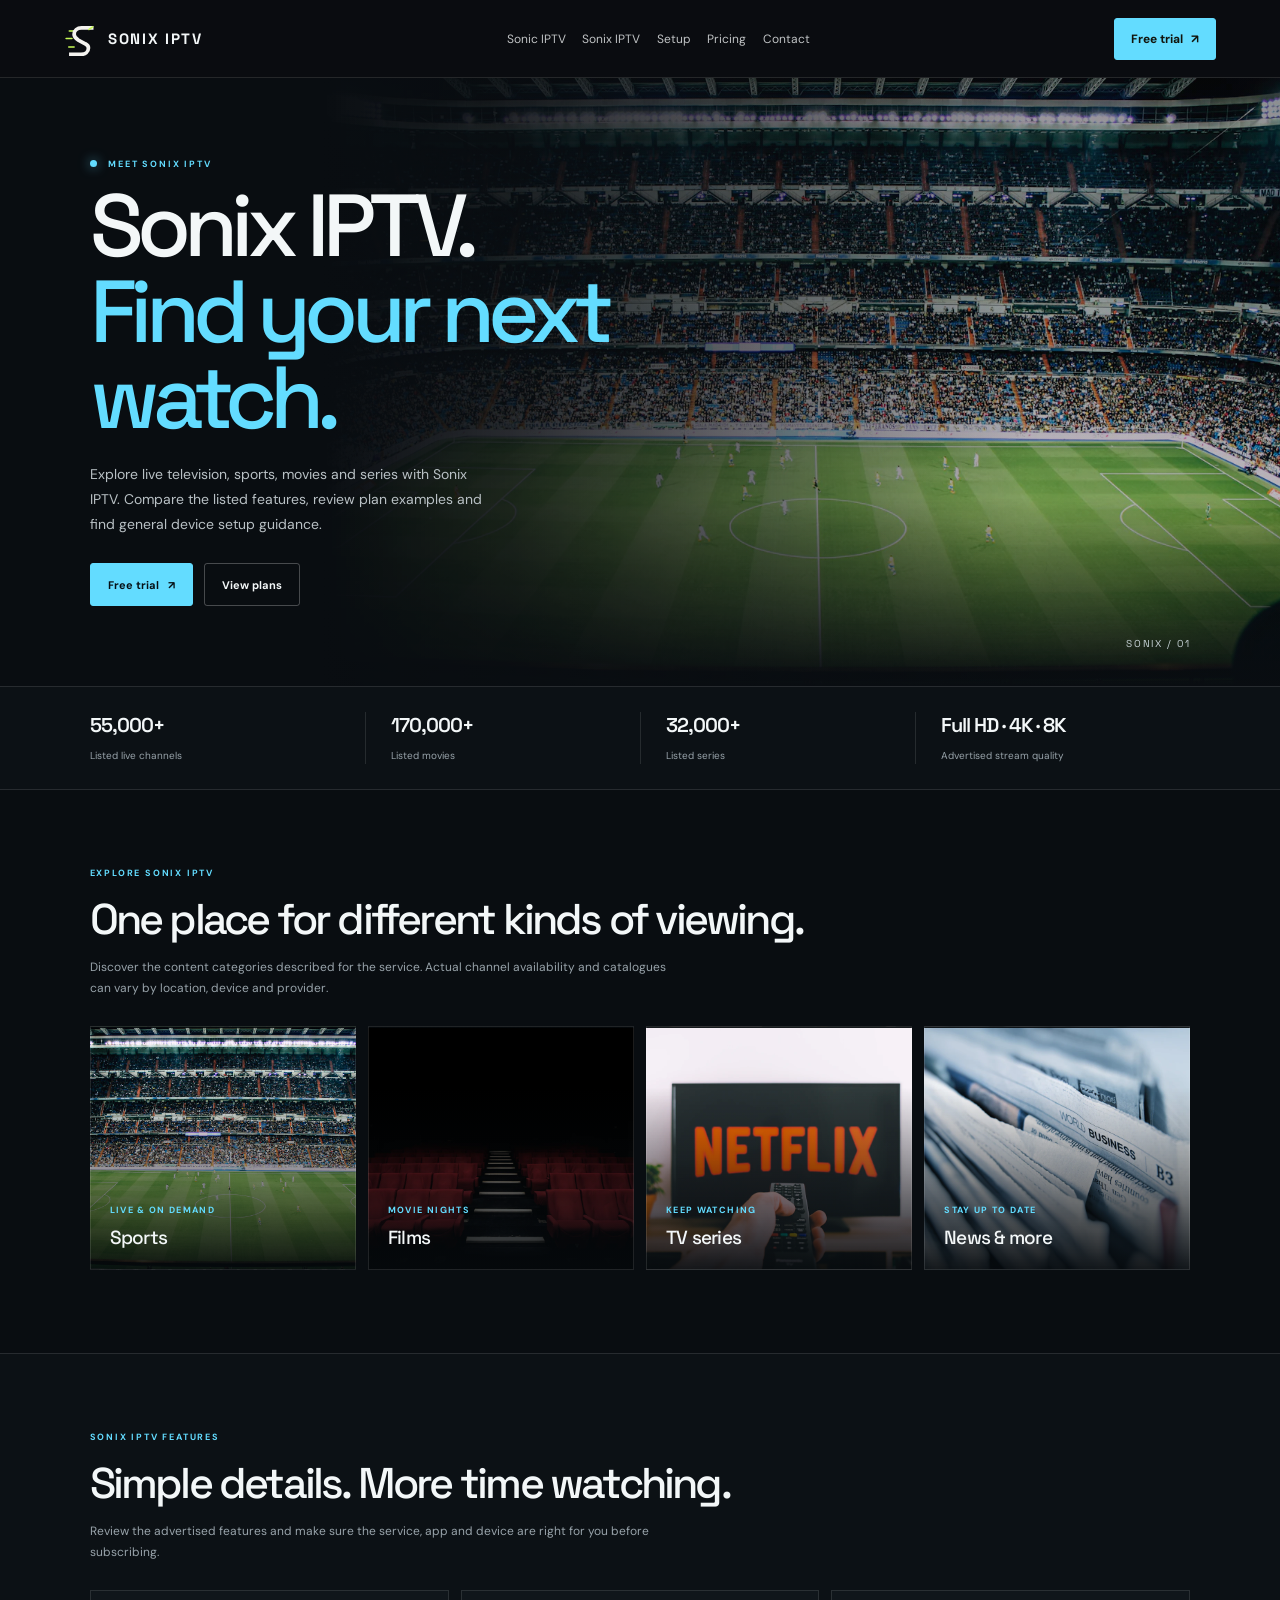
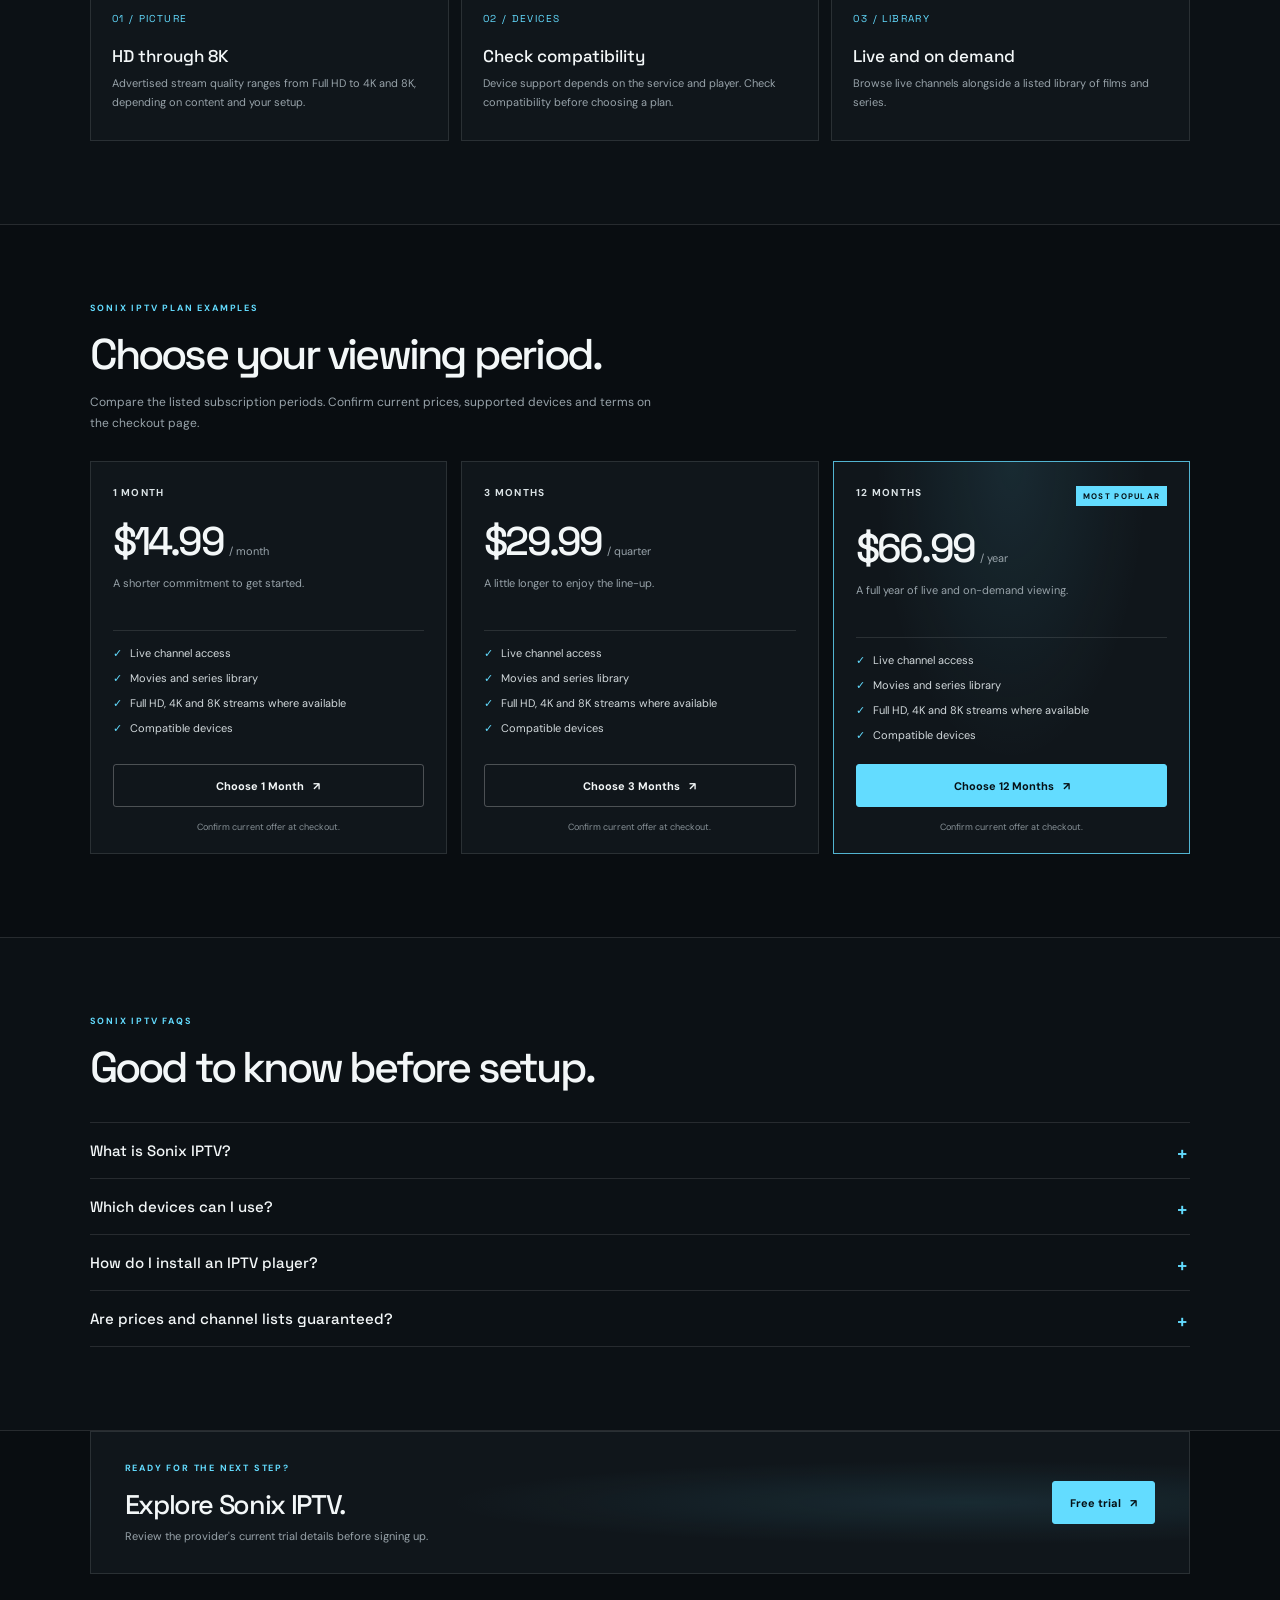
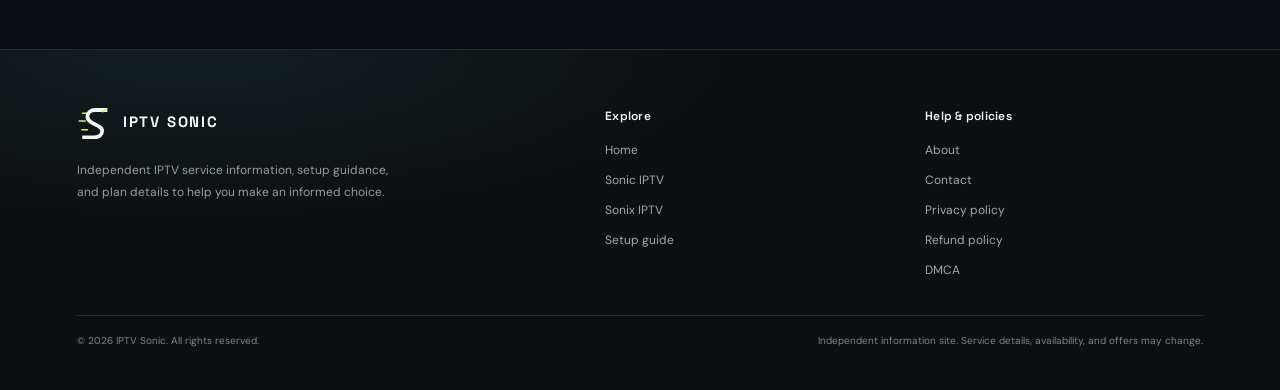
<file: sonix-iptv.html>
<!doctype html>
<html lang="en">
  <head>
    <meta charset="UTF-8" />
    <meta name="viewport" content="width=device-width, initial-scale=1.0" />
    <meta name="robots" content="index, follow" />
    <meta name="description" content="Explore Sonix IPTV: live TV, sports, films and series in one place. Compare Sonix IPTV plan examples, streaming features, device setup and FAQs." />
    <meta name="theme-color" content="#090d11" />
    <link rel="canonical" href="https://iptvsonic.com/sonix-iptv.html" />
    <link rel="icon" type="image/svg+xml" href="favicon.svg?v=2" sizes="any" />
    <link rel="icon" type="image/png" sizes="32x32" href="favicon-32.png?v=2" />
    <link rel="shortcut icon" href="favicon.ico?v=2" />
    <link rel="apple-touch-icon" sizes="180x180" href="apple-touch-icon.png?v=2" />
    <link rel="preload" as="image" href="images/stadium.webp" fetchpriority="high" />
    <meta property="og:type" content="website" />
    <meta property="og:title" content="Sonix IPTV | Live TV, Sports, Movies &amp; Series" />
    <meta property="og:description" content="Explore Sonix IPTV features, plan examples, compatible devices and setup information." />
    <meta property="og:url" content="https://iptvsonic.com/sonix-iptv.html" />
    <meta property="og:image" content="https://iptvsonic.com/images/social-cover.webp" />
    <meta name="twitter:card" content="summary_large_image" />
    <meta name="twitter:title" content="Sonix IPTV | Live TV, Sports, Movies &amp; Series" />
    <meta name="twitter:description" content="Explore Sonix IPTV features, plan examples, compatible devices and setup information." />
    <meta name="twitter:image" content="https://iptvsonic.com/images/social-cover.webp" />
    <title>Sonix IPTV | Live TV, Sports, Movies &amp; Series</title>
    <script type="application/ld+json">
      {
        "@context": "https://schema.org",
        "@graph": [
          {
            "@type": "WebPage",
            "@id": "https://iptvsonic.com/sonix-iptv.html#page",
            "url": "https://iptvsonic.com/sonix-iptv.html",
            "name": "Sonix IPTV | Live TV, Sports, Movies & Series",
            "description": "Explore Sonix IPTV features, plan examples, compatible devices and setup information.",
            "inLanguage": "en",
            "isPartOf": { "@id": "https://iptvsonic.com/#website" }
          },
          {
            "@type": "FAQPage",
            "@id": "https://iptvsonic.com/sonix-iptv.html#faq",
            "mainEntity": [
              {
                "@type": "Question",
                "name": "What is Sonix IPTV?",
                "acceptedAnswer": {
                  "@type": "Answer",
                  "text": "Sonix IPTV is a name used on this page for an IPTV service information and plan overview. Confirm the service operator, current offer, rights and terms before subscribing."
                }
              },
              {
                "@type": "Question",
                "name": "What can I watch with Sonix IPTV?",
                "acceptedAnswer": {
                  "@type": "Answer",
                  "text": "The service information summarized on this page covers live television, sports, films and series. Channel availability, catalogue size and rights may vary by provider and location."
                }
              },
              {
                "@type": "Question",
                "name": "How do I set up an IPTV player?",
                "acceptedAnswer": {
                  "@type": "Answer",
                  "text": "Install a compatible player from your device's official app store, then use the playlist or account details issued by a service you are authorized to access. See the IPTV Sonic installation guide for general device steps."
                }
              }
            ]
          }
        ]
      }
    </script>
    <link rel="preconnect" href="https://fonts.googleapis.com" />
    <link rel="preconnect" href="https://fonts.gstatic.com" crossorigin />
    <link href="https://fonts.googleapis.com/css2?family=DM+Sans:wght@400;500;600;700&family=Space+Grotesk:wght@400;500;600;700&display=swap" rel="stylesheet" />
    <style>
      :root {
        color-scheme: dark;
        --bg: #090d11;
        --panel: #10161b;
        --line: rgba(255, 255, 255, 0.11);
        --muted: #98a3aa;
        --white: #f3f7f8;
        --accent: #63dcff;
        --display: "Space Grotesk", sans-serif;
        --body: "DM Sans", sans-serif;
      }

      * { box-sizing: border-box; }
      html { scroll-behavior: smooth; }
      body {
        margin: 0;
        background: var(--bg);
        color: var(--white);
        font-family: var(--body);
        -webkit-font-smoothing: antialiased;
      }
      a { color: inherit; text-decoration: none; }
      a:hover { color: var(--accent); }
      .shell { width: min(1440px, 100%); margin: 0 auto; overflow: hidden; }
      .header {
        height: 78px;
        padding: 0 7%;
        display: flex;
        align-items: center;
        justify-content: space-between;
        gap: 25px;
        border-bottom: 1px solid var(--line);
        position: relative;
        z-index: 3;
      }
      .brand {
        display: inline-flex;
        align-items: center;
        gap: 10px;
        font-family: var(--display);
        font-size: 16px;
        font-weight: 700;
        letter-spacing: .12em;
        white-space: nowrap;
      }
      .brand img { width: 34px; height: 34px; }
      .nav { display: flex; align-items: center; gap: 25px; color: #b9c3c8; font-size: 12px; }
      .header-cta { display: flex; align-items: center; gap: 11px; }
      .button {
        min-height: 43px;
        padding: 0 17px;
        display: inline-flex;
        align-items: center;
        justify-content: center;
        gap: 9px;
        border: 1px solid rgba(255,255,255,.25);
        border-radius: 3px;
        font-size: 11px;
        font-weight: 700;
        transition: transform 160ms ease, background 160ms ease;
      }
      .button:hover { transform: translateY(-2px); }
      .button-primary { color: #061015; border-color: var(--accent); background: var(--accent); }
      .button-primary:hover { color: #061015; background: #9aeaff; }
      .button-outline:hover { border-color: var(--accent); }
      .menu {
        width: 40px;
        height: 40px;
        display: none;
        align-items: center;
        justify-content: center;
        color: var(--white);
        border: 1px solid var(--line);
        border-radius: 3px;
        background: transparent;
        font: inherit;
        cursor: pointer;
      }
      .hero {
        min-height: 565px;
        padding: 80px 7%;
        display: flex;
        align-items: center;
        position: relative;
        isolation: isolate;
      }
      .hero::before {
        content: "";
        position: absolute;
        z-index: -1;
        inset: 0 0 0 25%;
        background:
          linear-gradient(90deg, var(--bg), rgba(9,13,17,.84) 20%, rgba(9,13,17,.12) 74%),
          linear-gradient(0deg, var(--bg), transparent 31%, rgba(9,13,17,.2)),
          url("images/stadium.webp") center 48% / cover;
        opacity: .82;
      }
      .hero-copy { width: min(580px, 62%); }
      .kicker {
        margin-bottom: 13px;
        color: var(--accent);
        font-size: 9px;
        font-weight: 700;
        letter-spacing: .2em;
        text-transform: uppercase;
      }
      .live-dot {
        width: 7px;
        height: 7px;
        margin-right: 8px;
        display: inline-block;
        border-radius: 50%;
        background: var(--accent);
        box-shadow: 0 0 12px rgba(99,220,255,.65);
      }
      h1,h2,h3,p { margin-top: 0; }
      h1 {
        max-width: 660px;
        margin-bottom: 20px;
        font-family: var(--display);
        font-size: clamp(53px, 7vw, 88px);
        font-weight: 500;
        letter-spacing: -.078em;
        line-height: .98;
      }
      h1 span { color: var(--accent); }
      .hero p { max-width: 410px; margin-bottom: 26px; color: #b9c1c5; font-size: 14px; line-height: 1.8; }
      .hero-actions { display: flex; flex-wrap: wrap; gap: 11px; }
      .hero-index {
        position: absolute;
        right: 7%;
        bottom: 36px;
        color: #c5d0d4;
        font: 10px var(--display);
        letter-spacing: .16em;
      }
      .numbers {
        min-height: 104px;
        padding: 20px 7%;
        display: grid;
        grid-template-columns: repeat(4, 1fr);
        align-items: center;
        border-top: 1px solid var(--line);
        border-bottom: 1px solid var(--line);
        background: #0c1115;
      }
      .stat { padding-left: 25px; border-left: 1px solid var(--line); }
      .stat:first-child { padding-left: 0; border: 0; }
      .stat strong {
        display: block;
        margin-bottom: 5px;
        font: 600 20px var(--display);
        letter-spacing: -.05em;
      }
      .stat span { color: var(--muted); font-size: 10px; }
      .section { padding: 77px 7% 83px; }
      .section.alt { border-block: 1px solid var(--line); background: #0c1115; }
      .section-head { margin-bottom: 27px; }
      .section-head h2 {
        margin-bottom: 10px;
        font: 500 clamp(30px, 3.4vw, 43px) var(--display);
        letter-spacing: -.065em;
      }
      .section-head p { max-width: 580px; margin-bottom: 0; color: var(--muted); font-size: 12px; line-height: 1.75; }
      .content-grid { display: grid; grid-template-columns: repeat(4, 1fr); gap: 12px; }
      .content-card {
        min-height: 244px;
        padding: 19px;
        display: flex;
        align-items: end;
        position: relative;
        overflow: hidden;
        border: 1px solid var(--line);
        background-color: #172028;
        background-image: linear-gradient(0deg, rgba(5,9,12,.93), transparent 75%), var(--image);
        background-position: center;
        background-size: cover;
        transition: background-size 200ms ease, transform 200ms ease;
      }
      .content-card:hover { transform: translateY(-3px); }
      .content-card span { color: var(--accent); font-size: 9px; font-weight: 700; letter-spacing: .15em; text-transform: uppercase; }
      .content-card h3 { margin: 7px 0 0; font: 500 19px var(--display); letter-spacing: -.04em; }
      .benefit-grid { display: grid; grid-template-columns: repeat(3, 1fr); gap: 12px; }
      .benefit {
        min-height: 151px;
        padding: 21px;
        border: 1px solid var(--line);
        background: var(--panel);
      }
      .benefit b { display: block; margin-bottom: 20px; color: var(--accent); font: 10px var(--display); letter-spacing: .14em; }
      .benefit h3 { margin-bottom: 7px; font: 500 17px var(--display); }
      .benefit p { margin-bottom: 0; color: var(--muted); font-size: 11px; line-height: 1.7; }
      .plans { display: grid; grid-template-columns: repeat(3, 1fr); gap: 14px; }
      .plan {
        min-height: 365px;
        padding: 24px 22px 20px;
        display: flex;
        flex-direction: column;
        border: 1px solid var(--line);
        background: var(--panel);
      }
      .plan.popular {
        border-color: rgba(99,220,255,.8);
        background: radial-gradient(ellipse at 50% 0, rgba(99,220,255,.1), transparent 54%), var(--panel);
      }
      .plan-label { margin-bottom: 17px; display: flex; justify-content: space-between; gap: 8px; color: #dbe3e6; font-size: 10px; font-weight: 700; letter-spacing: .13em; text-transform: uppercase; }
      .badge { padding: 5px 7px; color: #061015; background: var(--accent); font-size: 8px; }
      .price { display: flex; align-items: baseline; gap: 6px; font-family: var(--display); }
      .price strong { font-size: 40px; font-weight: 500; letter-spacing: -.07em; }
      .price span { color: var(--muted); font: 11px var(--body); }
      .plan-summary { min-height: 37px; margin: 8px 0 18px; color: var(--muted); font-size: 11px; line-height: 1.6; }
      .plan ul { margin: 0 0 22px; padding: 15px 0 0; display: grid; gap: 11px; border-top: 1px solid var(--line); list-style: none; }
      .plan li { color: #d2d9dc; font-size: 11px; }
      .plan li::before { content: "✓"; margin-right: 8px; color: var(--accent); }
      .plan .button { width: 100%; margin-top: auto; }
      .plan-note { margin: 14px 0 0; color: #879197; font-size: 9px; text-align: center; }
      .faq-list { border-top: 1px solid var(--line); }
      details { border-bottom: 1px solid var(--line); }
      summary {
        padding: 18px 30px 18px 0;
        position: relative;
        cursor: pointer;
        font: 500 15px var(--display);
        list-style: none;
      }
      summary::-webkit-details-marker { display: none; }
      summary::after { content: "+"; position: absolute; right: 2px; color: var(--accent); font-size: 20px; }
      details[open] summary::after { content: "−"; }
      details p { max-width: 760px; margin: 0; padding: 0 20px 18px 0; color: var(--muted); font-size: 12px; line-height: 1.8; }
      .cta {
        margin: 0 7% 75px;
        padding: 30px 34px;
        display: flex;
        align-items: center;
        justify-content: space-between;
        gap: 20px;
        border: 1px solid var(--line);
        background: radial-gradient(ellipse at 80% 50%, rgba(99,220,255,.1), transparent 42%), var(--panel);
      }
      .cta h2 { margin-bottom: 7px; font: 500 27px var(--display); letter-spacing: -.05em; }
      .cta p { margin-bottom: 0; color: var(--muted); font-size: 11px; }
      .footer {
        min-height: 76px;
        padding: 17px 7%;
        display: flex;
        align-items: center;
        justify-content: space-between;
        flex-wrap: wrap;
        gap: 15px;
        border-top: 1px solid var(--line);
        color: #9ba4a8;
        font-size: 11px;
      }
      .footer-nav { display: flex; flex-wrap: wrap; gap: 17px; font-size: 12px; }
      @media (max-width: 1050px) {
        .header { padding-inline: 5%; }
        .nav {
          position: absolute;
          top: 77px;
          right: 0;
          left: 0;
          padding: 20px 5%;
          display: none;
          align-items: flex-start;
          flex-direction: column;
          gap: 17px;
          border-bottom: 1px solid var(--line);
          background: #0d1216;
        }
        .nav.open { display: flex; }
        .menu { display: inline-flex; }
        .header-cta { margin-left: auto; }
        .header-cta .button-outline { display: none; }
        .content-grid { grid-template-columns: repeat(2, 1fr); }
        .section { padding-right: 5%; padding-left: 5%; }
        .numbers { padding-right: 5%; padding-left: 5%; }
        .cta { margin-right: 5%; margin-left: 5%; }
        .footer { padding-right: 5%; padding-left: 5%; }
      }
      @media (max-width: 650px) {
        .header { height: 70px; padding-inline: 5%; }
        .nav { top: 69px; }
        .brand { font-size: 14px; }
        .brand img { width: 30px; height: 30px; }
        .header-cta .button { min-height: 37px; padding-inline: 11px; font-size: 10px; }
        .hero { min-height: 620px; padding: 90px 6% 70px; align-items: end; }
        .hero::before {
          inset: 0;
          background:
            linear-gradient(0deg, var(--bg) 2%, rgba(9,13,17,.84) 28%, rgba(9,13,17,.18) 84%, var(--bg)),
            url("images/stadium.webp") 58% center / cover;
        }
        .hero-copy { width: 100%; }
        h1 { font-size: clamp(54px, 15vw, 76px); }
        .hero p { font-size: 13px; }
        .numbers { padding: 23px 6%; grid-template-columns: repeat(2, 1fr); gap: 19px 0; }
        .stat { padding-left: 14px; }
        .stat:nth-child(odd) { padding-left: 0; border-left: 0; }
        .stat strong { font-size: 18px; }
        .section { padding: 61px 6% 65px; }
        .content-grid { gap: 9px; }
        .content-card { min-height: 190px; padding: 13px; }
        .content-card h3 { font-size: 16px; }
        .benefit-grid, .plans { grid-template-columns: 1fr; gap: 10px; }
        .benefit { min-height: 130px; }
        .plan { min-height: 0; padding: 21px 19px; }
        .plan-summary { min-height: 0; }
        .cta { margin: 0 6% 55px; padding: 24px 20px; align-items: flex-start; flex-direction: column; }
        .footer { padding: 18px 6%; align-items: flex-start; flex-direction: column; }
        .footer-nav { gap: 12px 16px; }
      }
      @media (prefers-reduced-motion: reduce) {
        *, *::before, *::after { scroll-behavior: auto !important; transition-duration: .01ms !important; }
      }
    </style>
    <link rel="stylesheet" href="footer.css" />
    <link rel="stylesheet" href="header.css" />
    <script src="header.js" defer></script>
  </head>
  <body>
    <div class="shell">
      <header class="header site-header">
        <a class="brand site-header-brand" href="index.html" aria-label="IPTV Sonic home">
          <img src="sonic-mark.svg" alt="" aria-hidden="true" />
          <span>SONIX IPTV</span>
        </a>
        <nav class="nav site-header-nav" id="sonix-navigation" aria-label="Main navigation">
          <a href="sonic-iptv.html">Sonic IPTV</a>
          <a href="sonix-iptv.html">Sonix IPTV</a>
          <a href="installation-guide.html">Setup</a>
          <a href="#sonix-pricing">Pricing</a>
          <a href="contact.html">Contact</a>
        </nav>
        <div class="header-cta site-header-actions">
          <a class="button button-primary site-header-cta" href="https://tvkix.com/trial/">Free trial <span aria-hidden="true">↗</span></a>
        </div>
        <button class="menu site-header-toggle" type="button" aria-label="Open navigation" aria-expanded="false" aria-controls="sonix-navigation"><span aria-hidden="true">☰</span></button>
      </header>

      <main>
        <section class="hero" id="sonix-home">
          <div class="hero-copy">
            <div class="kicker"><span class="live-dot"></span> Meet Sonix IPTV</div>
            <h1>Sonix IPTV.<br /><span>Find your next watch.</span></h1>
            <p>Explore live television, sports, movies and series with Sonix IPTV. Compare the listed features, review plan examples and find general device setup guidance.</p>
            <div class="hero-actions">
              <a class="button button-primary" href="https://tvkix.com/trial/">Free trial <span aria-hidden="true">↗</span></a>
              <a class="button button-outline" href="#sonix-pricing">View plans</a>
            </div>
          </div>
          <div class="hero-index">SONIX / 01</div>
        </section>

        <section class="numbers" aria-label="Service content overview">
          <div class="stat"><strong>55,000+</strong><span>Listed live channels</span></div>
          <div class="stat"><strong>170,000+</strong><span>Listed movies</span></div>
          <div class="stat"><strong>32,000+</strong><span>Listed series</span></div>
          <div class="stat"><strong>Full HD · 4K · 8K</strong><span>Advertised stream quality</span></div>
        </section>

        <section class="section" id="sonix-channels">
          <div class="section-head">
            <div class="kicker">Explore Sonix IPTV</div>
            <h2>One place for different kinds of viewing.</h2>
            <p>Discover the content categories described for the service. Actual channel availability and catalogues can vary by location, device and provider.</p>
          </div>
          <div class="content-grid">
            <a class="content-card" href="#sonix-features" style="--image:url('images/stadium.webp')">
              <div><span>Live &amp; on demand</span><h3>Sports</h3></div>
            </a>
            <a class="content-card" href="#sonix-features" style="--image:url('images/cinema.webp')">
              <div><span>Movie nights</span><h3>Films</h3></div>
            </a>
            <a class="content-card" href="#sonix-features" style="--image:url('images/live-tv.webp')">
              <div><span>Keep watching</span><h3>TV series</h3></div>
            </a>
            <a class="content-card" href="#sonix-features" style="--image:url('images/entertainment.webp')">
              <div><span>Stay up to date</span><h3>News &amp; more</h3></div>
            </a>
          </div>
        </section>

        <section class="section alt" id="sonix-features">
          <div class="section-head">
            <div class="kicker">Sonix IPTV features</div>
            <h2>Simple details. More time watching.</h2>
            <p>Review the advertised features and make sure the service, app and device are right for you before subscribing.</p>
          </div>
          <div class="benefit-grid">
            <article class="benefit"><b>01 / PICTURE</b><h3>HD through 8K</h3><p>Advertised stream quality ranges from Full HD to 4K and 8K, depending on content and your setup.</p></article>
            <article class="benefit"><b>02 / DEVICES</b><h3>Check compatibility</h3><p>Device support depends on the service and player. Check compatibility before choosing a plan.</p></article>
            <article class="benefit"><b>03 / LIBRARY</b><h3>Live and on demand</h3><p>Browse live channels alongside a listed library of films and series.</p></article>
          </div>
        </section>

        <section class="section" id="sonix-pricing">
          <div class="section-head">
            <div class="kicker">Sonix IPTV plan examples</div>
            <h2>Choose your viewing period.</h2>
            <p>Compare the listed subscription periods. Confirm current prices, supported devices and terms on the checkout page.</p>
          </div>
          <div class="plans">
            <article class="plan">
              <div class="plan-label"><span>1 Month</span></div>
              <div class="price"><strong>$14.99</strong><span>/ month</span></div>
              <p class="plan-summary">A shorter commitment to get started.</p>
              <ul><li>Live channel access</li><li>Movies and series library</li><li>Full HD, 4K and 8K streams where available</li><li>Compatible devices</li></ul>
              <a class="button button-outline" href="https://tvkix.com/pay/?plan=1m&amp;devices=1">Choose 1 Month <span aria-hidden="true">↗</span></a>
              <p class="plan-note">Confirm current offer at checkout.</p>
            </article>
            <article class="plan">
              <div class="plan-label"><span>3 Months</span></div>
              <div class="price"><strong>$29.99</strong><span>/ quarter</span></div>
              <p class="plan-summary">A little longer to enjoy the line-up.</p>
              <ul><li>Live channel access</li><li>Movies and series library</li><li>Full HD, 4K and 8K streams where available</li><li>Compatible devices</li></ul>
              <a class="button button-outline" href="https://tvkix.com/pay/?plan=3m&amp;devices=1">Choose 3 Months <span aria-hidden="true">↗</span></a>
              <p class="plan-note">Confirm current offer at checkout.</p>
            </article>
            <article class="plan popular">
              <div class="plan-label"><span>12 Months</span><span class="badge">Most popular</span></div>
              <div class="price"><strong>$66.99</strong><span>/ year</span></div>
              <p class="plan-summary">A full year of live and on-demand viewing.</p>
              <ul><li>Live channel access</li><li>Movies and series library</li><li>Full HD, 4K and 8K streams where available</li><li>Compatible devices</li></ul>
              <a class="button button-primary" href="https://tvkix.com/pay/?plan=12m&amp;devices=1">Choose 12 Months <span aria-hidden="true">↗</span></a>
              <p class="plan-note">Confirm current offer at checkout.</p>
            </article>
          </div>
        </section>

        <section class="section alt" id="sonix-faq">
          <div class="section-head">
            <div class="kicker">Sonix IPTV FAQs</div>
            <h2>Good to know before setup.</h2>
          </div>
          <div class="faq-list">
            <details><summary>What is Sonix IPTV?</summary><p>Sonix IPTV is a name used on this page for an IPTV service overview. Verify the service operator, current offer, content rights and terms before subscribing.</p></details>
            <details><summary>Which devices can I use?</summary><p>Compatibility depends on your device, the available IPTV player and the service provider. Read the <a href="installation-guide.html">IPTV installation guide</a> and confirm supported devices before purchase.</p></details>
            <details><summary>How do I install an IPTV player?</summary><p>Use a player from your device's official app store and configure it with details issued by a service you are authorized to access. See the <a href="installation-guide.html">Sonix IPTV setup guide</a> for general steps.</p></details>
            <details><summary>Are prices and channel lists guaranteed?</summary><p>No. Prices, channel catalogues and availability can change. Check the service provider's current checkout details and terms before you pay.</p></details>
          </div>
        </section>

        <section class="cta">
          <div><div class="kicker">Ready for the next step?</div><h2>Explore Sonix IPTV.</h2><p>Review the provider's current trial details before signing up.</p></div>
          <a class="button button-primary" href="https://tvkix.com/trial/">Free trial <span aria-hidden="true">↗</span></a>
        </section>
      </main>

      <footer class="site-footer">
        <div class="site-footer-inner">
          <div class="site-footer-main">
            <div class="site-footer-branding">
              <a class="site-footer-brand" href="index.html" aria-label="IPTV Sonic home"><img src="sonic-mark.svg" alt="" aria-hidden="true" /><span>IPTV SONIC</span></a>
              <p class="site-footer-description">Independent IPTV service information, setup guidance, and plan details to help you make an informed choice.</p>
            </div>
            <nav aria-label="Explore">
              <h2 class="site-footer-heading">Explore</h2>
              <div class="site-footer-links"><a href="index.html">Home</a><a href="sonic-iptv.html">Sonic IPTV</a><a href="sonix-iptv.html">Sonix IPTV</a><a href="installation-guide.html">Setup guide</a></div>
            </nav>
            <nav aria-label="Help and policies">
              <h2 class="site-footer-heading">Help &amp; policies</h2>
              <div class="site-footer-links"><a href="about.html">About</a><a href="contact.html">Contact</a><a href="privacy.html">Privacy policy</a><a href="refund.html">Refund policy</a><a href="dmca.html">DMCA</a></div>
            </nav>
          </div>
          <div class="site-footer-bottom"><p>© 2026 IPTV Sonic. All rights reserved.</p><p>Independent information site. Service details, availability, and offers may change.</p></div>
        </div>
      </footer>
    </div>
  </body>
</html>
</file>
<file: footer.css>
.site-footer {
  display: block;
  min-height: 0;
  padding: 54px max(6%, calc((100% - 1240px) / 2)) 20px;
  align-items: initial;
  justify-content: initial;
  gap: normal;
  border-top: 1px solid var(--line, rgba(255, 255, 255, 0.1));
  background:
    radial-gradient(ellipse at 15% 0, color-mix(in srgb, var(--lime, var(--accent, #c6fa55)) 7%, transparent), transparent 36%),
    #0d0f11;
  color: #a5a9ab;
  font-size: 12px;
}

.site-footer-inner {
  width: 100%;
  max-width: 1240px;
  margin-inline: auto;
}

.site-footer-main {
  padding-bottom: 36px;
  display: grid;
  grid-template-columns: minmax(250px, 1.3fr) minmax(150px, .7fr) minmax(180px, .8fr);
  gap: clamp(30px, 6vw, 90px);
}

.site-footer-brand {
  display: inline-flex;
  align-items: center;
  gap: 11px;
  color: var(--white, #f4f3ef);
  font-family: var(--font-display, var(--display, "Space Grotesk", sans-serif));
  font-size: 15px;
  font-weight: 700;
  letter-spacing: .12em;
  white-space: nowrap;
}

.site-footer-brand img {
  width: 35px;
  height: 35px;
  display: block;
  object-fit: contain;
}

.site-footer-description {
  max-width: 320px;
  margin: 17px 0 0;
  color: #989da0;
  font-size: 12px;
  line-height: 1.8;
}

.site-footer-heading {
  margin: 4px 0 17px;
  color: var(--white, #f4f3ef);
  font-family: var(--font-display, var(--display, "Space Grotesk", sans-serif));
  font-size: 12px;
  font-weight: 600;
  letter-spacing: .02em;
}

.site-footer-links {
  display: grid;
  justify-items: start;
  gap: 12px;
}

.site-footer-links a {
  color: #a5a9ab;
  font-size: 12px;
  line-height: 1.5;
  transition: color 160ms ease;
}

.site-footer-links a:hover,
.site-footer-links a:focus-visible {
  color: var(--lime, var(--accent, #c6fa55));
}

.site-footer-bottom {
  min-height: 55px;
  padding-top: 16px;
  display: flex;
  align-items: flex-start;
  justify-content: space-between;
  gap: 14px 30px;
  border-top: 1px solid var(--line, rgba(255, 255, 255, 0.1));
  color: #7f8588;
  font-size: 10px;
  line-height: 1.7;
}

.site-footer-bottom p {
  margin: 0;
}

@media (max-width: 700px) {
  .site-footer {
    padding: 38px 6% 17px;
  }

  .site-footer-main {
    padding-bottom: 28px;
    grid-template-columns: repeat(2, minmax(0, 1fr));
    gap: 30px 24px;
  }

  .site-footer-branding {
    grid-column: 1 / -1;
  }

  .site-footer-bottom {
    flex-direction: column;
    gap: 5px;
  }
}

@media (max-width: 380px) {
  .site-footer-main {
    grid-template-columns: 1fr;
  }

  .site-footer-branding {
    grid-column: auto;
  }
}
</file>
<file: header.css>
.site-header {
  position: relative;
  z-index: 20;
  min-height: 78px;
  padding-inline: max(5%, calc((100% - 1280px) / 2));
  display: flex;
  flex-direction: row;
  align-items: center;
  justify-content: space-between;
  gap: clamp(14px, 2vw, 30px);
  border-bottom: 1px solid var(--line, rgba(255, 255, 255, .1));
  background: rgba(11, 13, 16, .94);
  -webkit-backdrop-filter: blur(16px);
  backdrop-filter: blur(16px);
}

.site-header-brand,
.site-header .brand,
.site-header .site-brand {
  flex: 0 0 auto;
  display: inline-flex;
  align-items: center;
  gap: 10px;
  color: var(--white, #f4f3ef);
  font-family: var(--font-display, var(--display, "Space Grotesk", sans-serif));
  font-size: 15px;
  font-weight: 700;
  letter-spacing: .11em;
  white-space: nowrap;
}

.site-header-brand img,
.site-header .brand img,
.site-header .site-brand img {
  width: 34px;
  height: 34px;
  display: block;
  object-fit: contain;
}

.site-header-nav {
  flex: 1 1 auto;
  min-width: 0;
  display: flex;
  flex-wrap: nowrap;
  align-items: center;
  justify-content: center;
  gap: clamp(12px, 1.3vw, 20px);
  color: #c0c3c5;
  font-size: 12px;
}

.site-header-nav a {
  padding-block: 10px;
  color: inherit;
  white-space: nowrap;
  transition: color 160ms ease;
}

.site-header-nav a:hover,
.site-header-nav a:focus-visible {
  color: var(--lime, var(--accent, #c6fa55));
}

.site-header-actions {
  flex: 0 0 auto;
  display: flex;
  align-items: center;
  gap: 10px;
}

.site-header-cta {
  min-height: 42px;
  padding: 0 16px;
  display: inline-flex;
  align-items: center;
  justify-content: center;
  gap: 8px;
  border: 1px solid var(--lime, var(--accent, #c6fa55));
  border-radius: 3px;
  background: var(--lime, var(--accent, #c6fa55));
  color: #11140c;
  font-size: 12px;
  font-weight: 700;
  white-space: nowrap;
  transition: transform 160ms ease, filter 160ms ease;
}

.site-header-cta:hover {
  transform: translateY(-1px);
  filter: brightness(1.08);
  color: #11140c;
}

.site-header-toggle {
  width: 42px;
  height: 42px;
  flex: 0 0 auto;
  display: none;
  align-items: center;
  justify-content: center;
  border: 1px solid var(--line, rgba(255, 255, 255, .14));
  border-radius: 3px;
  background: rgba(255, 255, 255, .025);
  color: var(--white, #f4f3ef);
  font: 22px/1 var(--font-body, var(--body, sans-serif));
  cursor: pointer;
}

.site-header-toggle:hover,
.site-header-toggle:focus-visible {
  border-color: var(--lime, var(--accent, #c6fa55));
}

.site-header a:focus-visible,
.site-header-toggle:focus-visible {
  outline: 2px solid var(--lime, var(--accent, #c6fa55));
  outline-offset: 4px;
}

@media (max-width: 1180px) {
  .site-header {
    min-height: 74px;
  }

  .site-header-toggle {
    display: inline-flex;
  }

  .site-header-nav {
    position: absolute;
    top: 100%;
    right: 0;
    left: 0;
    z-index: 5;
    padding: 14px max(5%, calc((100% - 1280px) / 2)) 20px;
    display: none;
    flex-wrap: nowrap;
    align-items: stretch;
    flex-direction: column;
    justify-content: flex-start;
    gap: 0;
    border-bottom: 1px solid var(--line, rgba(255, 255, 255, .1));
    background: #0d1013;
    box-shadow: 0 18px 30px rgba(0, 0, 0, .24);
  }

  .site-header-nav.is-open {
    display: flex;
  }

  .site-header-nav a {
    min-height: 43px;
    padding: 12px 0;
    border-bottom: 1px solid rgba(255, 255, 255, .055);
    font-size: 13px;
  }

  .site-header-nav a:last-child {
    border-bottom: 0;
  }
}

@media (max-width: 500px) {
  .site-header {
    min-height: 68px;
    padding-inline: 5%;
    gap: 9px;
  }

  .site-header-brand,
  .site-header .brand,
  .site-header .site-brand {
    gap: 8px;
    font-size: 12px;
    letter-spacing: .09em;
  }

  .site-header-brand img,
  .site-header .brand img,
  .site-header .site-brand img {
    width: 30px;
    height: 30px;
  }

  .site-header-actions {
    margin-left: auto;
  }

  .site-header-actions .button-quiet,
  .site-header-actions .button-outline,
  .site-header-actions .site-header-secondary {
    display: none;
  }

  .site-header-cta {
    min-height: 38px;
    padding-inline: 10px;
    font-size: 10px;
  }

  .site-header-toggle {
    width: 38px;
    height: 38px;
  }
}
</file>
<file: site-pages.css>
:root {
  color-scheme: dark;
  --bg: #0b0c0e;
  --panel: #111315;
  --line: rgba(255, 255, 255, 0.1);
  --muted: #9a9da1;
  --white: #f4f3ef;
  --lime: #c6fa55;
  --font-display: "Space Grotesk", sans-serif;
  --font-body: "DM Sans", sans-serif;
}

* {
  box-sizing: border-box;
}

body {
  min-width: 320px;
  min-height: 100vh;
  margin: 0;
  display: flex;
  flex-direction: column;
  background: var(--bg);
  color: var(--white);
  font-family: var(--font-body);
  -webkit-font-smoothing: antialiased;
}

a {
  color: inherit;
  text-decoration: none;
}

a:hover {
  color: var(--lime);
}

.page-header {
  min-height: 78px;
  padding: 0 max(6%, calc((100% - 1240px) / 2));
  display: flex;
  align-items: center;
  justify-content: space-between;
  gap: 25px;
  border-bottom: 1px solid var(--line);
}

.site-brand {
  display: inline-flex;
  align-items: center;
  gap: 10px;
  font-family: var(--font-display);
  font-size: 16px;
  font-weight: 700;
  letter-spacing: 0.11em;
  white-space: nowrap;
}

.site-brand-mark {
  width: 34px;
  height: 34px;
  display: inline-block;
  object-fit: contain;
}

.page-nav {
  display: flex;
  flex-wrap: wrap;
  justify-content: end;
  gap: 22px;
  color: #b9babe;
  font-size: 12px;
}

.page-main {
  width: min(100% - 12%, 1000px);
  margin: 0 auto;
  flex: 1;
  padding: clamp(65px, 10vw, 120px) 0 90px;
}

.page-kicker {
  margin-bottom: 15px;
  color: var(--lime);
  font-size: 10px;
  font-weight: 700;
  letter-spacing: 0.19em;
  text-transform: uppercase;
}

.page-main h1 {
  max-width: 780px;
  margin: 0 0 22px;
  font-family: var(--font-display);
  font-size: clamp(43px, 8vw, 76px);
  font-weight: 500;
  letter-spacing: -0.075em;
  line-height: 1.01;
}

.page-main h1 span {
  color: var(--lime);
}

.page-lead {
  max-width: 690px;
  margin: 0;
  color: #b5b6b8;
  font-size: 15px;
  line-height: 1.85;
}

.page-content {
  max-width: 740px;
  margin-top: 43px;
  padding-top: 26px;
  border-top: 1px solid var(--line);
}

.page-content h2 {
  margin: 28px 0 10px;
  font-family: var(--font-display);
  font-size: 21px;
  font-weight: 500;
  letter-spacing: -0.045em;
}

.page-content p,
.page-content li {
  color: #a4a7a8;
  font-size: 13px;
  line-height: 1.85;
}

.page-content p {
  margin: 0 0 14px;
}

.page-content ul {
  padding-left: 20px;
}

.notice {
  margin-top: 26px;
  padding: 18px 20px;
  border-left: 2px solid var(--lime);
  background: var(--panel);
  color: #b6b9ba;
  font-size: 12px;
  line-height: 1.8;
}

.page-actions {
  margin-top: 31px;
  display: flex;
  flex-wrap: wrap;
  gap: 11px;
}

.page-button {
  min-height: 44px;
  padding: 0 17px;
  display: inline-flex;
  align-items: center;
  justify-content: center;
  border: 1px solid rgba(255, 255, 255, 0.25);
  border-radius: 3px;
  font-size: 12px;
  font-weight: 700;
}

.page-button-primary {
  color: #10120a;
  border-color: var(--lime);
  background: var(--lime);
}

@media (max-width: 650px) {
  .page-header {
    min-height: 70px;
    padding: 14px 6%;
    align-items: flex-start;
    flex-direction: column;
    gap: 14px;
  }

  .page-nav {
    justify-content: flex-start;
    gap: 10px 17px;
  }

  .page-main {
    width: 88%;
    padding-top: 67px;
  }

}
</file>
